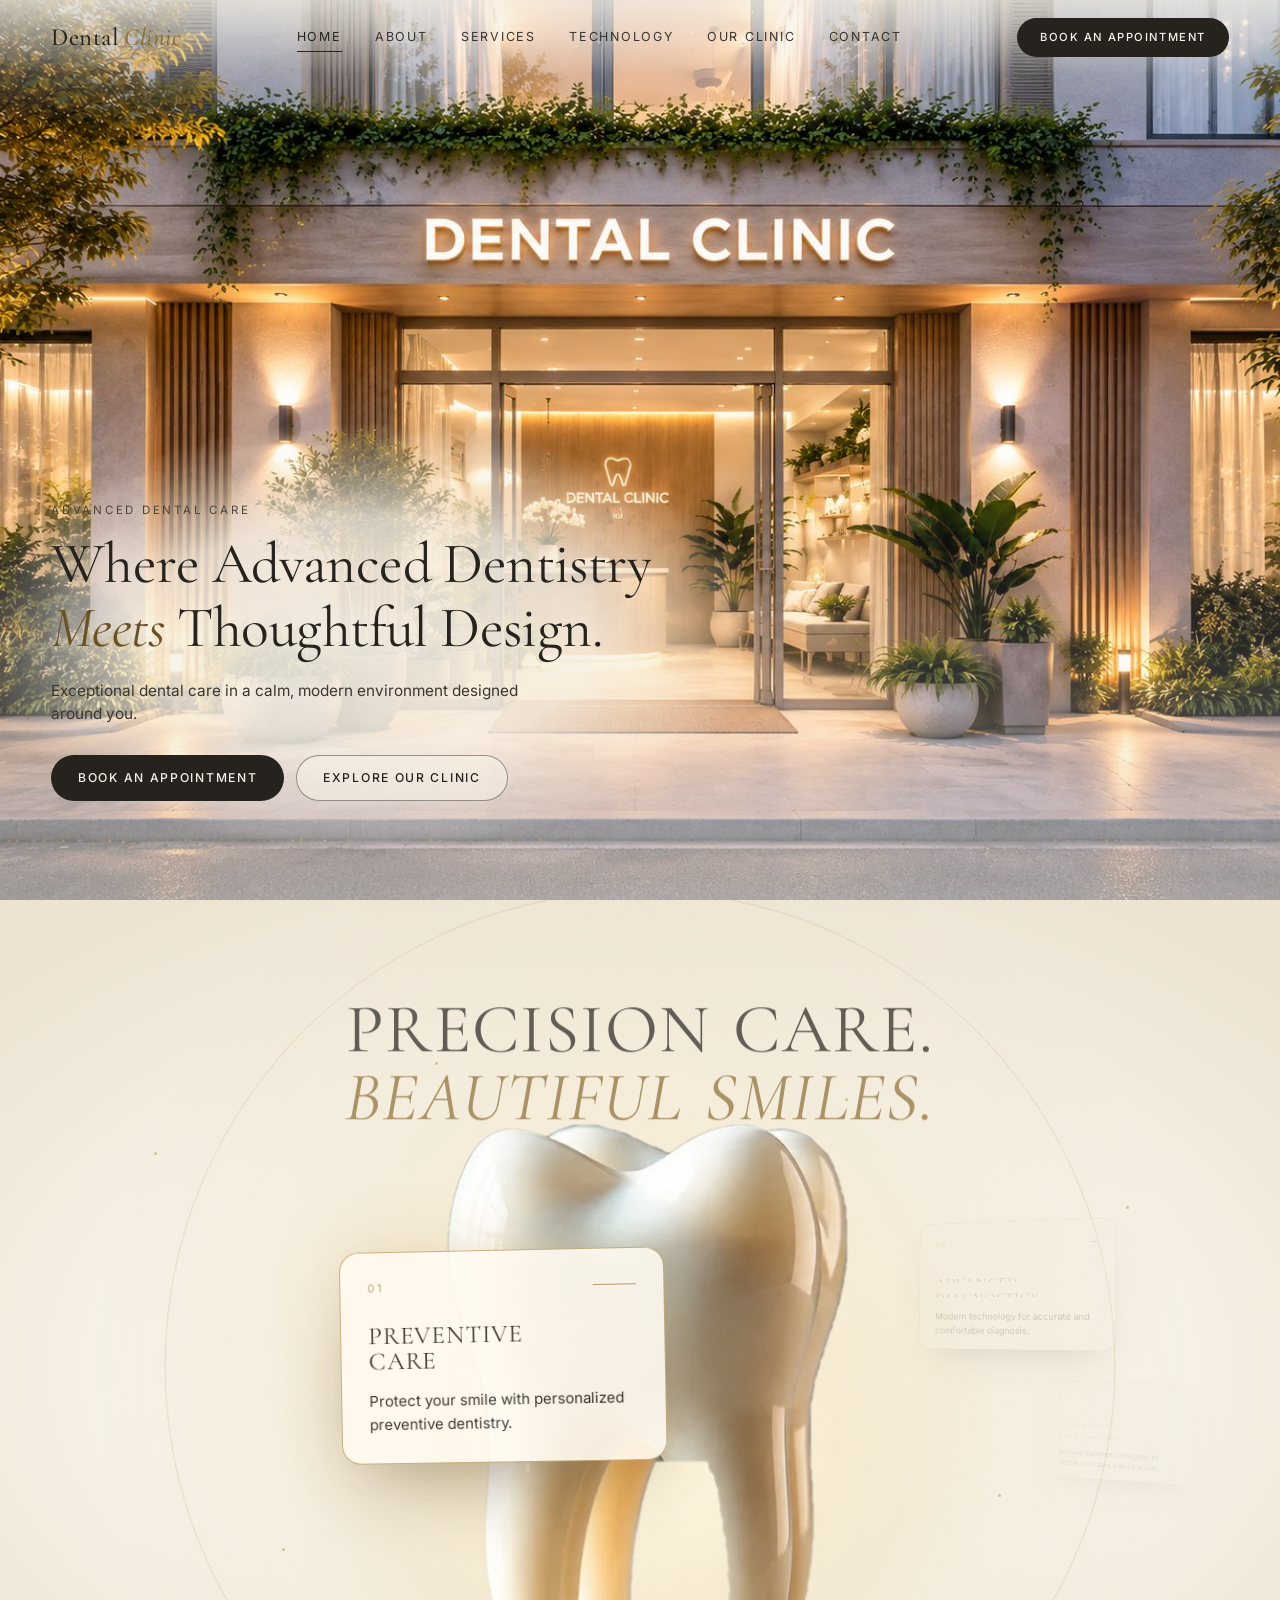
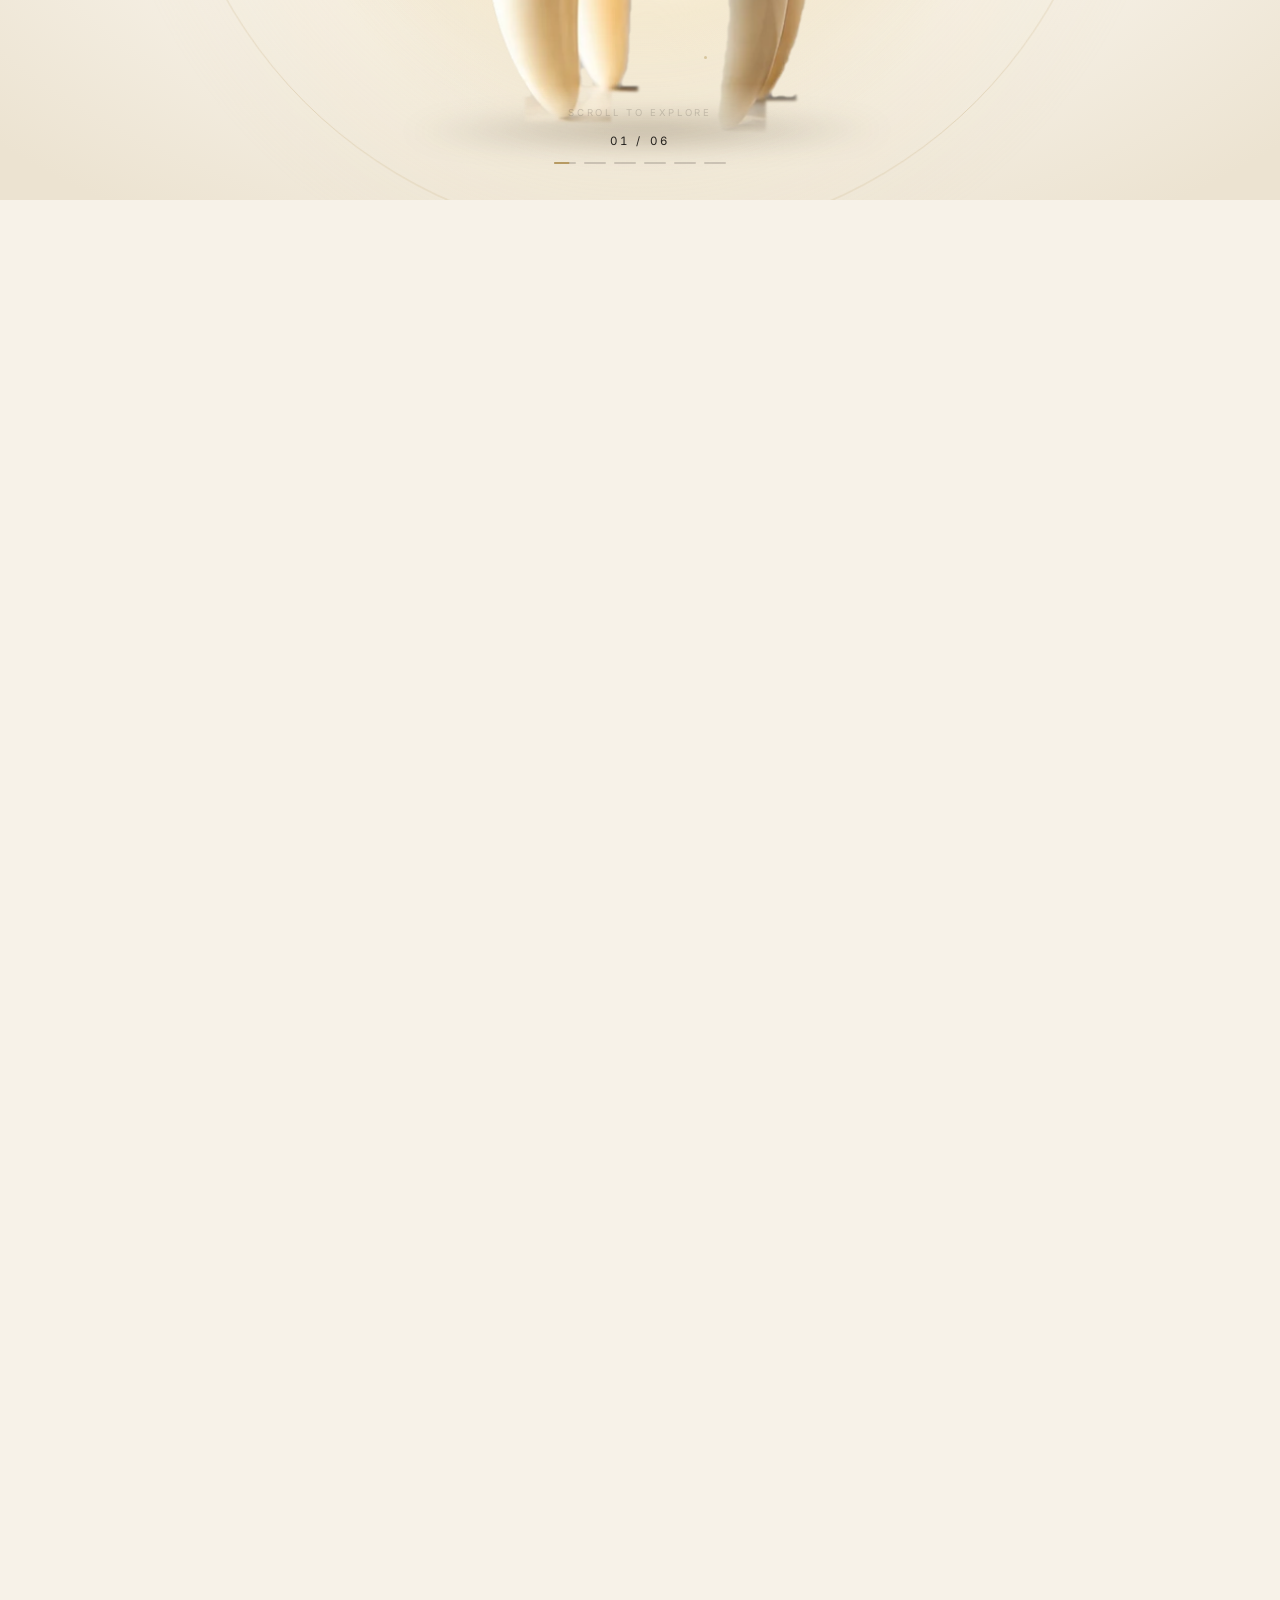
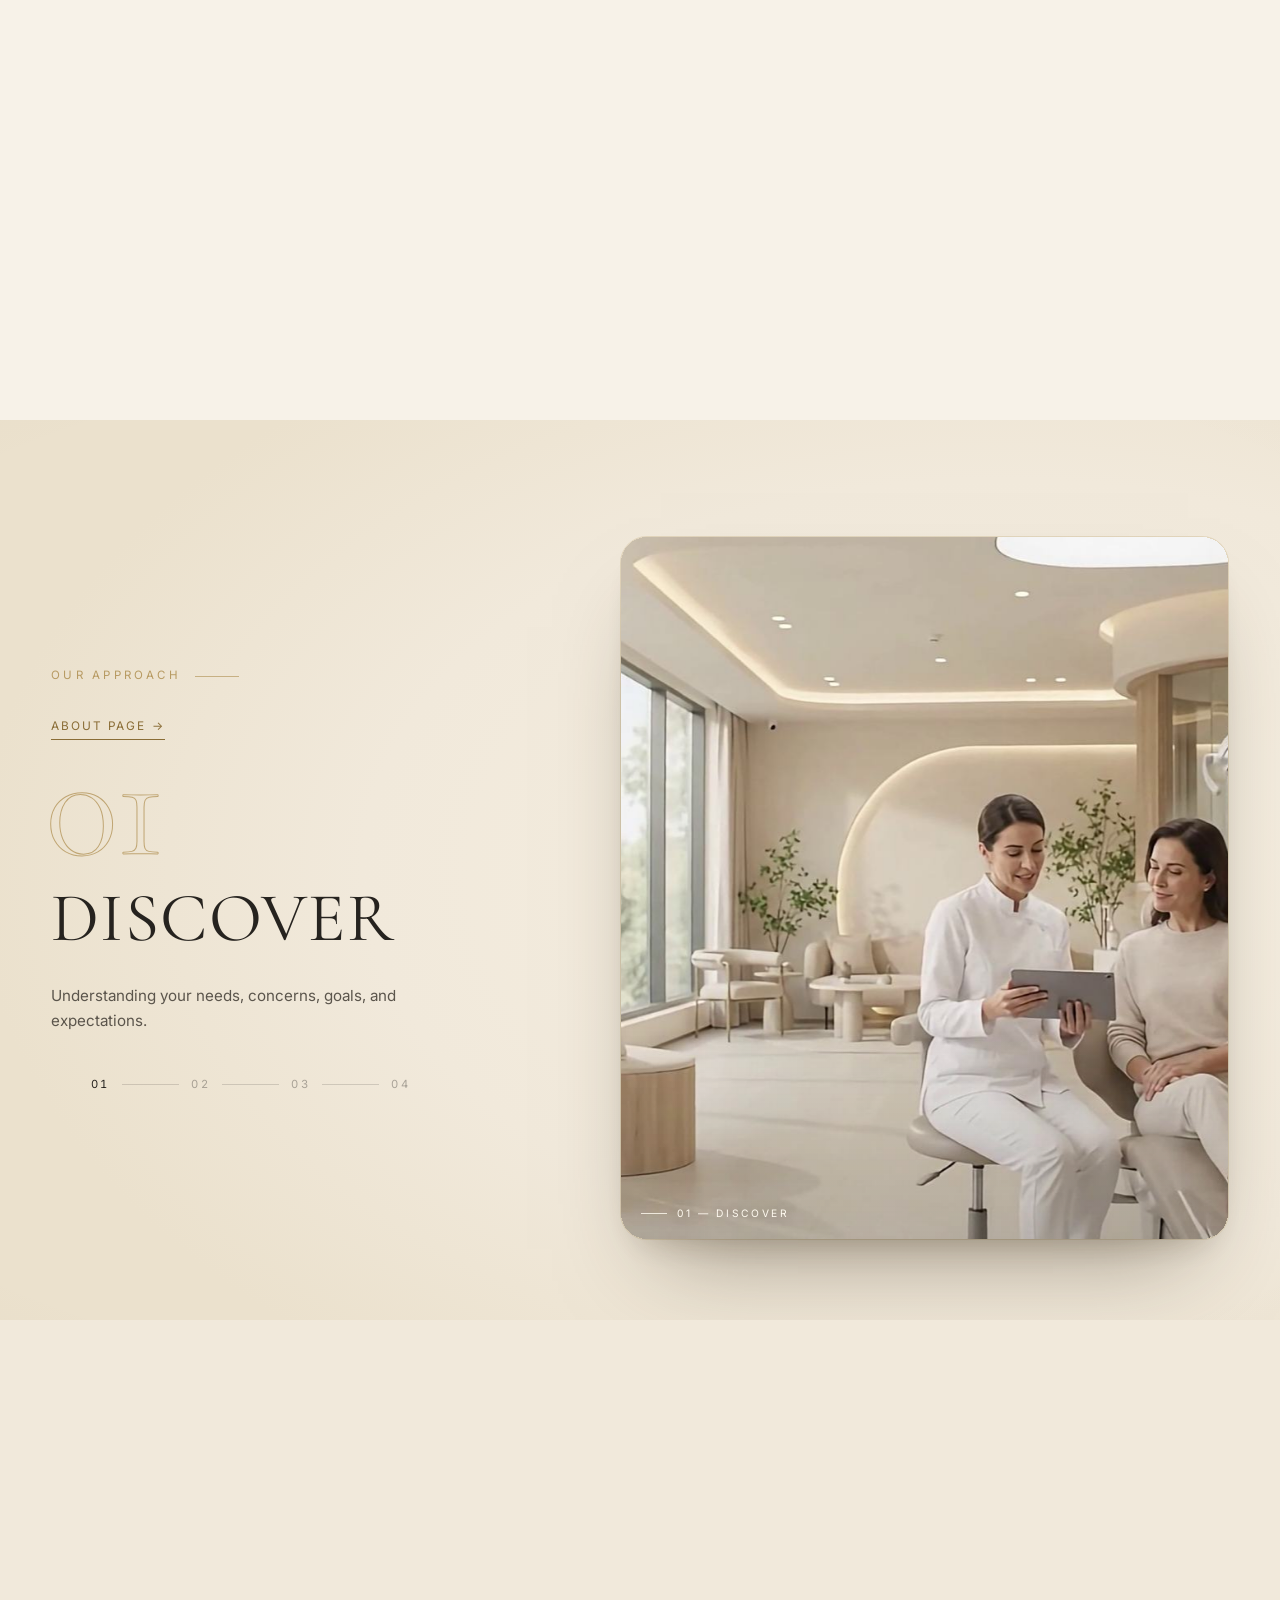
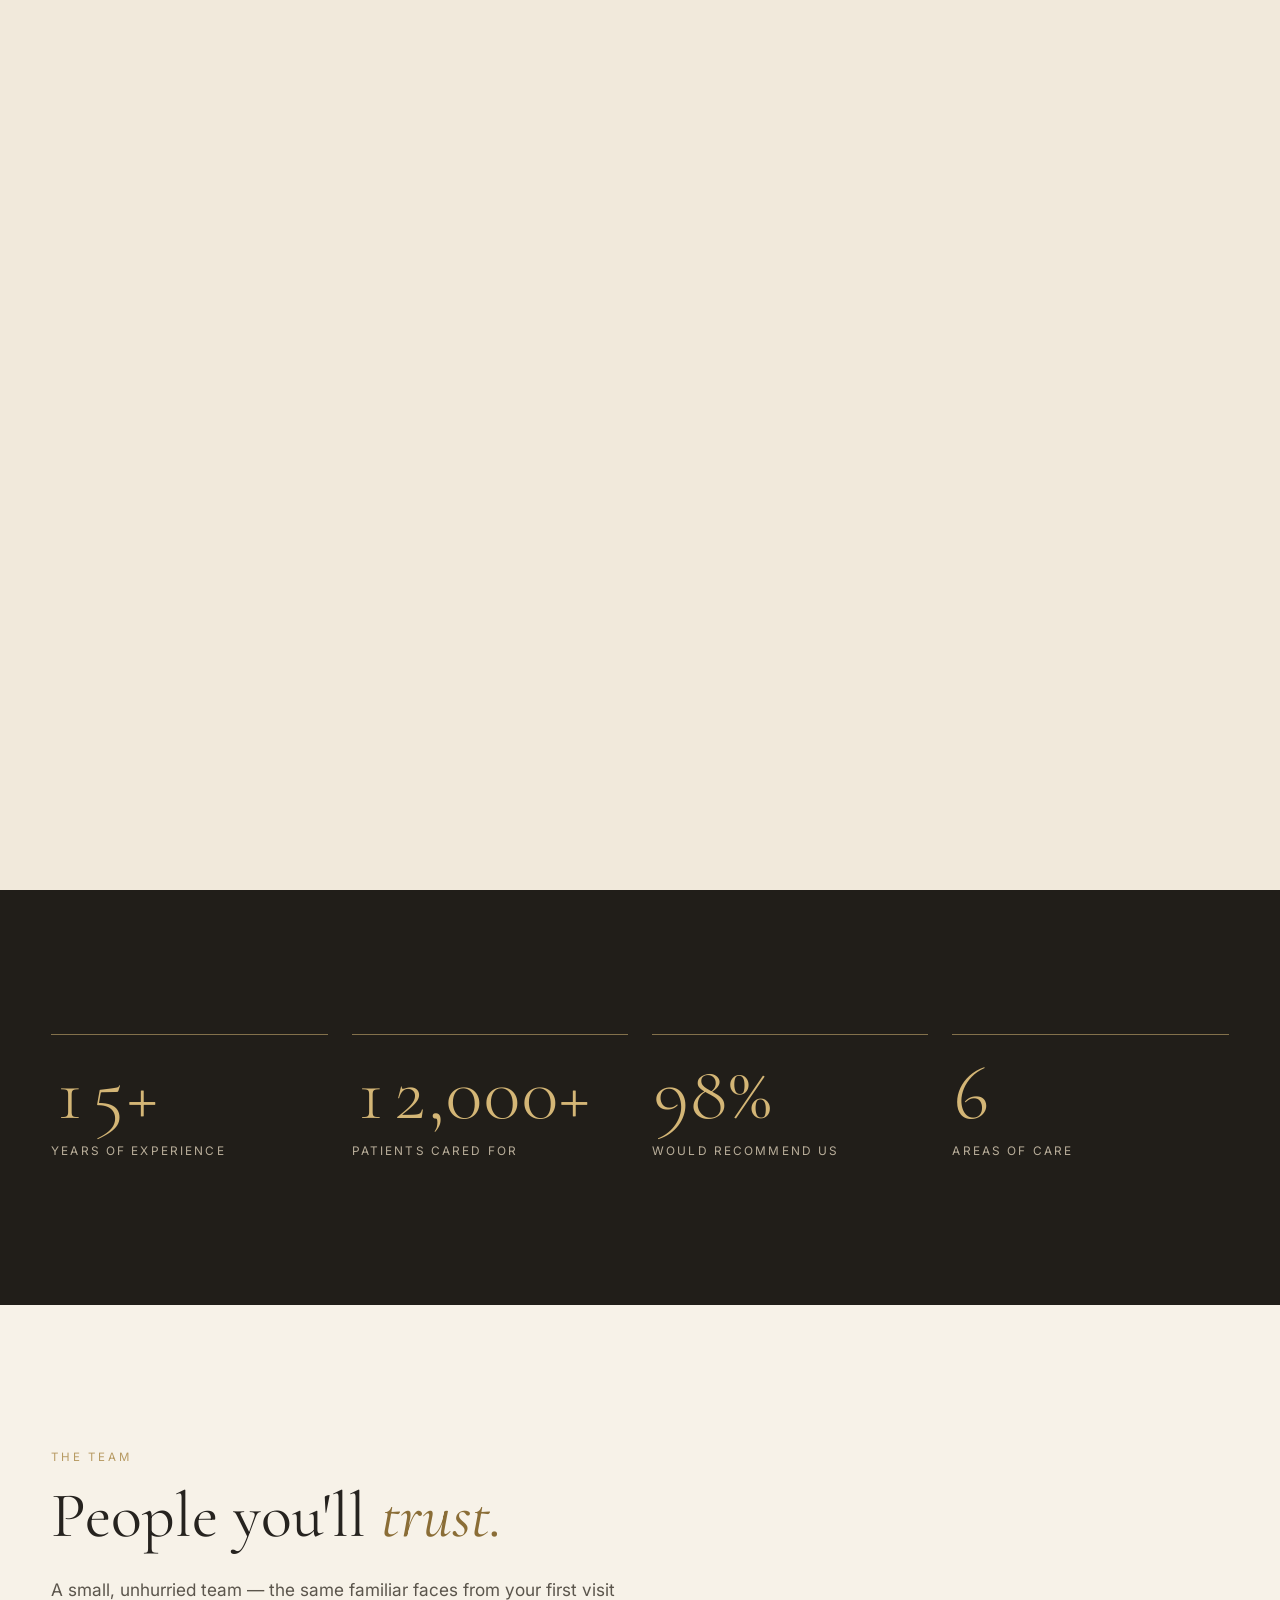
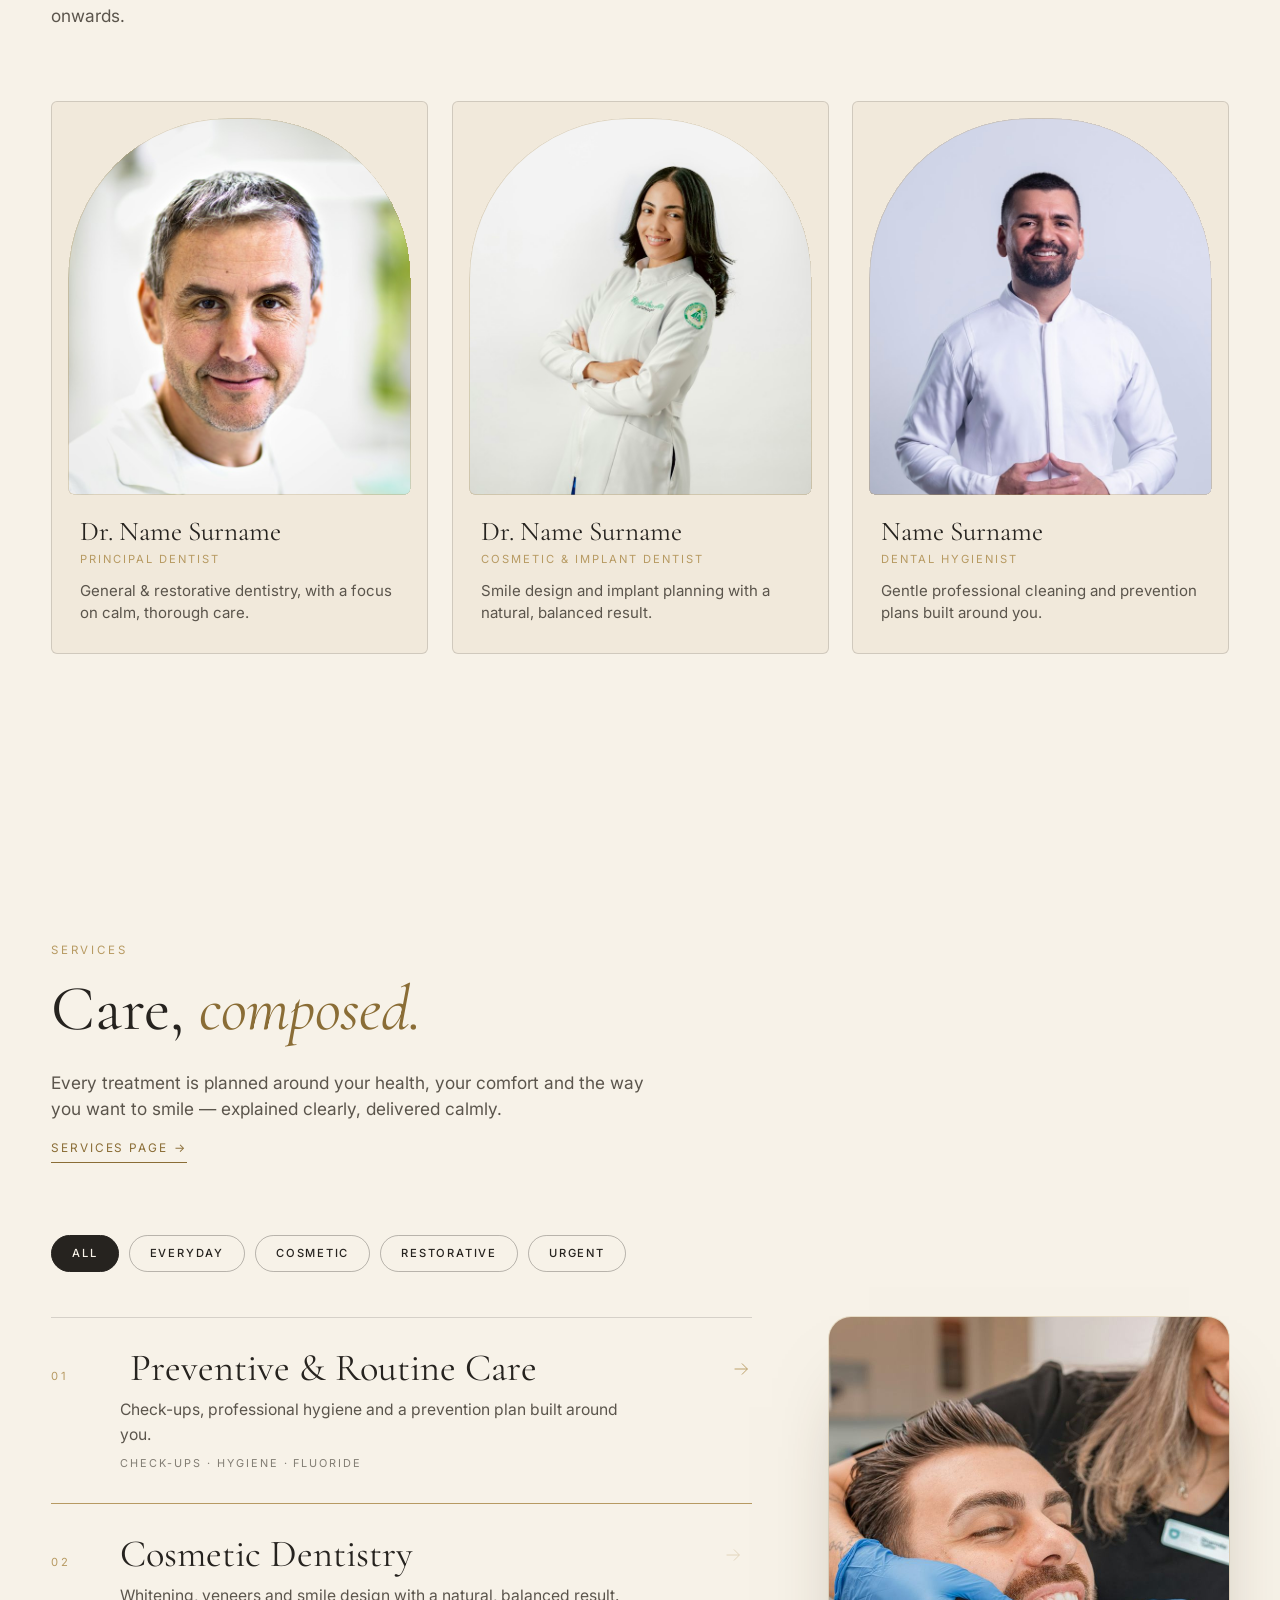
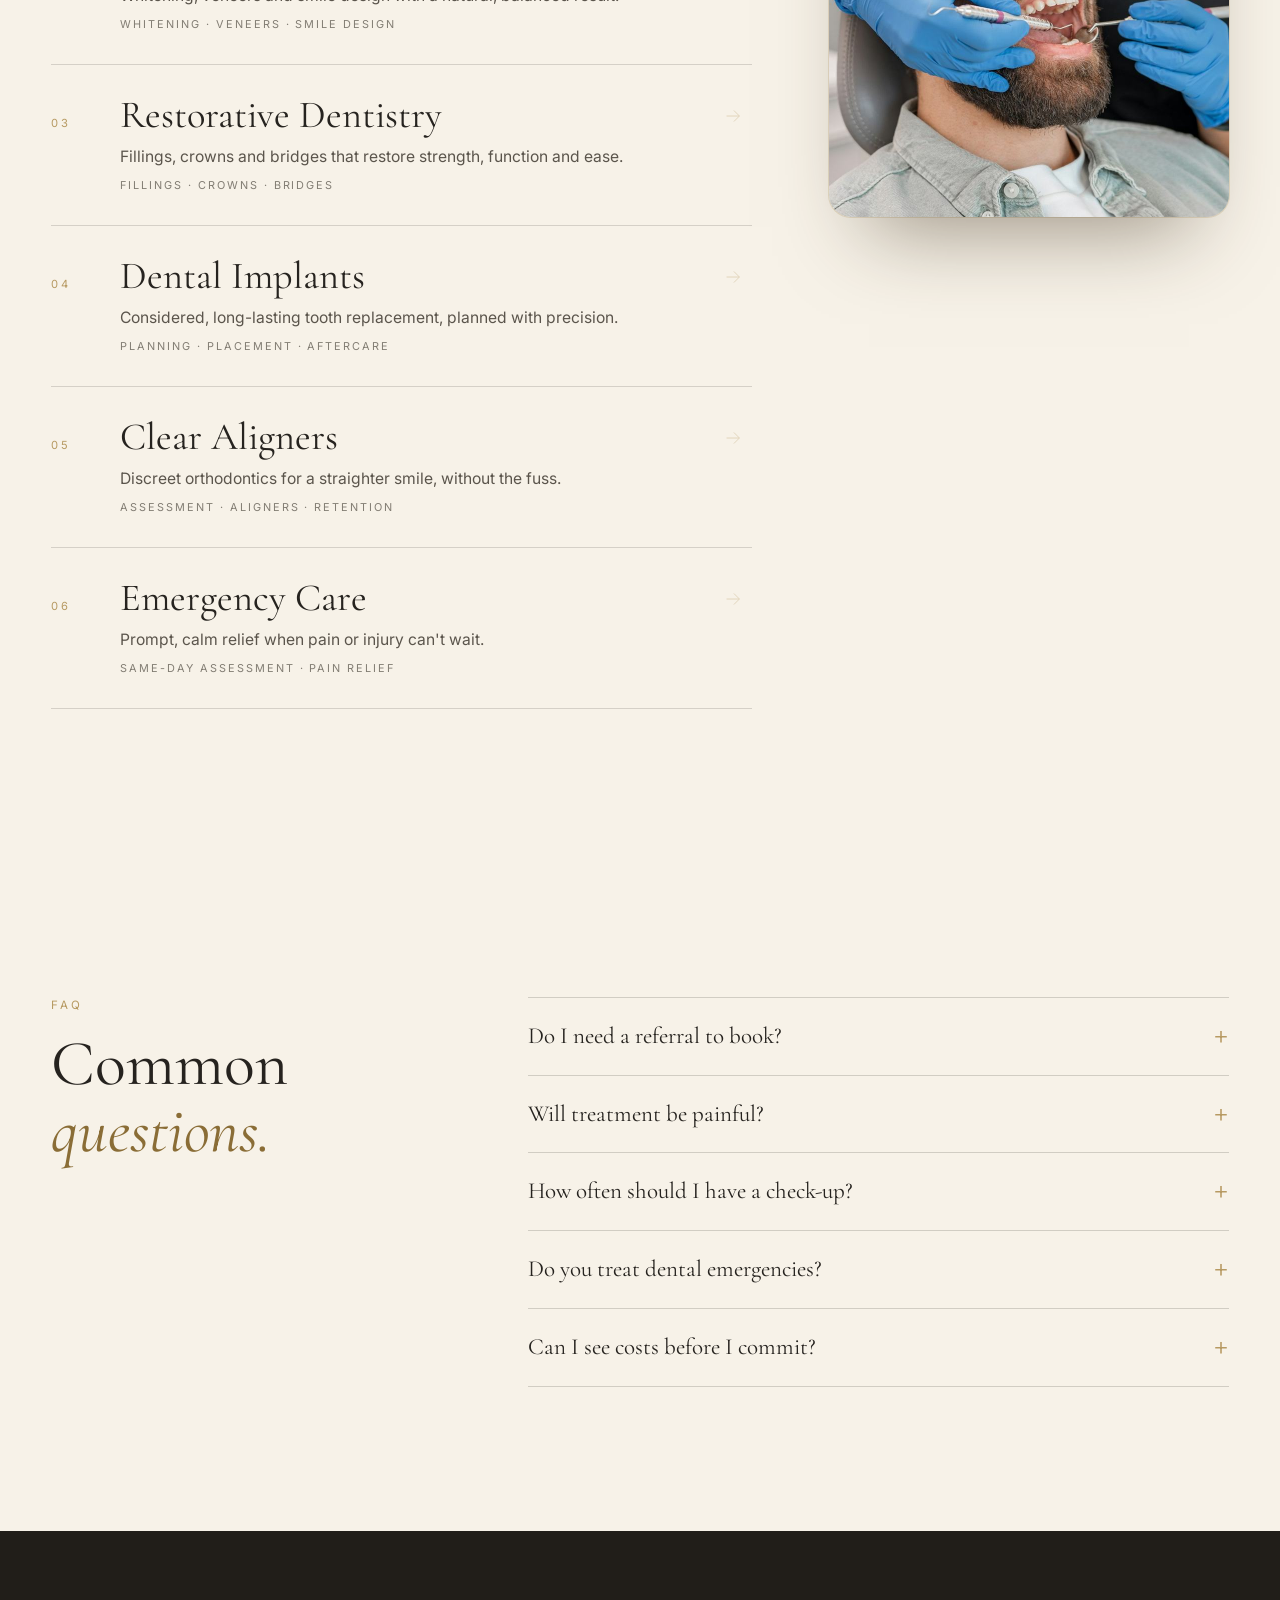
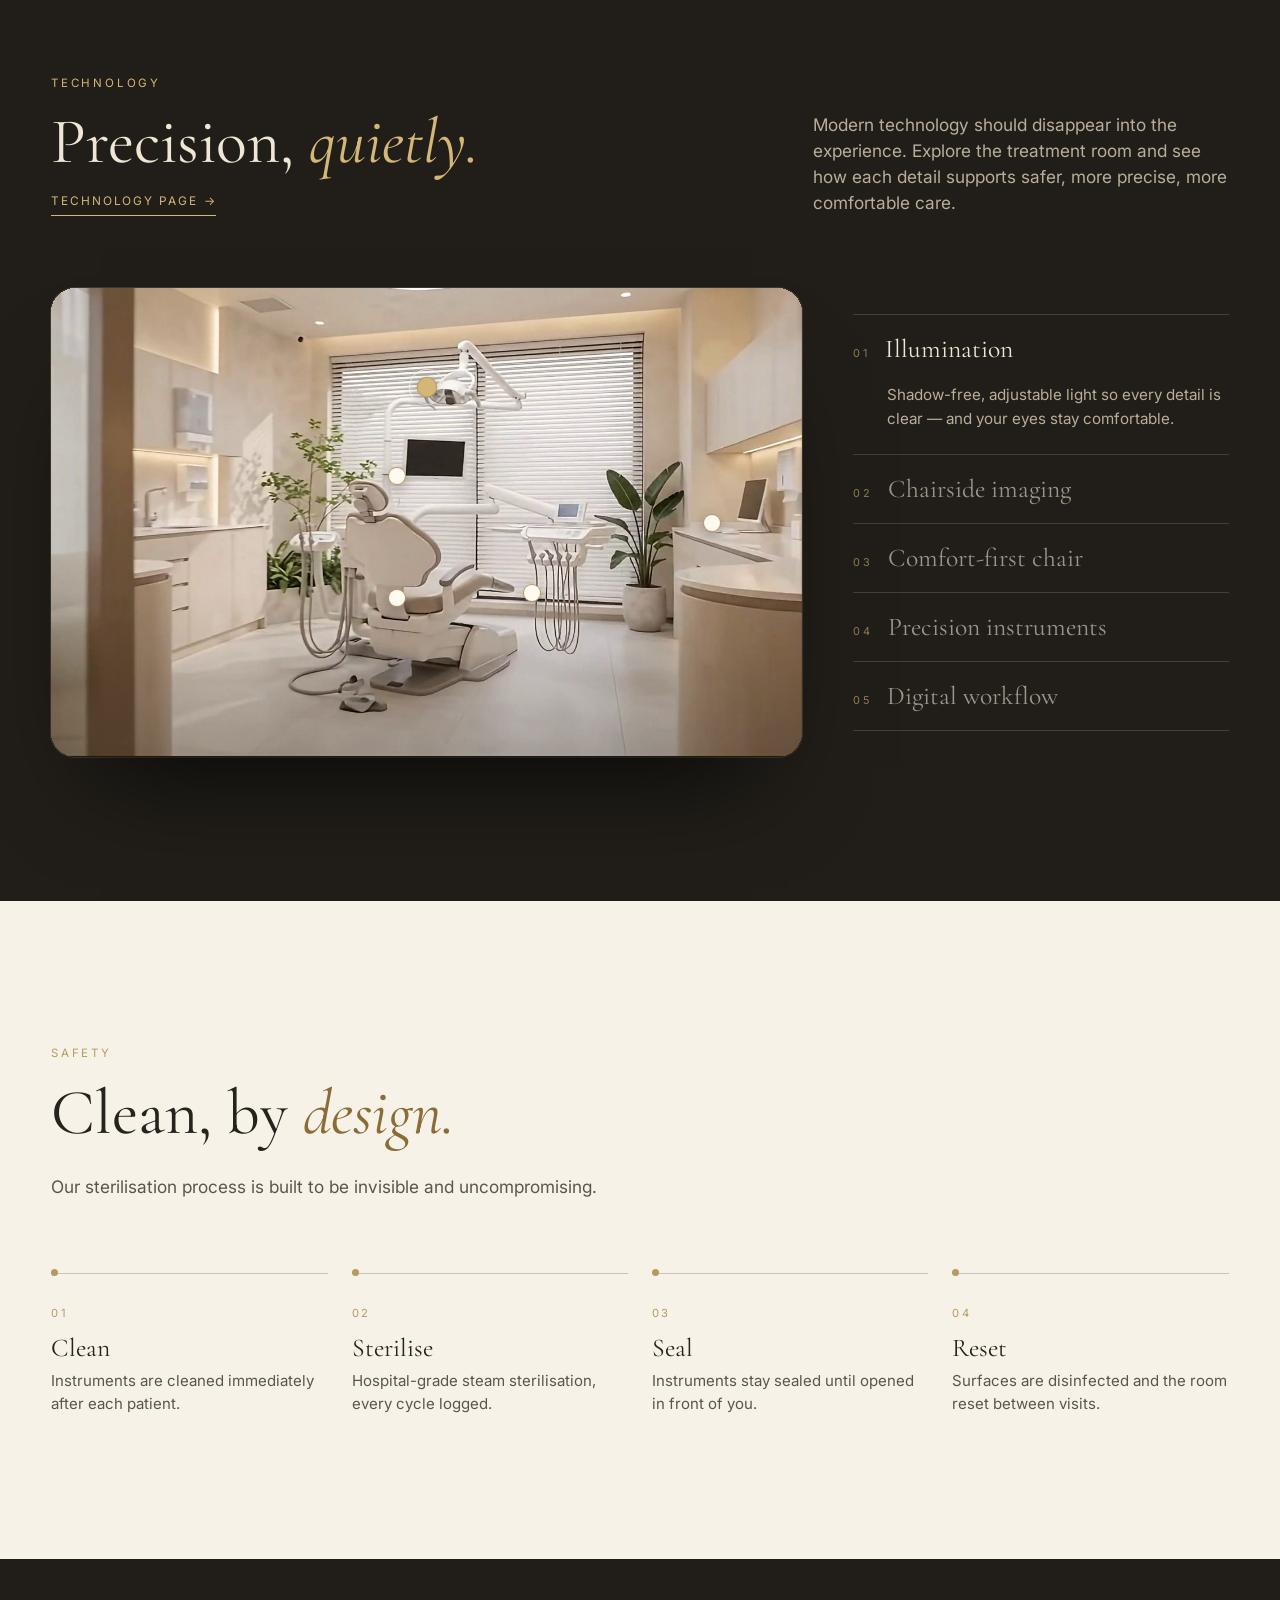
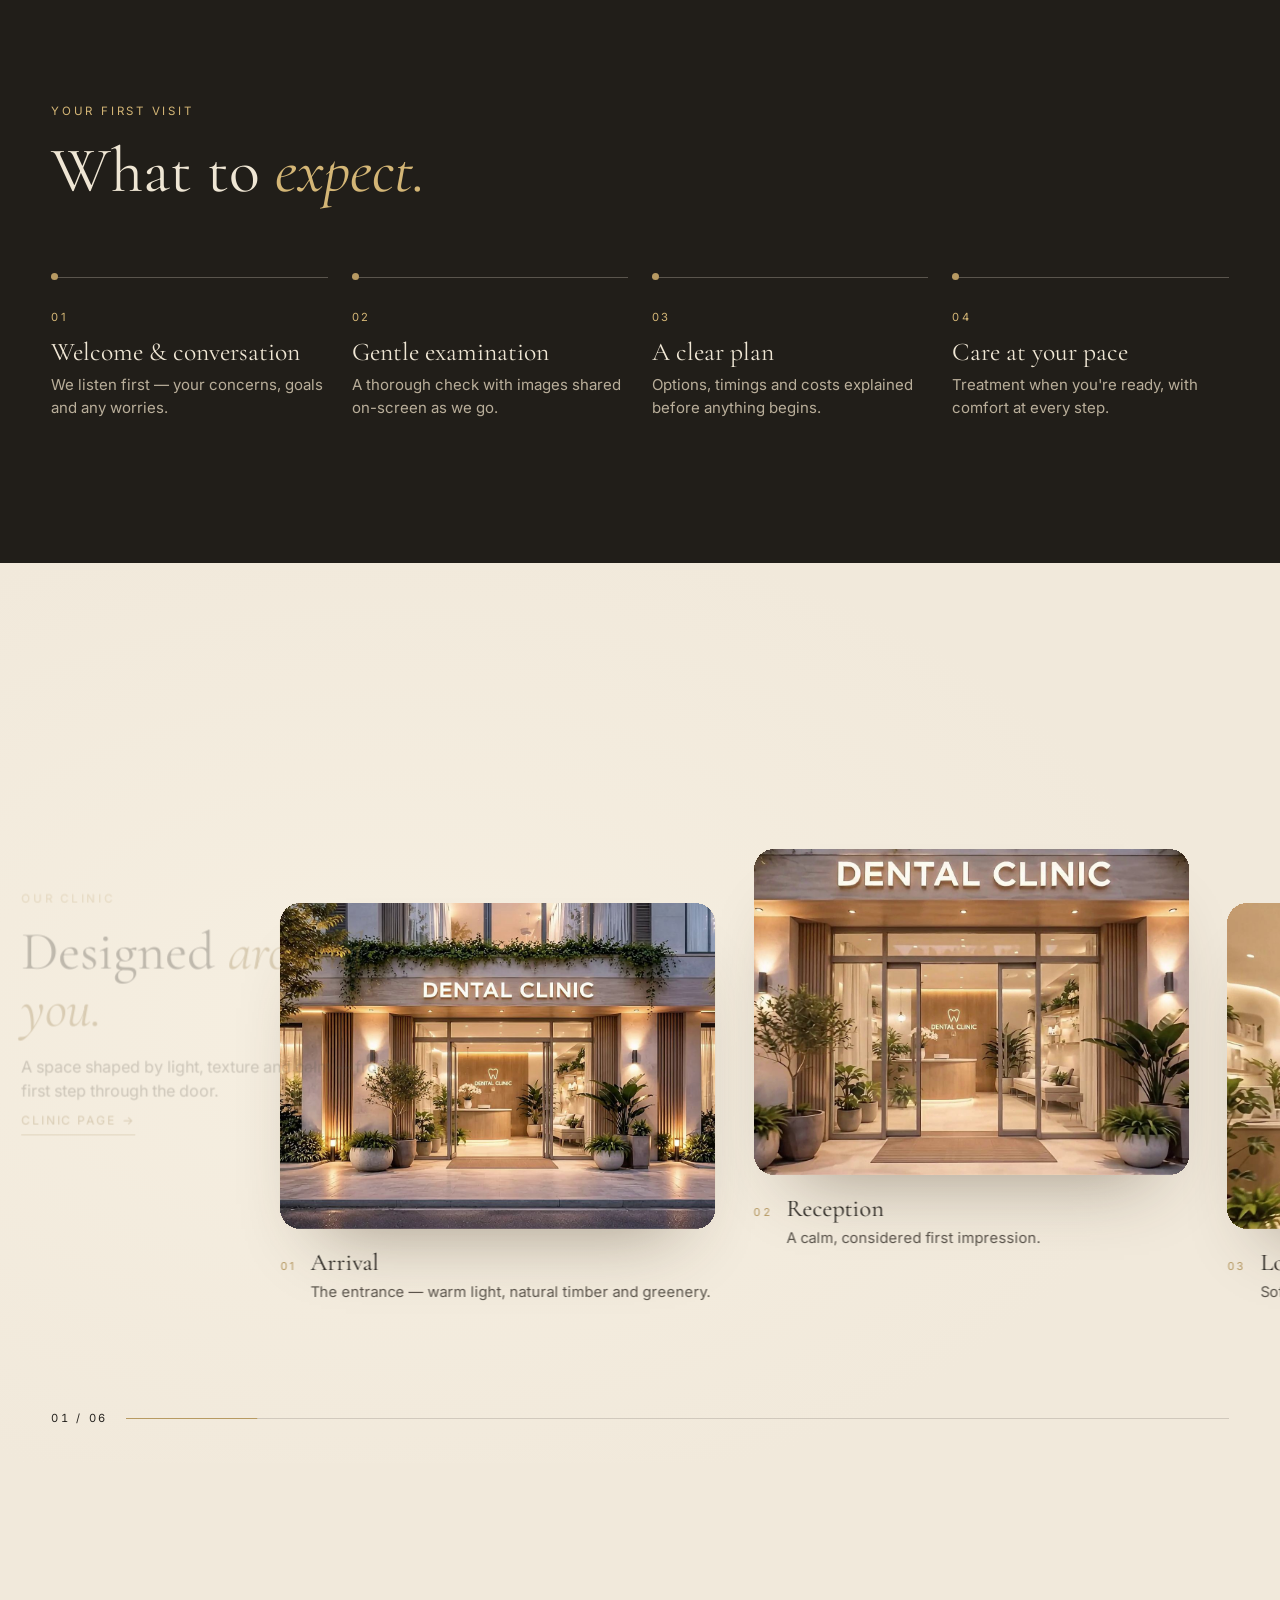
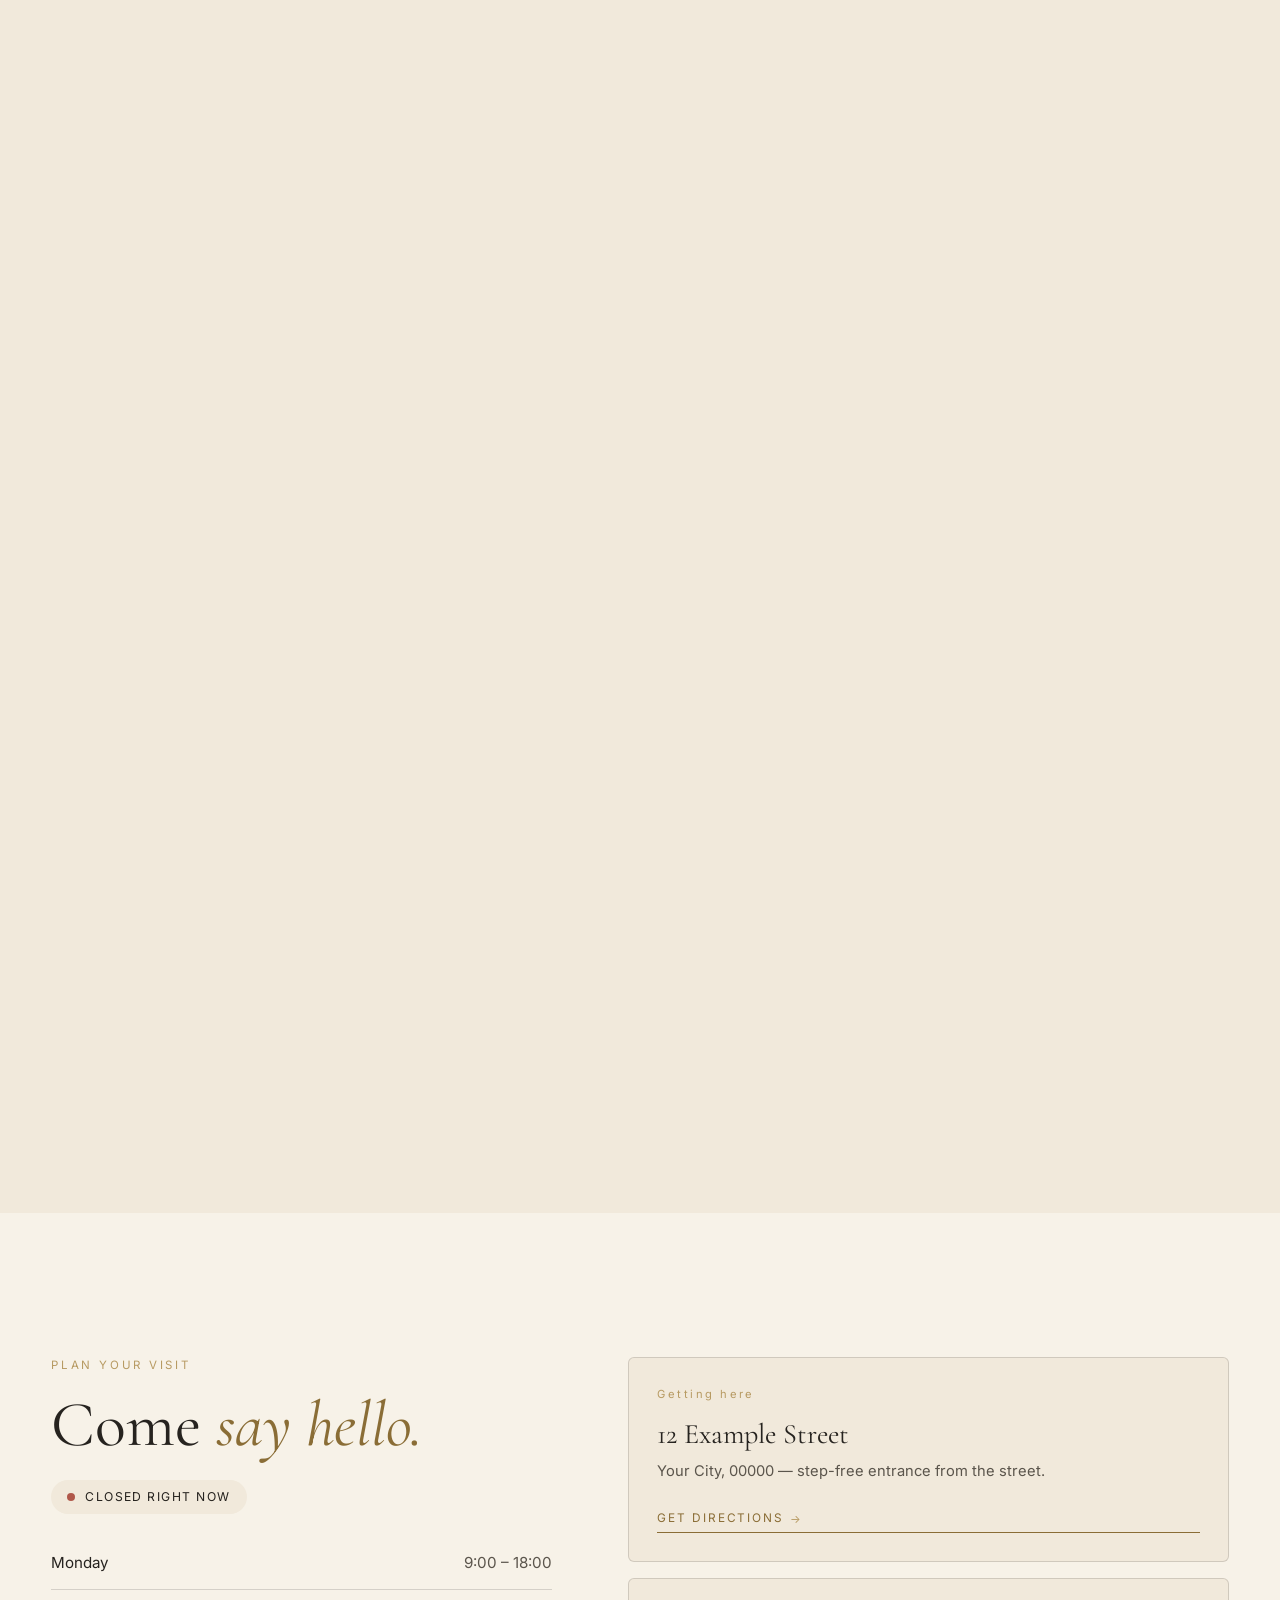
<file: index.html>
<!doctype html>
<html lang="en">
<head>
  <meta charset="utf-8">
  <meta name="viewport" content="width=device-width, initial-scale=1, viewport-fit=cover">
  <title>Dental Clinic — Advanced Dentistry, Thoughtful Design</title>
  <meta name="description" content="Exceptional dental care in a calm, modern environment designed around you.">
  <meta name="theme-color" content="#f4ede1">
  <link rel="icon" type="image/png" href="assets/tooth-icon.png">
  <link rel="preload" as="image" href="assets/hero/hero-bg.jpg" fetchpriority="high">
  <link rel="preconnect" href="https://fonts.googleapis.com">
  <link rel="preconnect" href="https://fonts.gstatic.com" crossorigin>
  <link href="https://fonts.googleapis.com/css2?family=Cormorant+Garamond:ital,wght@0,300;0,400;0,500;1,400&family=Inter:wght@400;500&display=swap" rel="stylesheet">
  <link rel="stylesheet" href="css/styles.css?v=14">
  <link rel="stylesheet" href="css/hero.css?v=14">
  <link rel="stylesheet" href="css/intro.css?v=14">
  <link rel="stylesheet" href="css/approach.css?v=14">
  <link rel="stylesheet" href="css/sections.css?v=14">
  <link rel="stylesheet" href="css/pages.css?v=14">
  <link rel="stylesheet" href="css/extras.css?v=14">
  <link rel="stylesheet" href="css/mobile.css?v=14">
</head>
<body>
  <a class="skip-link" href="#main">Skip to content</a>

  <header class="nav" id="nav">
    <a class="nav__brand" href="#top" aria-label="Dental Clinic — home">Dental<span>Clinic</span></a>
    <nav class="nav__links" id="nav-links" aria-label="Primary">
      <a href="#top" aria-current="page">Home</a>
      <a href="about.html">About</a>
      <a href="services.html">Services</a>
      <a href="technology.html">Technology</a>
      <a href="clinic.html">Our Clinic</a>
      <a href="contact.html">Contact</a>
    </nav>
    <a class="btn btn--nav" href="contact.html" data-magnetic><span class="lg">Book an Appointment</span><span class="sm">Book a visit</span></a>
    <button class="nav__toggle" id="nav-toggle" aria-label="Menu" aria-expanded="false" aria-controls="nav-links"><span></span><span></span></button>
  </header>

  <main id="main">
    <!-- Pinned, scroll-scrubbed hero -->
    <section class="hero" id="top" aria-label="Introduction">
      <div class="hero__stage">
        <img class="hero__film" src="assets/hero/hero-bg.jpg" alt="" fetchpriority="high" aria-hidden="true">
        <div class="hero__shade" aria-hidden="true"></div>

        <div class="hero__content" id="hero-content">
          <p class="eyebrow">Advanced dental care</p>
          <h1 class="headline" aria-label="Where Advanced Dentistry Meets Thoughtful Design.">
            <span class="line" aria-hidden="true"><span class="line__in">Where Advanced Dentistry</span></span>
            <span class="line" aria-hidden="true"><span class="line__in"><em>Meets</em> Thoughtful Design.</span></span>
          </h1>
          <p class="sub">Exceptional dental care in a calm, modern environment designed around you.</p>
          <div class="cta">
            <a class="btn btn--primary" href="#contact" data-magnetic>Book an Appointment</a>
            <a class="btn btn--ghost" href="#clinic" data-magnetic>Explore Our Clinic</a>
          </div>
        </div>
        <div class="scroll-ind" id="scroll-ind" aria-hidden="true"><span>Scroll to explore</span><i></i></div>
      </div>
    </section>

    <!-- Chapter 2: pinned tooth + orbiting service cards -->
    <section class="intro" id="about" aria-label="About the clinic">
      <div class="intro__stage">
        <div class="intro__bg" aria-hidden="true"></div>
        <div class="intro__dust" aria-hidden="true">
          <i style="left:12%;top:28%;animation-delay:-2s"></i><i style="left:22%;top:72%;animation-delay:-7s"></i>
          <i style="left:34%;top:18%;animation-delay:-4s"></i><i style="left:66%;top:22%;animation-delay:-9s"></i>
          <i style="left:78%;top:66%;animation-delay:-1s"></i><i style="left:88%;top:34%;animation-delay:-6s"></i>
          <i style="left:55%;top:84%;animation-delay:-11s"></i><i style="left:44%;top:60%;animation-delay:-5s"></i>
        </div>
        <div class="intro__heading">
          <h2 class="intro__title" aria-label="Precision care. Beautiful smiles.">
            <span class="row">Precision Care.</span>
            <span class="row">Beautiful Smiles.</span>
          </h2>
        </div>
        <div class="scene">
          <div class="tooth">
            <div class="tooth__glow"></div>
            <div class="tooth__shadow"></div>
            <img class="tooth__img" src="assets/tooth.webp" alt="Ivory molar tooth, softly lit" width="426" height="649" decoding="async">
          </div>
          <article class="card">
            <div class="card__top"><span class="card__num">01</span><i class="card__bar"></i></div>
            <h3 class="card__title"><span class="m"><span>Preventive</span></span><span class="m"><span>Care</span></span></h3>
            <p class="card__desc">Protect your smile with personalized preventive dentistry.</p>
          </article>
          <article class="card">
            <div class="card__top"><span class="card__num">02</span><i class="card__bar"></i></div>
            <h3 class="card__title"><span class="m"><span>Advanced</span></span><span class="m"><span>Diagnostics</span></span></h3>
            <p class="card__desc">Modern technology for accurate and comfortable diagnosis.</p>
          </article>
          <article class="card">
            <div class="card__top"><span class="card__num">03</span><i class="card__bar"></i></div>
            <h3 class="card__title"><span class="m"><span>Cosmetic</span></span><span class="m"><span>Dentistry</span></span></h3>
            <p class="card__desc">Refined treatments designed to create confident, natural smiles.</p>
          </article>
          <article class="card">
            <div class="card__top"><span class="card__num">04</span><i class="card__bar"></i></div>
            <h3 class="card__title"><span class="m"><span>Restorative</span></span><span class="m"><span>Care</span></span></h3>
            <p class="card__desc">Restore strength, function, and beauty with precision treatment.</p>
          </article>
          <article class="card">
            <div class="card__top"><span class="card__num">05</span><i class="card__bar"></i></div>
            <h3 class="card__title"><span class="m"><span>Patient</span></span><span class="m"><span>Comfort</span></span></h3>
            <p class="card__desc">A calm, welcoming environment designed around your comfort.</p>
          </article>
          <article class="card">
            <div class="card__top"><span class="card__num">06</span><i class="card__bar"></i></div>
            <h3 class="card__title"><span class="m"><span>Modern</span></span><span class="m"><span>Technology</span></span></h3>
            <p class="card__desc">Advanced dental technology supporting safer and more precise care.</p>
          </article>
        </div>
        <div class="intro__progress" aria-hidden="true">
          <span class="intro__hint">Scroll to explore</span>
          <span class="intro__count" id="intro-count">01 / 06</span>
          <span class="intro__dots"><i><b></b></i><i><b></b></i><i><b></b></i><i><b></b></i><i><b></b></i><i><b></b></i></span>
        </div>
        <div class="intro__veil" aria-hidden="true"></div>
      </div>
    </section>
    <!-- Chapter 3: Our Approach — scroll-linked storytelling -->
    <section class="approach" id="approach" aria-label="Our approach">
      <div class="approach__stage">
        <div class="approach__grain" aria-hidden="true"></div>
        <div class="approach__copy">
          <p class="approach__label">Our Approach</p>
          <a class="more" href="about.html">About page <span aria-hidden="true">→</span></a>
          <div class="approach__steps">
            <article class="step" aria-label="Step 01: Discover">
              <span class="step__num" aria-hidden="true">01</span>
              <h3 class="step__title">Discover</h3>
              <p class="step__desc">Understanding your needs, concerns, goals, and expectations.</p>
            </article>
            <article class="step" aria-label="Step 02: Diagnose">
              <span class="step__num" aria-hidden="true">02</span>
              <h3 class="step__title">Diagnose</h3>
              <p class="step__desc">Using advanced diagnostics and precise examination to understand your oral health.</p>
            </article>
            <article class="step" aria-label="Step 03: Treat">
              <span class="step__num" aria-hidden="true">03</span>
              <h3 class="step__title">Treat</h3>
              <p class="step__desc">Creating a personalized treatment plan using modern dental techniques and technology.</p>
            </article>
            <article class="step" aria-label="Step 04: Restore">
              <span class="step__num" aria-hidden="true">04</span>
              <h3 class="step__title">Restore</h3>
              <p class="step__desc">Focusing on long-term oral health, comfort, function, and confident smiles.</p>
            </article>
          </div>
          <ol class="approach__progress" aria-hidden="true">
            <li><span class="pg__n is-on">01</span><span class="pg__line"><i></i></span></li>
            <li><span class="pg__n">02</span><span class="pg__line"><i></i></span></li>
            <li><span class="pg__n">03</span><span class="pg__line"><i></i></span></li>
            <li><span class="pg__n">04</span></li>
          </ol>
        </div>
        <div class="approach__media">
          <div class="frame">
            <img class="ap" src="assets/stills/approach-1.jpg" alt="A dentist and patient beginning a consultation" width="1800" height="1012" decoding="async" loading="eager"><img class="ap" src="assets/stills/approach-2.jpg" alt="The dentist reviewing a digital model of the patient's teeth on a tablet" width="1800" height="1012" decoding="async" loading="lazy"><img class="ap" src="assets/stills/approach-3.jpg" alt="The dentist explaining a personalised treatment plan" width="1800" height="1012" decoding="async" loading="lazy"><img class="ap" src="assets/stills/approach-4.jpg" alt="The dentist and a smiling, confident patient" width="1800" height="1012" decoding="async" loading="lazy">
            <div class="frame__tag" aria-hidden="true"><i></i><span>01 — Discover</span></div>
          </div>
        </div>
        <div class="approach__veil" aria-hidden="true"></div>
      </div>
    </section>
    <section class="sec sec--dark stats" aria-label="The clinic in numbers">
      <div class="wrap stats__grid">
        <div data-reveal><b data-count="15" data-suffix="+">0</b><span>Years of experience</span></div>
        <div data-reveal style="--d:80ms"><b data-count="12000" data-suffix="+">0</b><span>Patients cared for</span></div>
        <div data-reveal style="--d:160ms"><b data-count="98" data-suffix="%">0</b><span>Would recommend us</span></div>
        <div data-reveal style="--d:240ms"><b data-count="6">0</b><span>Areas of care</span></div>
      </div>
    </section>
    <section class="sec sec--ivory" aria-labelledby="team-h">
      <div class="wrap">
        <header class="sec__head" data-reveal><p class="eyebrow eyebrow--dark">The team</p><h2 class="display" id="team-h">People you'll <em>trust.</em></h2><p class="lede">A small, unhurried team — the same familiar faces from your first visit onwards.</p></header>
        <div class="team">
          <article class="member" data-reveal><figure class="member__ph"><img src="assets/team/dentist-1.jpg" alt="Portrait of the principal dentist" width="720" height="880" loading="lazy" decoding="async"></figure><h3>Dr. Name Surname</h3><p class="member__role">Principal Dentist</p><p>General &amp; restorative dentistry, with a focus on calm, thorough care.</p></article>
          <article class="member" data-reveal style="--d:80ms"><figure class="member__ph"><img src="assets/team/dentist-2.jpg" alt="Portrait of the cosmetic and implant dentist" width="720" height="880" loading="lazy" decoding="async"></figure><h3>Dr. Name Surname</h3><p class="member__role">Cosmetic &amp; Implant Dentist</p><p>Smile design and implant planning with a natural, balanced result.</p></article>
          <article class="member" data-reveal style="--d:160ms"><figure class="member__ph"><img src="assets/team/hygienist.jpg" alt="Portrait of the dental hygienist" width="720" height="880" loading="lazy" decoding="async"></figure><h3>Name Surname</h3><p class="member__role">Dental Hygienist</p><p>Gentle professional cleaning and prevention plans built around you.</p></article>
        </div>
      </div>
    </section>
    <section class="sec sec--ivory" id="services" aria-labelledby="svc-h">
      <div class="wrap">
        <header class="sec__head" data-reveal>
          <p class="eyebrow eyebrow--dark">Services</p>
          <h2 class="display" id="svc-h">Care, <em>composed.</em></h2>
          <p class="lede">Every treatment is planned around your health, your comfort and the way you want to smile — explained clearly, delivered calmly.</p>
          <a class="more" href="services.html">Services page <span aria-hidden="true">→</span></a>
        </header>
        <div class="chips" role="group" aria-label="Filter services" data-reveal>
          <button type="button" class="chip is-on" data-f="all">All</button><button type="button" class="chip" data-f="everyday">Everyday</button><button type="button" class="chip" data-f="cosmetic">Cosmetic</button><button type="button" class="chip" data-f="restorative">Restorative</button><button type="button" class="chip" data-f="urgent">Urgent</button>
        </div>

        <div class="svcs">
          <ol class="svcs__list">
          <li class="svc" data-img="lounge" tabindex="0" data-reveal>
            <span class="svc__n">01</span>
            <h3 class="svc__t">Preventive & Routine Care</h3>
            <p class="svc__d">Check-ups, professional hygiene and a prevention plan built around you.<span class="svc__tags">Check-ups · Hygiene · Fluoride</span></p>
            <span class="svc__a" aria-hidden="true"><svg viewBox="0 0 24 24" width="22" height="22" fill="none" stroke="currentColor" stroke-width="1"><path d="M5 12h14M13 6l6 6-6 6"/></svg></span>
          </li>
          <li class="svc" data-img="smile" tabindex="0" data-reveal>
            <span class="svc__n">02</span>
            <h3 class="svc__t">Cosmetic Dentistry</h3>
            <p class="svc__d">Whitening, veneers and smile design with a natural, balanced result.<span class="svc__tags">Whitening · Veneers · Smile design</span></p>
            <span class="svc__a" aria-hidden="true"><svg viewBox="0 0 24 24" width="22" height="22" fill="none" stroke="currentColor" stroke-width="1"><path d="M5 12h14M13 6l6 6-6 6"/></svg></span>
          </li>
          <li class="svc" data-img="plan" tabindex="0" data-reveal>
            <span class="svc__n">03</span>
            <h3 class="svc__t">Restorative Dentistry</h3>
            <p class="svc__d">Fillings, crowns and bridges that restore strength, function and ease.<span class="svc__tags">Fillings · Crowns · Bridges</span></p>
            <span class="svc__a" aria-hidden="true"><svg viewBox="0 0 24 24" width="22" height="22" fill="none" stroke="currentColor" stroke-width="1"><path d="M5 12h14M13 6l6 6-6 6"/></svg></span>
          </li>
          <li class="svc" data-img="treatment" tabindex="0" data-reveal>
            <span class="svc__n">04</span>
            <h3 class="svc__t">Dental Implants</h3>
            <p class="svc__d">Considered, long-lasting tooth replacement, planned with precision.<span class="svc__tags">Planning · Placement · Aftercare</span></p>
            <span class="svc__a" aria-hidden="true"><svg viewBox="0 0 24 24" width="22" height="22" fill="none" stroke="currentColor" stroke-width="1"><path d="M5 12h14M13 6l6 6-6 6"/></svg></span>
          </li>
          <li class="svc" data-img="consult" tabindex="0" data-reveal>
            <span class="svc__n">05</span>
            <h3 class="svc__t">Clear Aligners</h3>
            <p class="svc__d">Discreet orthodontics for a straighter smile, without the fuss.<span class="svc__tags">Assessment · Aligners · Retention</span></p>
            <span class="svc__a" aria-hidden="true"><svg viewBox="0 0 24 24" width="22" height="22" fill="none" stroke="currentColor" stroke-width="1"><path d="M5 12h14M13 6l6 6-6 6"/></svg></span>
          </li>
          <li class="svc" data-img="reception" tabindex="0" data-reveal>
            <span class="svc__n">06</span>
            <h3 class="svc__t">Emergency Care</h3>
            <p class="svc__d">Prompt, calm relief when pain or injury can't wait.<span class="svc__tags">Same-day assessment · Pain relief</span></p>
            <span class="svc__a" aria-hidden="true"><svg viewBox="0 0 24 24" width="22" height="22" fill="none" stroke="currentColor" stroke-width="1"><path d="M5 12h14M13 6l6 6-6 6"/></svg></span>
          </li>
          </ol>
          <div class="svcs__preview" aria-hidden="true"><div class="svcs__frame"><img src="assets/services/preventive.jpg" alt="" loading="lazy" decoding="async" class="is-on" data-k="lounge"><img src="assets/services/cosmetic.jpg" alt="" loading="lazy" decoding="async" class="" data-k="smile"><img src="assets/services/restorative.jpg" alt="" loading="lazy" decoding="async" class="" data-k="plan"><img src="assets/services/implants.jpg" alt="" loading="lazy" decoding="async" class="" data-k="treatment"><img src="assets/services/aligners.jpg" alt="" loading="lazy" decoding="async" class="" data-k="consult"><img src="assets/services/emergency.jpg" alt="" loading="lazy" decoding="async" class="" data-k="reception"></div></div>
        </div>
      </div>
    </section>
    <section class="sec sec--ivory" aria-labelledby="sfaq-h">
      <div class="wrap faq">
        <header class="sec__head" data-reveal><p class="eyebrow eyebrow--dark">FAQ</p><h2 class="display" id="sfaq-h">Common <em>questions.</em></h2></header>
        <div class="faq__list" data-reveal><details class="faq__i"><summary>Do I need a referral to book?</summary><p>No. You can book directly — new patients are always welcome.</p></details><details class="faq__i"><summary>Will treatment be painful?</summary><p>We aim for comfortable care. Local anaesthetic and gentle technique are used, and you can pause at any time.</p></details><details class="faq__i"><summary>How often should I have a check-up?</summary><p>Most patients benefit from a check-up and hygiene visit every six months; we will tailor this to you.</p></details><details class="faq__i"><summary>Do you treat dental emergencies?</summary><p>Yes. Call us and we will arrange a same-day assessment where possible.</p></details><details class="faq__i"><summary>Can I see costs before I commit?</summary><p>Always. You receive a clear written plan and estimate before any treatment starts.</p></details></div>
      </div>
    </section>
    <section class="sec sec--dark" id="technology" aria-labelledby="tech-h">
      <div class="wrap">
        <header class="sec__head sec__head--row" data-reveal>
          <div>
            <p class="eyebrow">Technology</p>
            <h2 class="display" id="tech-h">Precision, <em>quietly.</em></h2>
          <a class="more" href="technology.html">Technology page <span aria-hidden="true">→</span></a>
          </div>
          <p class="lede">Modern technology should disappear into the experience. Explore the treatment room and see how each detail supports safer, more precise, more comfortable care.</p>
        </header>
        <div class="tech">
          <div class="tech__stage" data-reveal>
            <div class="tech__img"><img src="assets/stills/treatment.jpg" alt="The clinic's treatment room with dental chair, light and chairside monitor" loading="lazy" decoding="async"></div>
            <button type="button" class="spot is-on" style="left:50%;top:21%" data-i="0" aria-label="Illumination"><i></i></button><button type="button" class="spot" style="left:46%;top:40%" data-i="1" aria-label="Chairside imaging"><i></i></button><button type="button" class="spot" style="left:46%;top:66%" data-i="2" aria-label="Comfort-first chair"><i></i></button><button type="button" class="spot" style="left:64%;top:65%" data-i="3" aria-label="Precision instruments"><i></i></button><button type="button" class="spot" style="left:88%;top:50%" data-i="4" aria-label="Digital workflow"><i></i></button>
          </div>
          <ul class="tech__list">
            <li class="tech__item is-on" data-i="0">
              <button type="button" aria-expanded="true"><span class="tech__n">01</span><span class="tech__h">Illumination</span></button>
              <p>Shadow-free, adjustable light so every detail is clear — and your eyes stay comfortable.</p>
            </li>
            <li class="tech__item" data-i="1">
              <button type="button" aria-expanded="false"><span class="tech__n">02</span><span class="tech__h">Chairside imaging</span></button>
              <p>See what we see. Images are shared on-screen so you understand every step.</p>
            </li>
            <li class="tech__item" data-i="2">
              <button type="button" aria-expanded="false"><span class="tech__n">03</span><span class="tech__h">Comfort-first chair</span></button>
              <p>Supportive, posture-neutral seating designed for longer, calmer appointments.</p>
            </li>
            <li class="tech__item" data-i="3">
              <button type="button" aria-expanded="false"><span class="tech__n">04</span><span class="tech__h">Precision instruments</span></button>
              <p>Quiet, finely balanced instruments for gentle, accurate treatment.</p>
            </li>
            <li class="tech__item" data-i="4">
              <button type="button" aria-expanded="false"><span class="tech__n">05</span><span class="tech__h">Digital workflow</span></button>
              <p>Records, scans and plans live in one place, keeping your care joined-up.</p>
            </li>
          </ul>
        </div>
      </div>
    </section>
    <section class="sec sec--ivory" aria-labelledby="safe-h">
      <div class="wrap">
        <header class="sec__head" data-reveal><p class="eyebrow eyebrow--dark">Safety</p><h2 class="display" id="safe-h">Clean, by <em>design.</em></h2><p class="lede">Our sterilisation process is built to be invisible and uncompromising.</p></header>
        <ol class="flow flow--light">
          <li data-reveal><span>01</span><h3>Clean</h3><p>Instruments are cleaned immediately after each patient.</p></li>
          <li data-reveal style="--d:80ms"><span>02</span><h3>Sterilise</h3><p>Hospital-grade steam sterilisation, every cycle logged.</p></li>
          <li data-reveal style="--d:160ms"><span>03</span><h3>Seal</h3><p>Instruments stay sealed until opened in front of you.</p></li>
          <li data-reveal style="--d:240ms"><span>04</span><h3>Reset</h3><p>Surfaces are disinfected and the room reset between visits.</p></li>
        </ol>
      </div>
    </section>
    <section class="sec sec--dark" aria-labelledby="visit-h">
      <div class="wrap">
        <header class="sec__head" data-reveal><p class="eyebrow">Your first visit</p><h2 class="display" id="visit-h">What to <em>expect.</em></h2></header>
        <ol class="flow">
          <li data-reveal><span>01</span><h3>Welcome &amp; conversation</h3><p>We listen first — your concerns, goals and any worries.</p></li>
          <li data-reveal style="--d:80ms"><span>02</span><h3>Gentle examination</h3><p>A thorough check with images shared on-screen as we go.</p></li>
          <li data-reveal style="--d:160ms"><span>03</span><h3>A clear plan</h3><p>Options, timings and costs explained before anything begins.</p></li>
          <li data-reveal style="--d:240ms"><span>04</span><h3>Care at your pace</h3><p>Treatment when you're ready, with comfort at every step.</p></li>
        </ol>
      </div>
    </section>
    <section class="gallery" id="clinic" aria-labelledby="clinic-h">
      <div class="gallery__stage">
        <header class="gallery__head">
          <p class="eyebrow eyebrow--dark">Our clinic</p>
          <h2 class="display" id="clinic-h">Designed <em>around you.</em></h2>
          <p class="lede">A space shaped by light, texture and calm — from the first step through the door.</p>
          <a class="more" href="clinic.html">Clinic page <span aria-hidden="true">→</span></a>
        </header>
        <div class="gallery__track" id="gallery-track">
          <figure class="panel">
            <div class="panel__img"><img src="assets/stills/entrance.jpg" alt="The entrance — warm light, natural timber and greenery." loading="lazy" decoding="async"></div>
            <figcaption><span>01</span><b>Arrival</b><em>The entrance — warm light, natural timber and greenery.</em></figcaption>
          </figure>
          <figure class="panel">
            <div class="panel__img"><img src="assets/stills/reception.jpg" alt="A calm, considered first impression." loading="lazy" decoding="async"></div>
            <figcaption><span>02</span><b>Reception</b><em>A calm, considered first impression.</em></figcaption>
          </figure>
          <figure class="panel">
            <div class="panel__img"><img src="assets/stills/lounge.jpg" alt="Soft seating and daylight while you wait." loading="lazy" decoding="async"></div>
            <figcaption><span>03</span><b>Lounge</b><em>Soft seating and daylight while you wait.</em></figcaption>
          </figure>
          <figure class="panel">
            <div class="panel__img"><img src="assets/stills/consult.jpg" alt="Unhurried conversations, in comfort." loading="lazy" decoding="async"></div>
            <figcaption><span>04</span><b>Consultation</b><em>Unhurried conversations, in comfort.</em></figcaption>
          </figure>
          <figure class="panel">
            <div class="panel__img"><img src="assets/stills/plan.jpg" alt="Your plan, explained clearly and calmly." loading="lazy" decoding="async"></div>
            <figcaption><span>05</span><b>Planning</b><em>Your plan, explained clearly and calmly.</em></figcaption>
          </figure>
          <figure class="panel">
            <div class="panel__img"><img src="assets/stills/smile.jpg" alt="Care you can feel — and a smile you'll want to share." loading="lazy" decoding="async"></div>
            <figcaption><span>06</span><b>The result</b><em>Care you can feel — and a smile you'll want to share.</em></figcaption>
          </figure>
        </div>
        <div class="gallery__bar" aria-hidden="true"><span id="gallery-count">01 / 06</span><i><b id="gallery-fill"></b></i></div>
      </div>
    </section>
    <section class="sec sec--ivory" aria-labelledby="hrs-h">
      <div class="wrap visit">
        <div data-reveal>
          <p class="eyebrow eyebrow--dark">Plan your visit</p>
          <h2 class="display" id="hrs-h">Come <em>say hello.</em></h2>
          <p class="open" data-open-now><i></i><span>Checking hours…</span></p>
          <table class="hours"><tbody>
            <tr data-day="1"><th>Monday</th><td>9:00 – 18:00</td></tr><tr data-day="2"><th>Tuesday</th><td>9:00 – 18:00</td></tr><tr data-day="3"><th>Wednesday</th><td>9:00 – 18:00</td></tr><tr data-day="4"><th>Thursday</th><td>9:00 – 18:00</td></tr><tr data-day="5"><th>Friday</th><td>9:00 – 18:00</td></tr><tr data-day="6"><th>Saturday</th><td>10:00 – 14:00</td></tr><tr data-day="0"><th>Sunday</th><td>Closed</td></tr>
          </tbody></table>
        </div>
        <div class="visit__cards">
          <div class="tile" data-reveal><span>Getting here</span><h3>12 Example Street</h3><p>Your City, 00000 — step-free entrance from the street.</p><a class="more" href="https://www.google.com/maps/search/?api=1&amp;query=12+Example+Street+Your+City" target="_blank" rel="noopener">Get directions <span aria-hidden="true">→</span></a></div>
          <div class="tile" data-reveal style="--d:80ms"><span>Accessibility</span><h3>Open to everyone</h3><p>Step-free access, quiet waiting space and extra time on request.</p></div>
          <div class="tile" data-reveal style="--d:160ms"><span>Bring with you</span><h3>Just yourself</h3><p>A list of medications and any recent images, if you have them.</p></div>
        </div>
      </div>
    </section>
    <section class="sec sec--ivory contact" id="contact" aria-labelledby="contact-h">
      <div class="wrap contact__grid">
        <div class="contact__info" data-reveal>
          <p class="eyebrow eyebrow--dark">Contact</p>
          <h2 class="display" id="contact-h">Your smile <em>starts here.</em></h2>
          <p class="lede">Tell us a little about what you need and we'll arrange a time that suits you. New patients are always welcome.</p>
          <a class="more" href="contact.html">Contact page <span aria-hidden="true">→</span></a>
          <dl class="details details--cards"><div class="dcard" data-reveal><span class="dcard__ic"><svg viewBox="0 0 24 24" fill="none" stroke="currentColor" stroke-width="1.4" stroke-linecap="round" stroke-linejoin="round" aria-hidden="true"><path d="M12 21s-7-6.2-7-11.5A7 7 0 0 1 19 9.5C19 14.8 12 21 12 21z"/><circle cx="12" cy="9.5" r="2.5"/></svg></span><dt>Visit</dt><dd>12 Example Street<br>Your City, 00000</dd><dd class="dcard__act"><a href="https://www.google.com/maps/search/?api=1&amp;query=12+Example+Street+Your+City" target="_blank" rel="noopener">Get directions <span aria-hidden="true">→</span></a></dd></div><div class="dcard" data-reveal><span class="dcard__ic"><svg viewBox="0 0 24 24" fill="none" stroke="currentColor" stroke-width="1.4" stroke-linecap="round" stroke-linejoin="round" aria-hidden="true"><circle cx="12" cy="12" r="8.5"/><path d="M12 7.5V12l3 2"/></svg></span><dt>Hours <span class="open open--sm" data-open-now><i></i><span></span></span></dt><dd><span class="hrow"><b>Mon – Fri</b><span>9:00 – 18:00</span></span><span class="hrow"><b>Sat</b><span>10:00 – 14:00</span></span><span class="hrow hrow--off"><b>Sun</b><span>Closed</span></span></dd></div><div class="dcard" data-reveal><span class="dcard__ic"><svg viewBox="0 0 24 24" fill="none" stroke="currentColor" stroke-width="1.4" stroke-linecap="round" stroke-linejoin="round" aria-hidden="true"><path d="M5 4h4l2 5-2.5 1.5a11 11 0 0 0 5 5L15 13l5 2v4a2 2 0 0 1-2 2A16 16 0 0 1 3 6a2 2 0 0 1 2-2"/></svg></span><dt>Call</dt><dd><a href="tel:+10000000000">+1 (000) 000-0000</a></dd><dd class="dcard__act"><a href="tel:+10000000000">Call now <span aria-hidden="true">→</span></a></dd></div><div class="dcard" data-reveal><span class="dcard__ic"><svg viewBox="0 0 24 24" fill="none" stroke="currentColor" stroke-width="1.4" stroke-linecap="round" stroke-linejoin="round" aria-hidden="true"><rect x="3.5" y="5.5" width="17" height="13" rx="2"/><path d="m4 7 8 6 8-6"/></svg></span><dt>Write</dt><dd><a href="mailto:hello@dentalclinic.example">hello@dentalclinic.example</a></dd><dd class="dcard__act"><a href="mailto:hello@dentalclinic.example">Send an email <span aria-hidden="true">→</span></a></dd></div></dl>
        </div>
        <form class="form" id="booking" novalidate data-reveal>
          <div class="form__fields">
            <label class="fld"><span>Full name</span><input name="name" type="text" autocomplete="name" required></label>
            <label class="fld"><span>Phone</span><input name="phone" type="tel" autocomplete="tel" required></label>
            <label class="fld fld--wide"><span>Email</span><input name="email" type="email" autocomplete="email" required></label>
            <label class="fld"><span>Treatment</span><select name="service"><option>Preventive & routine care</option><option>Cosmetic dentistry</option><option>Restorative dentistry</option><option>Dental implants</option><option>Clear aligners</option><option>Emergency care</option><option>Not sure yet</option></select></label>
            <label class="fld"><span>Preferred time</span><select name="time"><option>Morning</option><option>Afternoon</option><option>Evening</option></select></label>
            <label class="fld fld--wide"><span>Anything we should know? <small>(optional)</small></span><textarea name="note" rows="3"></textarea></label>
          </div>
          <button class="btn btn--primary form__submit" type="submit" data-magnetic>Request an appointment</button>
          <p class="form__note">We'll reply within one working day. Your details are used only to arrange your visit.</p>
          <div class="form__ok" role="status" aria-live="polite" hidden>
            <span class="form__tick" aria-hidden="true"></span>
            <h3>Thank you.</h3>
            <p>Your request has arrived. We'll be in touch shortly to confirm a time.</p>
          </div>
        </form>
      </div>
    </section>
  </main>

  <footer class="foot">
    <div class="wrap">
      <p class="foot__mark" aria-hidden="true">Dental <em>Clinic</em></p>
      <div class="foot__cols">
        <div><h4>Explore</h4><a href="about.html">About</a><a href="services.html">Services</a><a href="technology.html">Technology</a><a href="clinic.html">Our Clinic</a></div>
        <div><h4>Visit</h4><span>12 Example Street<br>Your City, 00000</span><a href="contact.html">Book an appointment</a></div>
        <div><h4>Hours</h4><span>Mon – Fri 9:00 – 18:00<br>Sat 10:00 – 14:00</span></div>
      </div>
      <p class="foot__legal"><span>© 2026 Dental Clinic. All rights reserved.</span><a href="#top">Back to top ↑</a></p>
    </div>
  </footer>


  <script src="js/scroll.js?v=14"></script>
  <script src="js/hero.js?v=14"></script>
  <script src="js/intro.js?v=14"></script>
  <script src="js/approach.js?v=14"></script>
  <script src="js/sections.js?v=14"></script>
  <script src="js/extras.js?v=14"></script>
</body>
</html>
</file>
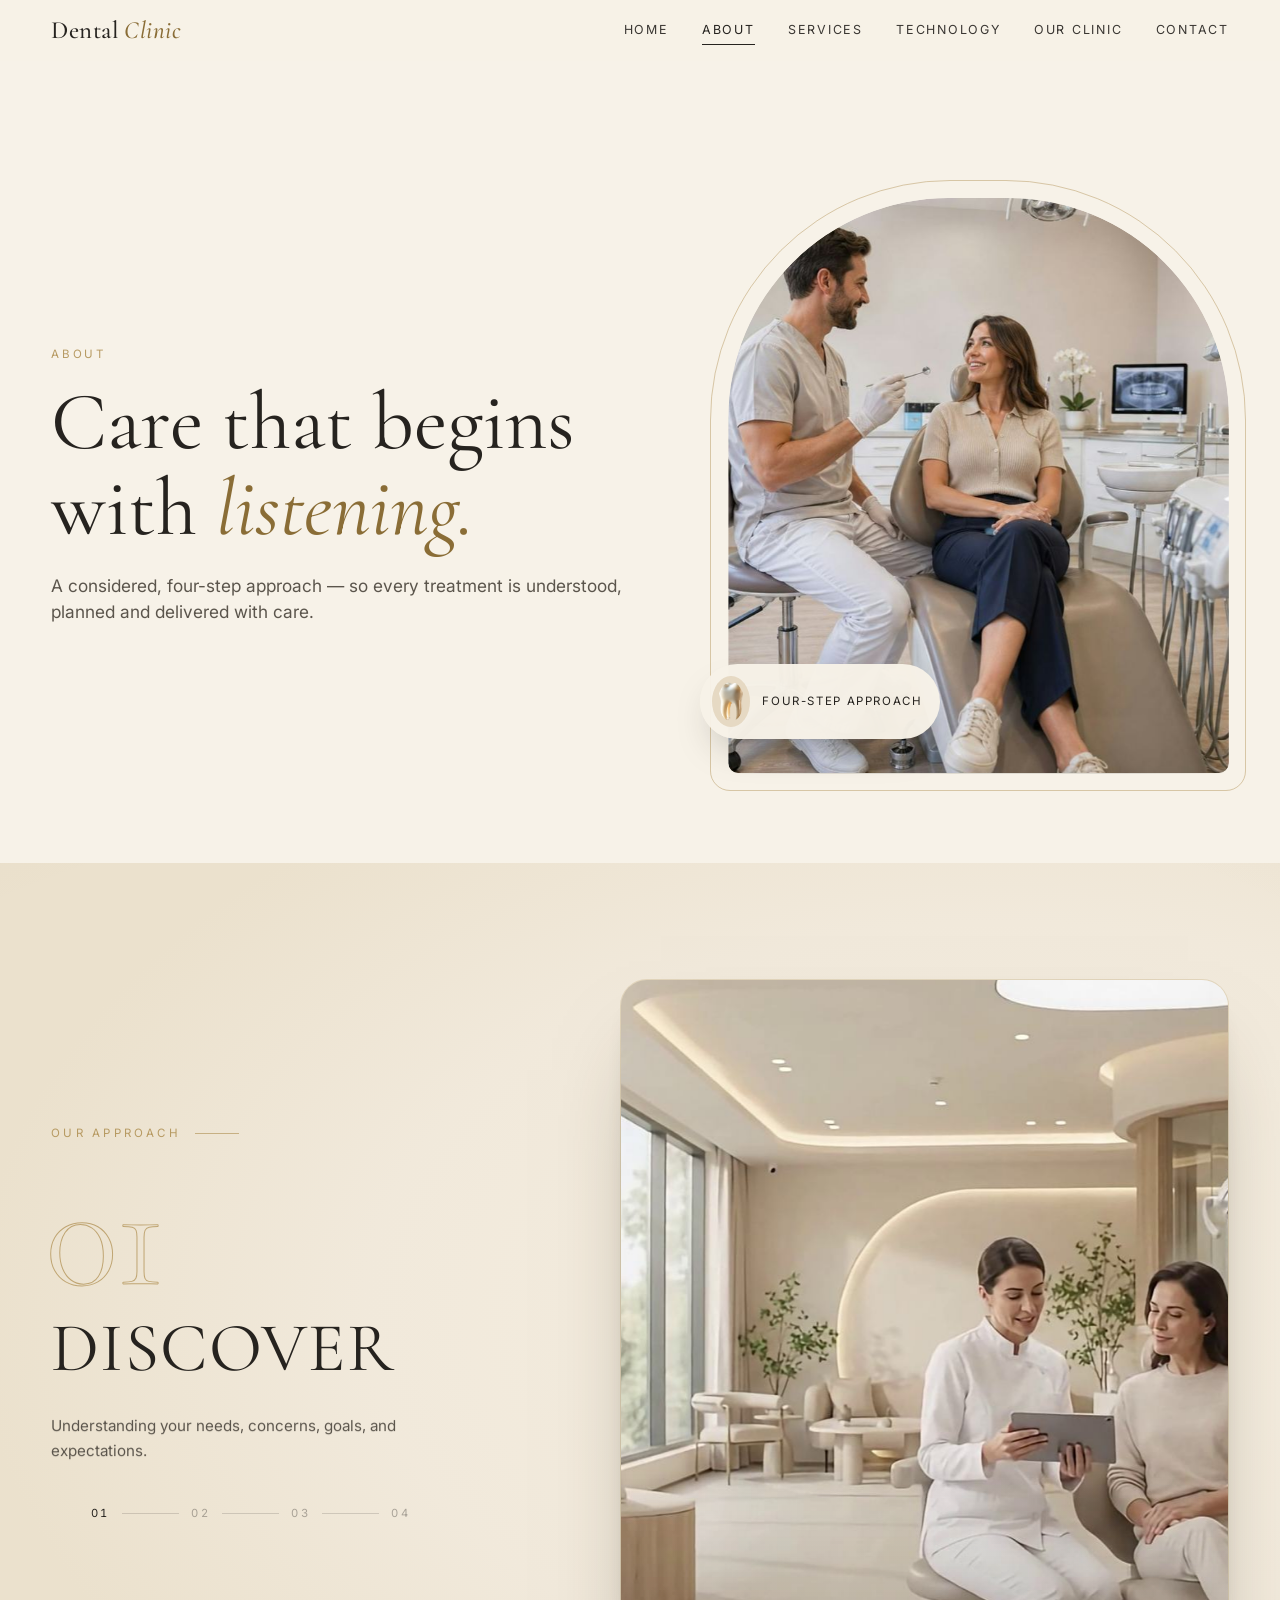
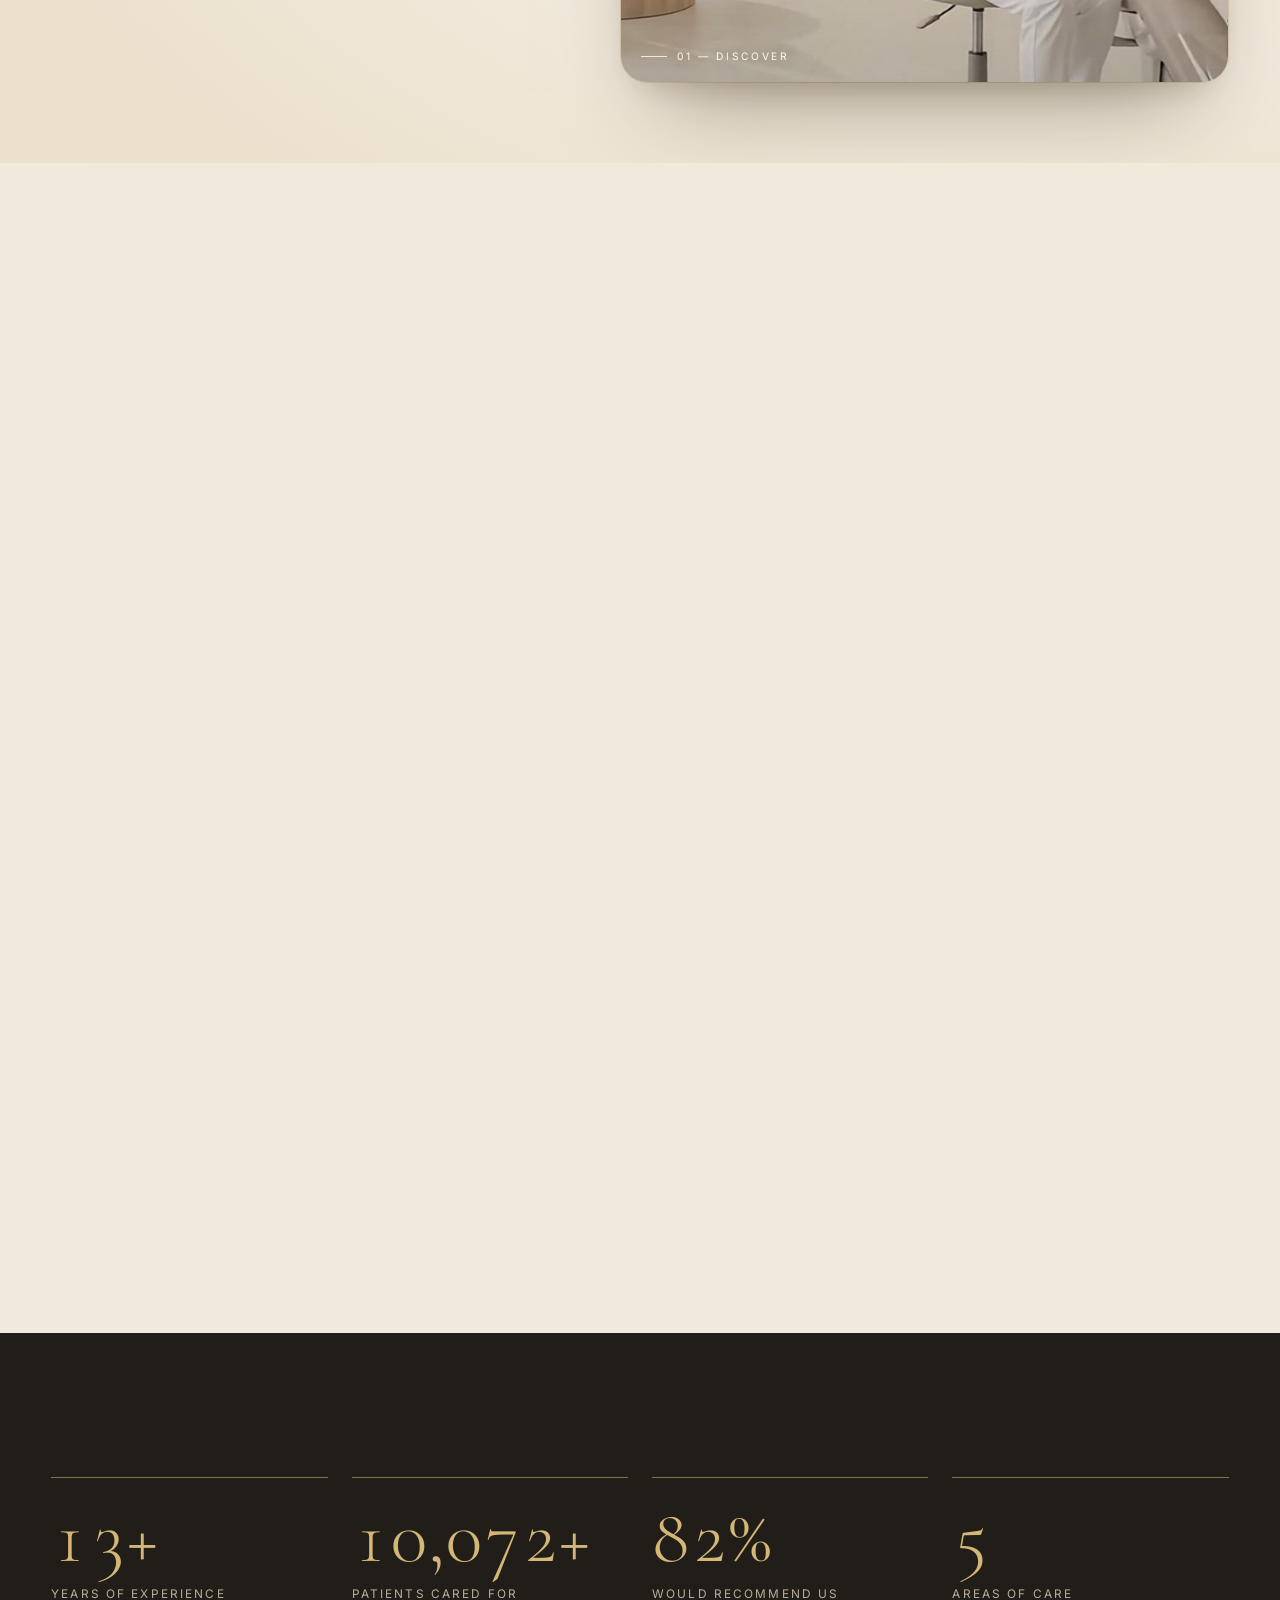
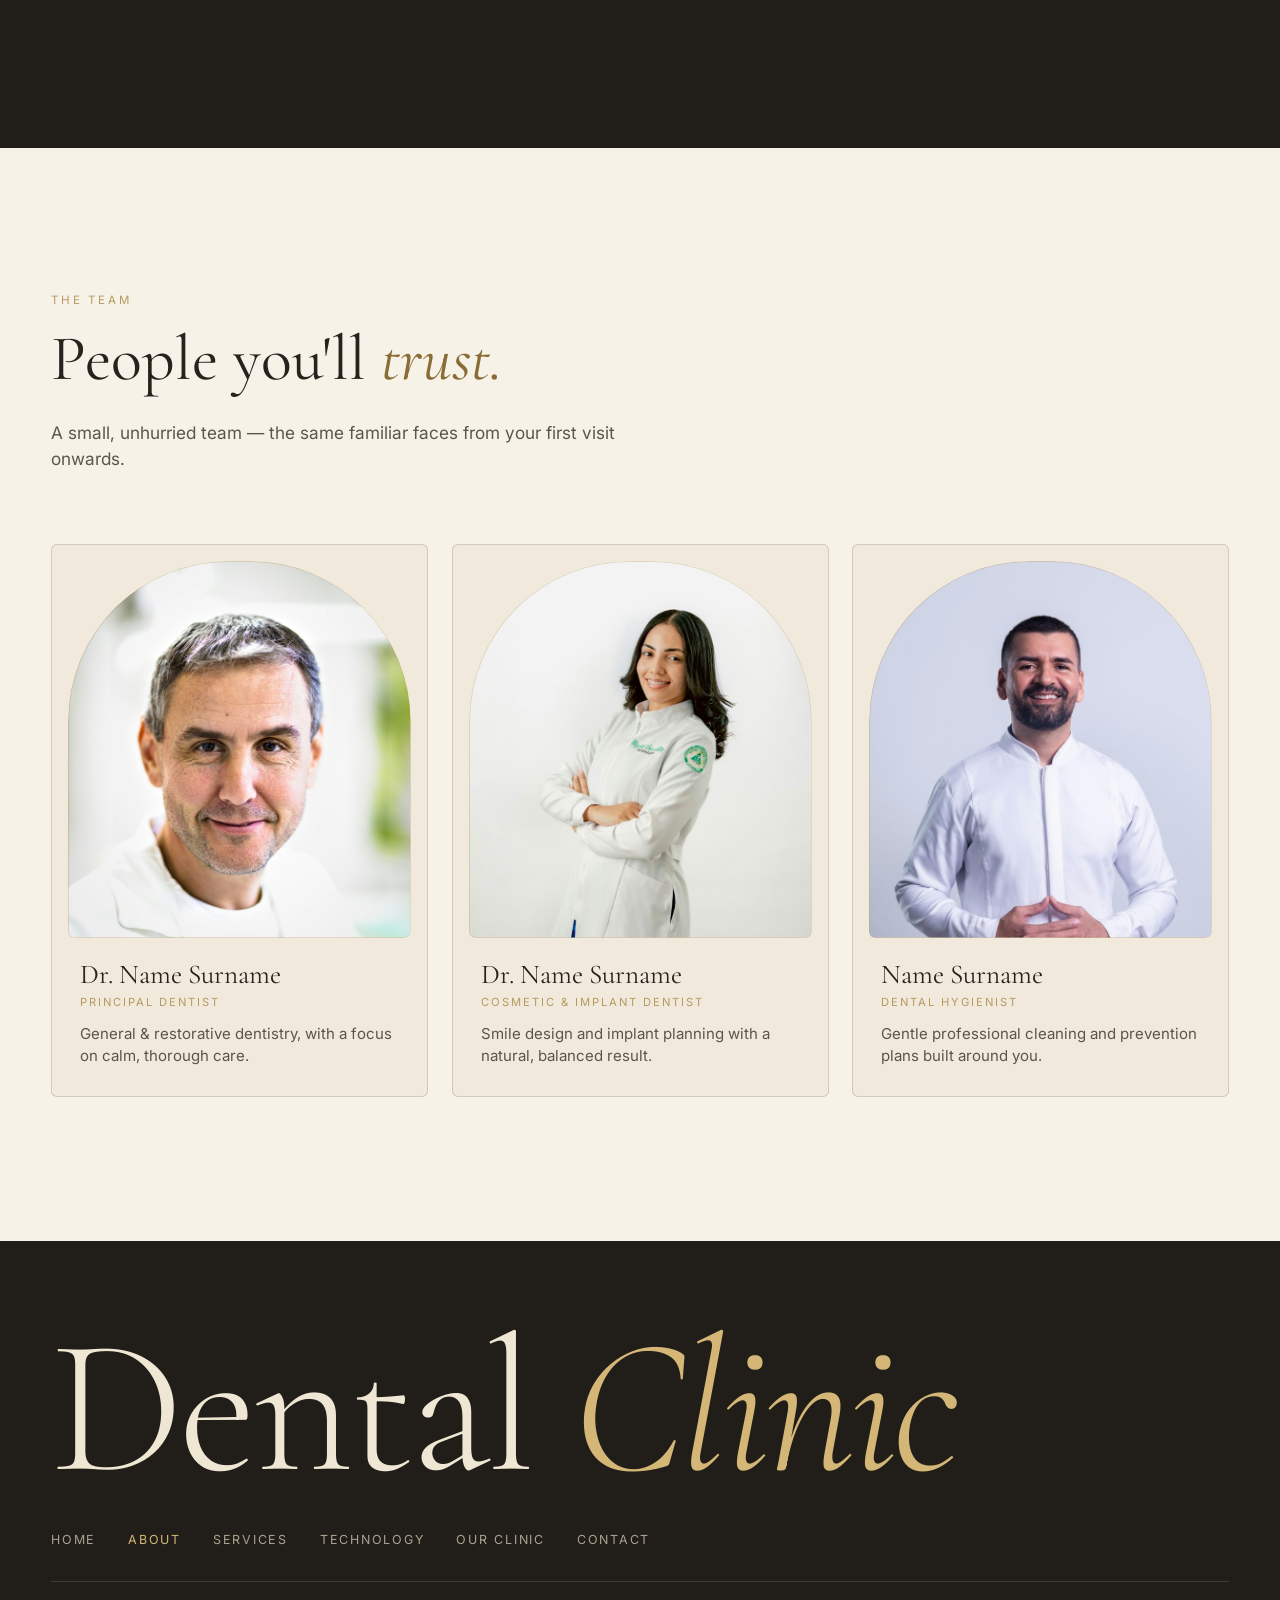
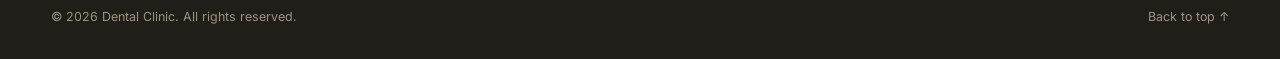
<file: about.html>
<!doctype html>
<html lang="en">
<head>
  <meta charset="utf-8">
  <meta name="viewport" content="width=device-width, initial-scale=1, viewport-fit=cover">
  <title>About — Dental Clinic</title>
  <meta name="description" content="Our approach, our team and what we stand for.">
  <meta name="theme-color" content="#f4ede1">
  <link rel="icon" type="image/png" href="assets/tooth-icon.png">
  <link rel="preconnect" href="https://fonts.googleapis.com">
  <link rel="preconnect" href="https://fonts.gstatic.com" crossorigin>
  <link href="https://fonts.googleapis.com/css2?family=Cormorant+Garamond:ital,wght@0,300;0,400;0,500;1,400&family=Inter:wght@400;500&display=swap" rel="stylesheet">
  <link rel="stylesheet" href="css/styles.css?v=14">
  <link rel="stylesheet" href="css/hero.css?v=14">
  <link rel="stylesheet" href="css/intro.css?v=14">
  <link rel="stylesheet" href="css/approach.css?v=14">
  <link rel="stylesheet" href="css/sections.css?v=14">
  <link rel="stylesheet" href="css/pages.css?v=14">
  <link rel="stylesheet" href="css/extras.css?v=14">
  <link rel="stylesheet" href="css/mobile.css?v=14">
</head>
<body id="top">
  <a class="skip-link" href="#main">Skip to content</a>

  <header class="nav nav--page is-solid" id="nav" data-solid>
    <a class="nav__brand" href="index.html" aria-label="Dental Clinic — home">Dental<span>Clinic</span></a>
    <nav class="nav__links" id="nav-links" aria-label="Primary">
      <a href="index.html">Home</a>
      <a href="about.html" aria-current="page">About</a>
      <a href="services.html">Services</a>
      <a href="technology.html">Technology</a>
      <a href="clinic.html">Our Clinic</a>
      <a href="contact.html">Contact</a>
    </nav>
    <button class="nav__toggle" id="nav-toggle" aria-label="Menu" aria-expanded="false" aria-controls="nav-links"><span></span><span></span></button>
  </header>

  <main id="main">
    <section class="sec sec--ivory page-hero page-hero--media">
      <div class="wrap ph">
        <div class="ph__copy" data-reveal>
          <p class="eyebrow eyebrow--dark">About</p>
          <h1 class="display">Care that begins with <em>listening.</em></h1>
          <p class="lede">A considered, four-step approach — so every treatment is understood, planned and delivered with care.</p>
        </div>
        <figure class="ph__media" aria-hidden="true">
          <div class="ph__img"><img src="assets/pages/about.jpg" alt="" decoding="async" fetchpriority="high"></div>
          <span class="ph__ring"></span>
          <figcaption class="ph__badge"><img src="assets/tooth-icon.png" alt="" width="26" height="40"><span>Four-step approach</span></figcaption>
        </figure>
      </div>
    </section>
    <!-- Chapter 3: Our Approach — scroll-linked storytelling -->
    <section class="approach" id="approach" aria-label="Our approach">
      <div class="approach__stage">
        <div class="approach__grain" aria-hidden="true"></div>
        <div class="approach__copy">
          <p class="approach__label">Our Approach</p>
          <div class="approach__steps">
            <article class="step" aria-label="Step 01: Discover">
              <span class="step__num" aria-hidden="true">01</span>
              <h3 class="step__title">Discover</h3>
              <p class="step__desc">Understanding your needs, concerns, goals, and expectations.</p>
            </article>
            <article class="step" aria-label="Step 02: Diagnose">
              <span class="step__num" aria-hidden="true">02</span>
              <h3 class="step__title">Diagnose</h3>
              <p class="step__desc">Using advanced diagnostics and precise examination to understand your oral health.</p>
            </article>
            <article class="step" aria-label="Step 03: Treat">
              <span class="step__num" aria-hidden="true">03</span>
              <h3 class="step__title">Treat</h3>
              <p class="step__desc">Creating a personalized treatment plan using modern dental techniques and technology.</p>
            </article>
            <article class="step" aria-label="Step 04: Restore">
              <span class="step__num" aria-hidden="true">04</span>
              <h3 class="step__title">Restore</h3>
              <p class="step__desc">Focusing on long-term oral health, comfort, function, and confident smiles.</p>
            </article>
          </div>
          <ol class="approach__progress" aria-hidden="true">
            <li><span class="pg__n is-on">01</span><span class="pg__line"><i></i></span></li>
            <li><span class="pg__n">02</span><span class="pg__line"><i></i></span></li>
            <li><span class="pg__n">03</span><span class="pg__line"><i></i></span></li>
            <li><span class="pg__n">04</span></li>
          </ol>
        </div>
        <div class="approach__media">
          <div class="frame">
            <img class="ap" src="assets/stills/approach-1.jpg" alt="A dentist and patient beginning a consultation" width="1800" height="1012" decoding="async" loading="eager"><img class="ap" src="assets/stills/approach-2.jpg" alt="The dentist reviewing a digital model of the patient's teeth on a tablet" width="1800" height="1012" decoding="async" loading="lazy"><img class="ap" src="assets/stills/approach-3.jpg" alt="The dentist explaining a personalised treatment plan" width="1800" height="1012" decoding="async" loading="lazy"><img class="ap" src="assets/stills/approach-4.jpg" alt="The dentist and a smiling, confident patient" width="1800" height="1012" decoding="async" loading="lazy">
            <div class="frame__tag" aria-hidden="true"><i></i><span>01 — Discover</span></div>
          </div>
        </div>
        <div class="approach__veil" aria-hidden="true"></div>
      </div>
    </section>
    <section class="sec sec--dark stats" aria-label="The clinic in numbers">
      <div class="wrap stats__grid">
        <div data-reveal><b data-count="15" data-suffix="+">0</b><span>Years of experience</span></div>
        <div data-reveal style="--d:80ms"><b data-count="12000" data-suffix="+">0</b><span>Patients cared for</span></div>
        <div data-reveal style="--d:160ms"><b data-count="98" data-suffix="%">0</b><span>Would recommend us</span></div>
        <div data-reveal style="--d:240ms"><b data-count="6">0</b><span>Areas of care</span></div>
      </div>
    </section>
    <section class="sec sec--ivory" aria-labelledby="team-h">
      <div class="wrap">
        <header class="sec__head" data-reveal><p class="eyebrow eyebrow--dark">The team</p><h2 class="display" id="team-h">People you'll <em>trust.</em></h2><p class="lede">A small, unhurried team — the same familiar faces from your first visit onwards.</p></header>
        <div class="team">
          <article class="member" data-reveal><figure class="member__ph"><img src="assets/team/dentist-1.jpg" alt="Portrait of the principal dentist" width="720" height="880" loading="lazy" decoding="async"></figure><h3>Dr. Name Surname</h3><p class="member__role">Principal Dentist</p><p>General &amp; restorative dentistry, with a focus on calm, thorough care.</p></article>
          <article class="member" data-reveal style="--d:80ms"><figure class="member__ph"><img src="assets/team/dentist-2.jpg" alt="Portrait of the cosmetic and implant dentist" width="720" height="880" loading="lazy" decoding="async"></figure><h3>Dr. Name Surname</h3><p class="member__role">Cosmetic &amp; Implant Dentist</p><p>Smile design and implant planning with a natural, balanced result.</p></article>
          <article class="member" data-reveal style="--d:160ms"><figure class="member__ph"><img src="assets/team/hygienist.jpg" alt="Portrait of the dental hygienist" width="720" height="880" loading="lazy" decoding="async"></figure><h3>Name Surname</h3><p class="member__role">Dental Hygienist</p><p>Gentle professional cleaning and prevention plans built around you.</p></article>
        </div>
      </div>
    </section>
  </main>

  <footer class="foot foot--min">
    <div class="wrap">
      <p class="foot__mark" aria-hidden="true">Dental <em>Clinic</em></p>
      <nav class="foot__row" aria-label="Footer"><a href="index.html">Home</a><a href="about.html" aria-current="page">About</a><a href="services.html">Services</a><a href="technology.html">Technology</a><a href="clinic.html">Our Clinic</a><a href="contact.html">Contact</a></nav>
      <p class="foot__legal"><span>© 2026 Dental Clinic. All rights reserved.</span><a href="#top">Back to top ↑</a></p>
    </div>
  </footer>

  <script src="js/scroll.js?v=14"></script>
  <script src="js/hero.js?v=14"></script>
  <script src="js/intro.js?v=14"></script>
  <script src="js/approach.js?v=14"></script>
  <script src="js/sections.js?v=14"></script>
  <script src="js/extras.js?v=14"></script>
</body>
</html>
</file>
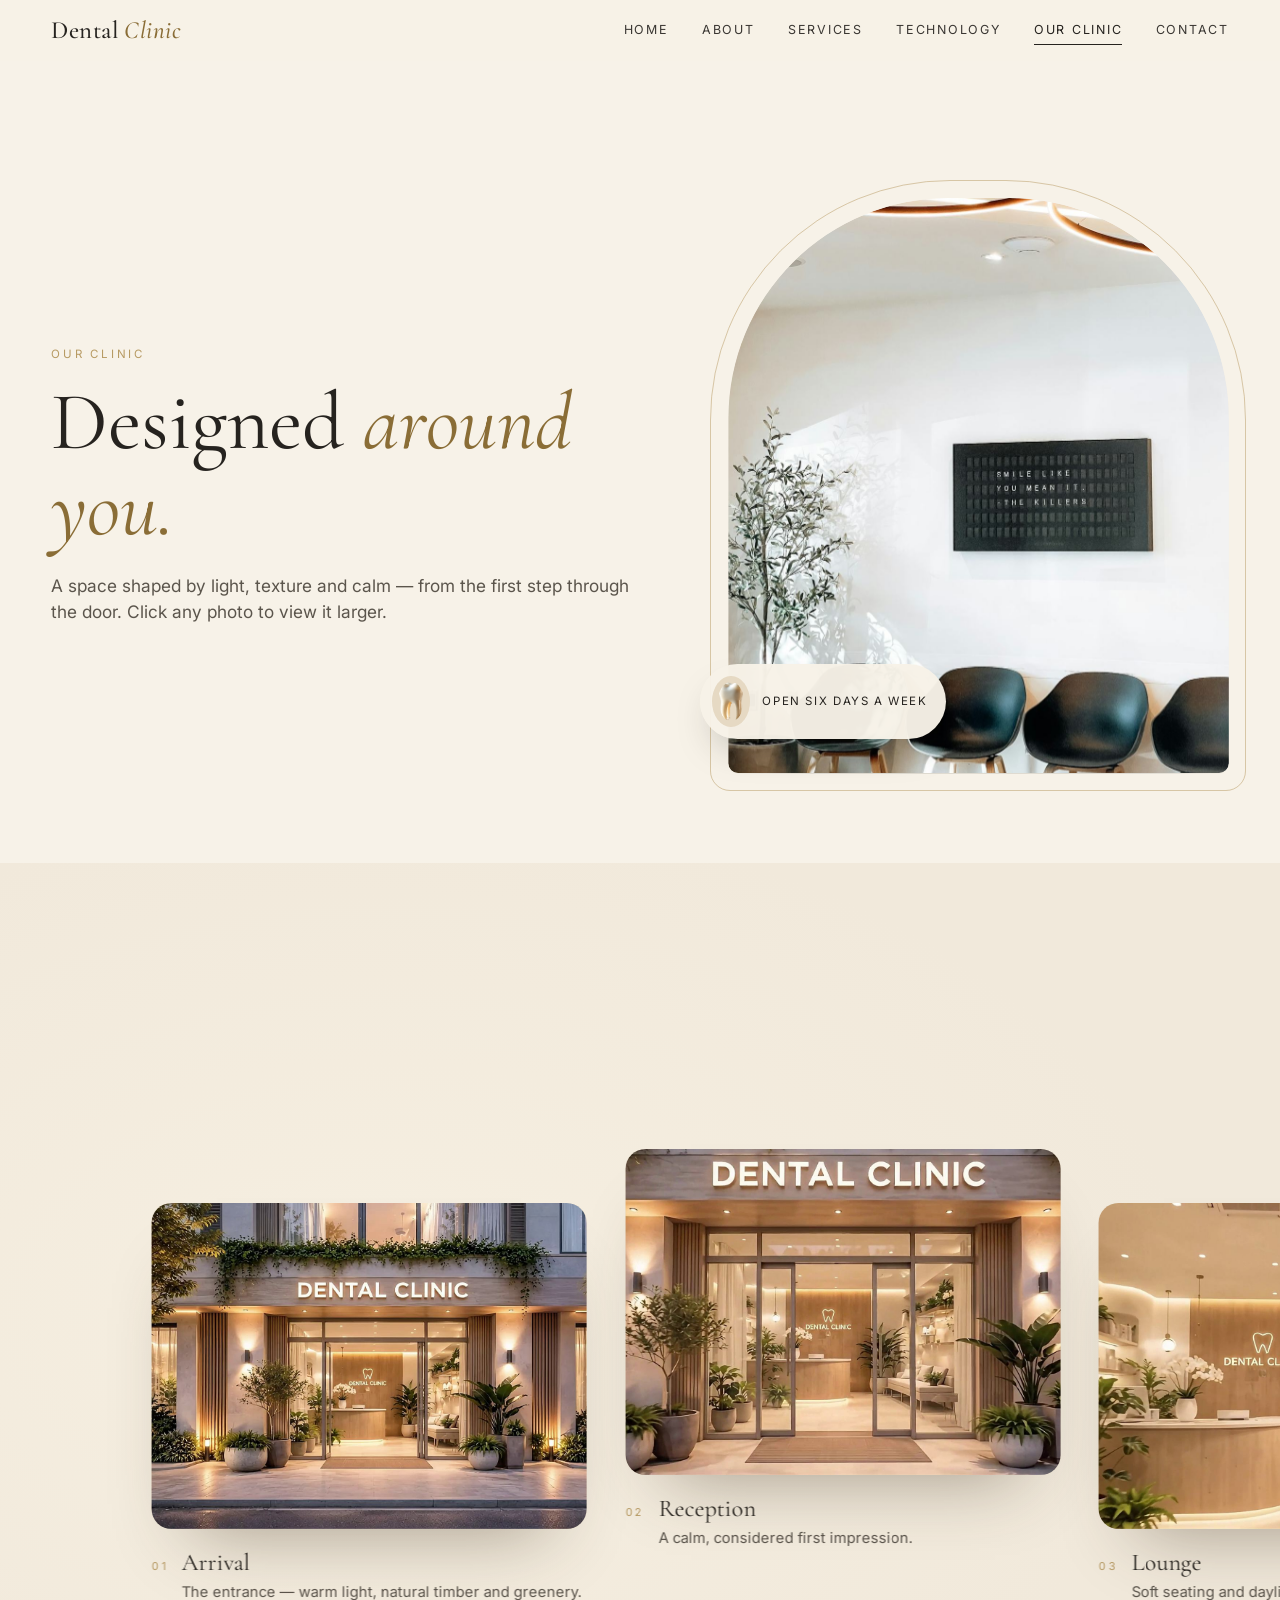
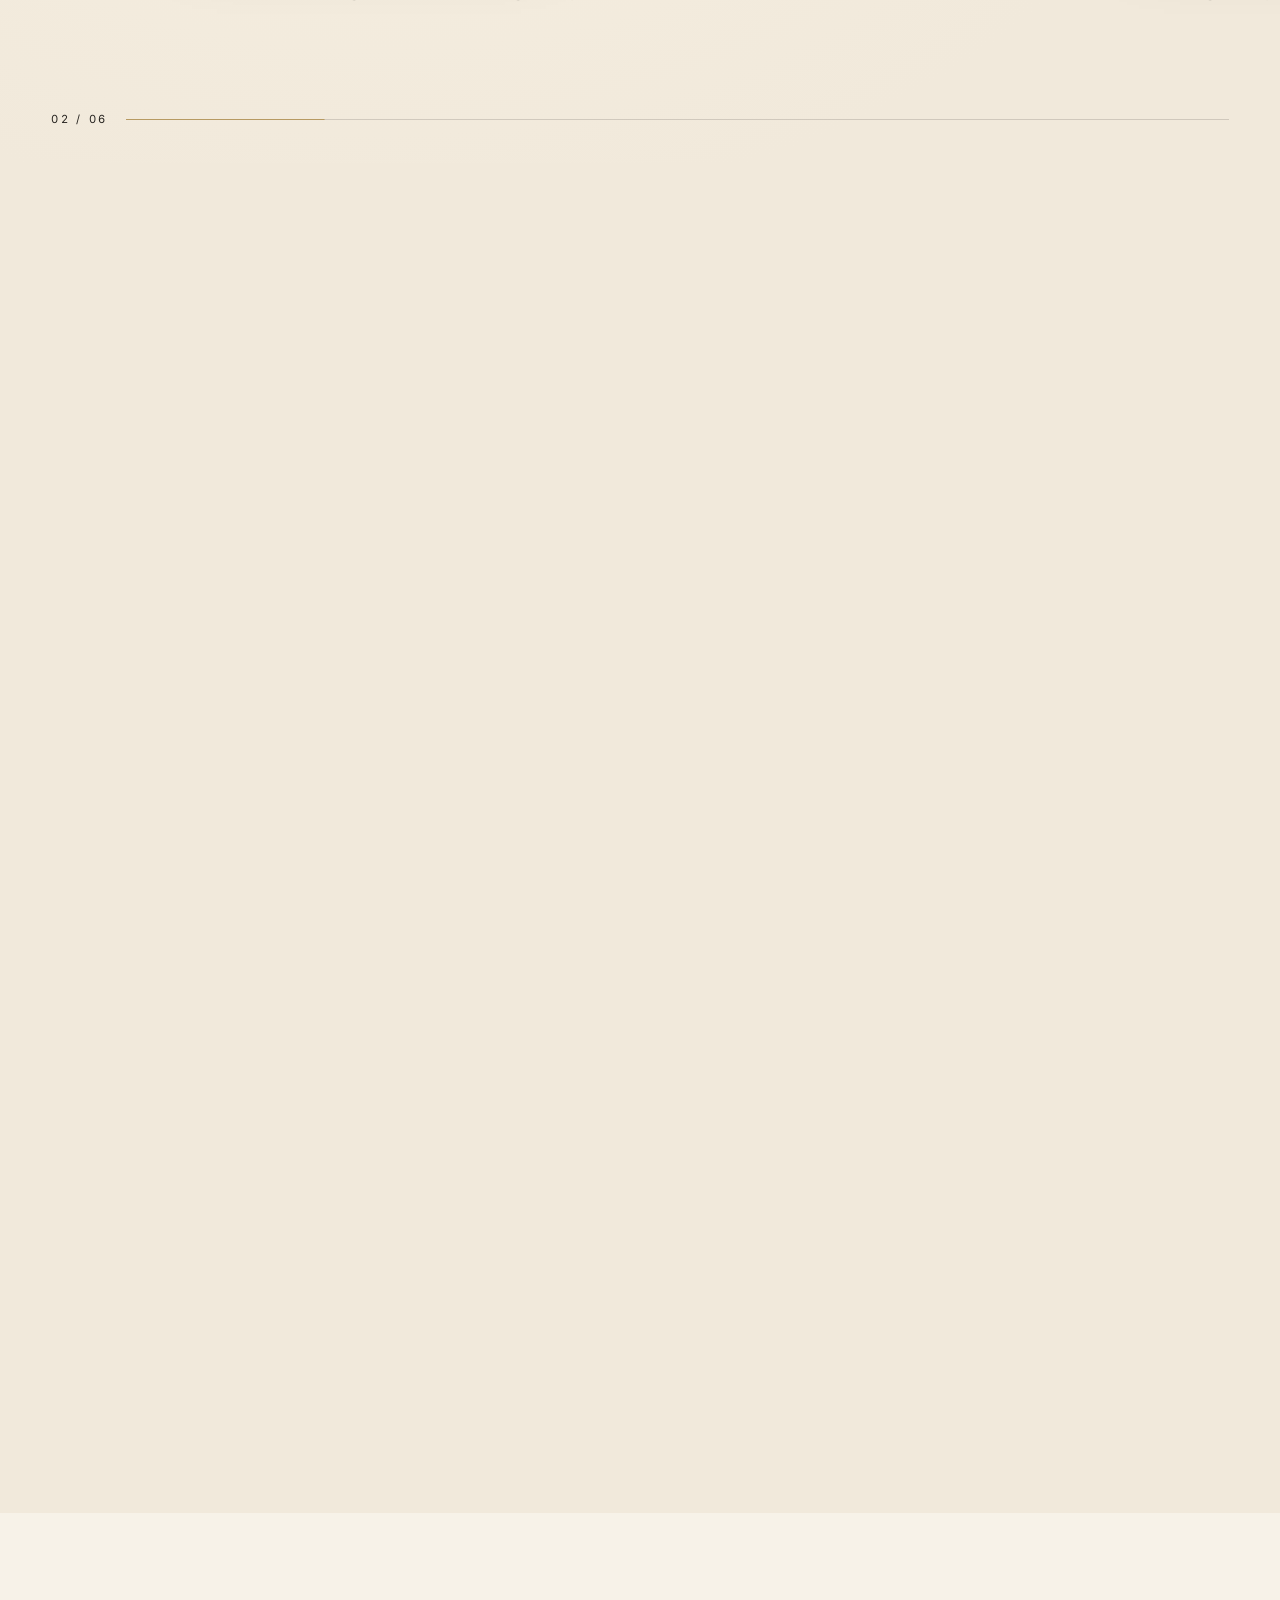
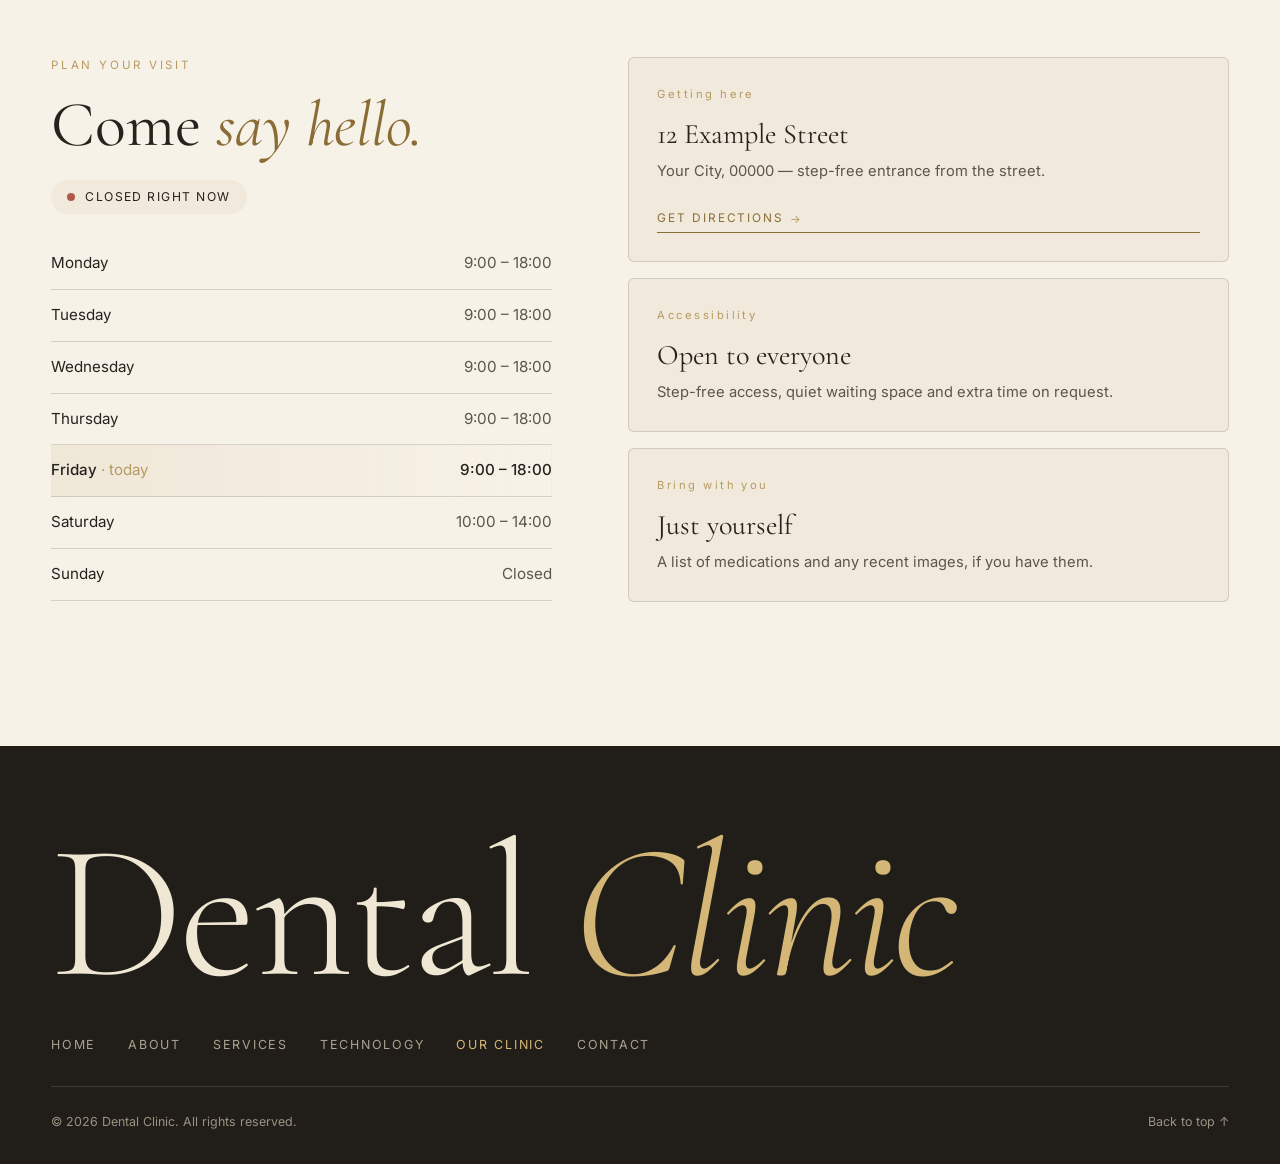
<file: clinic.html>
<!doctype html>
<html lang="en">
<head>
  <meta charset="utf-8">
  <meta name="viewport" content="width=device-width, initial-scale=1, viewport-fit=cover">
  <title>Our Clinic — Dental Clinic</title>
  <meta name="description" content="Take a look inside, and plan your visit.">
  <meta name="theme-color" content="#f4ede1">
  <link rel="icon" type="image/png" href="assets/tooth-icon.png">
  <link rel="preconnect" href="https://fonts.googleapis.com">
  <link rel="preconnect" href="https://fonts.gstatic.com" crossorigin>
  <link href="https://fonts.googleapis.com/css2?family=Cormorant+Garamond:ital,wght@0,300;0,400;0,500;1,400&family=Inter:wght@400;500&display=swap" rel="stylesheet">
  <link rel="stylesheet" href="css/styles.css?v=14">
  <link rel="stylesheet" href="css/hero.css?v=14">
  <link rel="stylesheet" href="css/intro.css?v=14">
  <link rel="stylesheet" href="css/approach.css?v=14">
  <link rel="stylesheet" href="css/sections.css?v=14">
  <link rel="stylesheet" href="css/pages.css?v=14">
  <link rel="stylesheet" href="css/extras.css?v=14">
  <link rel="stylesheet" href="css/mobile.css?v=14">
</head>
<body id="top">
  <a class="skip-link" href="#main">Skip to content</a>

  <header class="nav nav--page is-solid" id="nav" data-solid>
    <a class="nav__brand" href="index.html" aria-label="Dental Clinic — home">Dental<span>Clinic</span></a>
    <nav class="nav__links" id="nav-links" aria-label="Primary">
      <a href="index.html">Home</a>
      <a href="about.html">About</a>
      <a href="services.html">Services</a>
      <a href="technology.html">Technology</a>
      <a href="clinic.html" aria-current="page">Our Clinic</a>
      <a href="contact.html">Contact</a>
    </nav>
    <button class="nav__toggle" id="nav-toggle" aria-label="Menu" aria-expanded="false" aria-controls="nav-links"><span></span><span></span></button>
  </header>

  <main id="main">
    <section class="sec sec--ivory page-hero page-hero--media">
      <div class="wrap ph">
        <div class="ph__copy" data-reveal>
          <p class="eyebrow eyebrow--dark">Our clinic</p>
          <h1 class="display">Designed <em>around you.</em></h1>
          <p class="lede">A space shaped by light, texture and calm — from the first step through the door. Click any photo to view it larger.</p>
        </div>
        <figure class="ph__media" aria-hidden="true">
          <div class="ph__img"><img src="assets/pages/clinic.jpg" alt="" decoding="async" fetchpriority="high"></div>
          <span class="ph__ring"></span>
          <figcaption class="ph__badge"><img src="assets/tooth-icon.png" alt="" width="26" height="40"><span>Open six days a week</span></figcaption>
        </figure>
      </div>
    </section>
    <section class="gallery" id="clinic" aria-labelledby="clinic-h">
      <div class="gallery__stage">
        <div class="gallery__track" id="gallery-track">
          <figure class="panel">
            <div class="panel__img"><img src="assets/stills/entrance.jpg" alt="The entrance — warm light, natural timber and greenery." loading="lazy" decoding="async"></div>
            <figcaption><span>01</span><b>Arrival</b><em>The entrance — warm light, natural timber and greenery.</em></figcaption>
          </figure>
          <figure class="panel">
            <div class="panel__img"><img src="assets/stills/reception.jpg" alt="A calm, considered first impression." loading="lazy" decoding="async"></div>
            <figcaption><span>02</span><b>Reception</b><em>A calm, considered first impression.</em></figcaption>
          </figure>
          <figure class="panel">
            <div class="panel__img"><img src="assets/stills/lounge.jpg" alt="Soft seating and daylight while you wait." loading="lazy" decoding="async"></div>
            <figcaption><span>03</span><b>Lounge</b><em>Soft seating and daylight while you wait.</em></figcaption>
          </figure>
          <figure class="panel">
            <div class="panel__img"><img src="assets/stills/consult.jpg" alt="Unhurried conversations, in comfort." loading="lazy" decoding="async"></div>
            <figcaption><span>04</span><b>Consultation</b><em>Unhurried conversations, in comfort.</em></figcaption>
          </figure>
          <figure class="panel">
            <div class="panel__img"><img src="assets/stills/plan.jpg" alt="Your plan, explained clearly and calmly." loading="lazy" decoding="async"></div>
            <figcaption><span>05</span><b>Planning</b><em>Your plan, explained clearly and calmly.</em></figcaption>
          </figure>
          <figure class="panel">
            <div class="panel__img"><img src="assets/stills/smile.jpg" alt="Care you can feel — and a smile you'll want to share." loading="lazy" decoding="async"></div>
            <figcaption><span>06</span><b>The result</b><em>Care you can feel — and a smile you'll want to share.</em></figcaption>
          </figure>
        </div>
        <div class="gallery__bar" aria-hidden="true"><span id="gallery-count">01 / 06</span><i><b id="gallery-fill"></b></i></div>
      </div>
    </section>
    <section class="sec sec--ivory" aria-labelledby="hrs-h">
      <div class="wrap visit">
        <div data-reveal>
          <p class="eyebrow eyebrow--dark">Plan your visit</p>
          <h2 class="display" id="hrs-h">Come <em>say hello.</em></h2>
          <p class="open" data-open-now><i></i><span>Checking hours…</span></p>
          <table class="hours"><tbody>
            <tr data-day="1"><th>Monday</th><td>9:00 – 18:00</td></tr><tr data-day="2"><th>Tuesday</th><td>9:00 – 18:00</td></tr><tr data-day="3"><th>Wednesday</th><td>9:00 – 18:00</td></tr><tr data-day="4"><th>Thursday</th><td>9:00 – 18:00</td></tr><tr data-day="5"><th>Friday</th><td>9:00 – 18:00</td></tr><tr data-day="6"><th>Saturday</th><td>10:00 – 14:00</td></tr><tr data-day="0"><th>Sunday</th><td>Closed</td></tr>
          </tbody></table>
        </div>
        <div class="visit__cards">
          <div class="tile" data-reveal><span>Getting here</span><h3>12 Example Street</h3><p>Your City, 00000 — step-free entrance from the street.</p><a class="more" href="https://www.google.com/maps/search/?api=1&amp;query=12+Example+Street+Your+City" target="_blank" rel="noopener">Get directions <span aria-hidden="true">→</span></a></div>
          <div class="tile" data-reveal style="--d:80ms"><span>Accessibility</span><h3>Open to everyone</h3><p>Step-free access, quiet waiting space and extra time on request.</p></div>
          <div class="tile" data-reveal style="--d:160ms"><span>Bring with you</span><h3>Just yourself</h3><p>A list of medications and any recent images, if you have them.</p></div>
        </div>
      </div>
    </section>
  </main>

  <footer class="foot foot--min">
    <div class="wrap">
      <p class="foot__mark" aria-hidden="true">Dental <em>Clinic</em></p>
      <nav class="foot__row" aria-label="Footer"><a href="index.html">Home</a><a href="about.html">About</a><a href="services.html">Services</a><a href="technology.html">Technology</a><a href="clinic.html" aria-current="page">Our Clinic</a><a href="contact.html">Contact</a></nav>
      <p class="foot__legal"><span>© 2026 Dental Clinic. All rights reserved.</span><a href="#top">Back to top ↑</a></p>
    </div>
  </footer>

  <script src="js/scroll.js?v=14"></script>
  <script src="js/hero.js?v=14"></script>
  <script src="js/intro.js?v=14"></script>
  <script src="js/approach.js?v=14"></script>
  <script src="js/sections.js?v=14"></script>
  <script src="js/extras.js?v=14"></script>
</body>
</html>
</file>
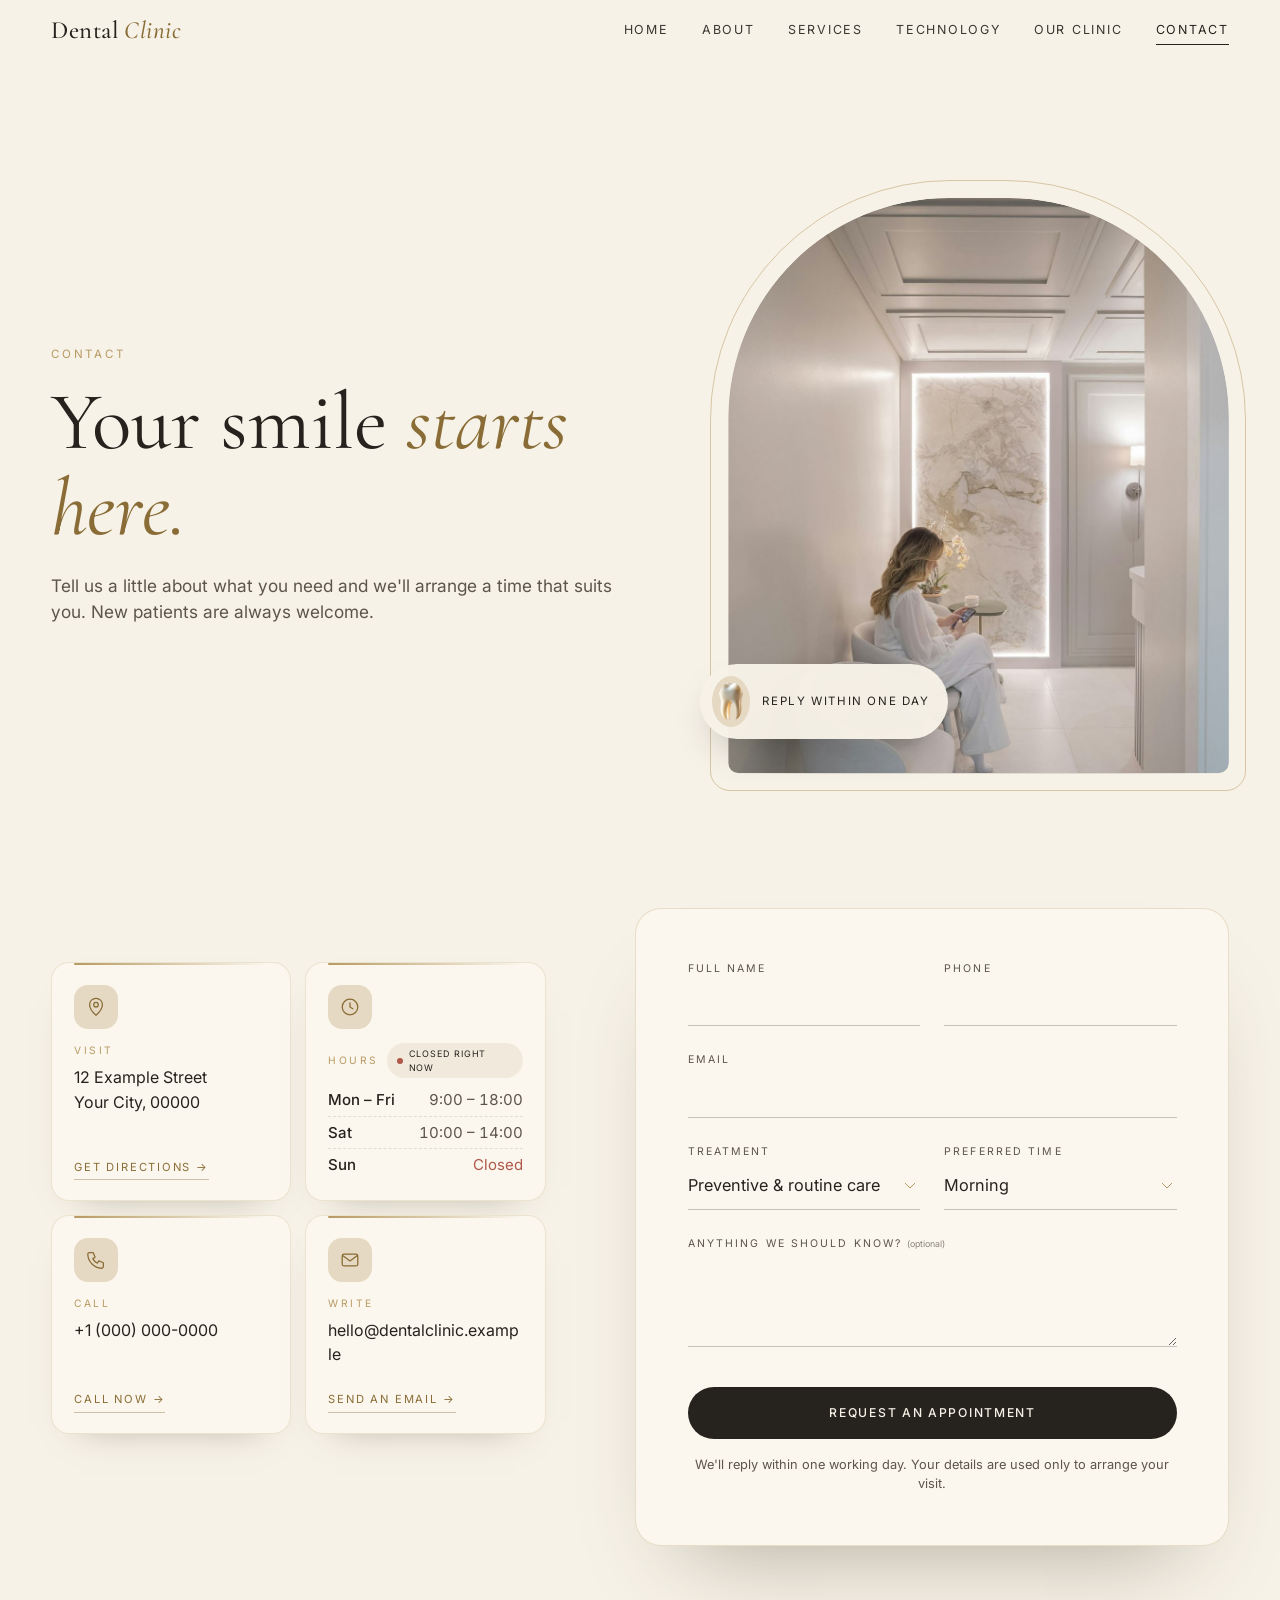
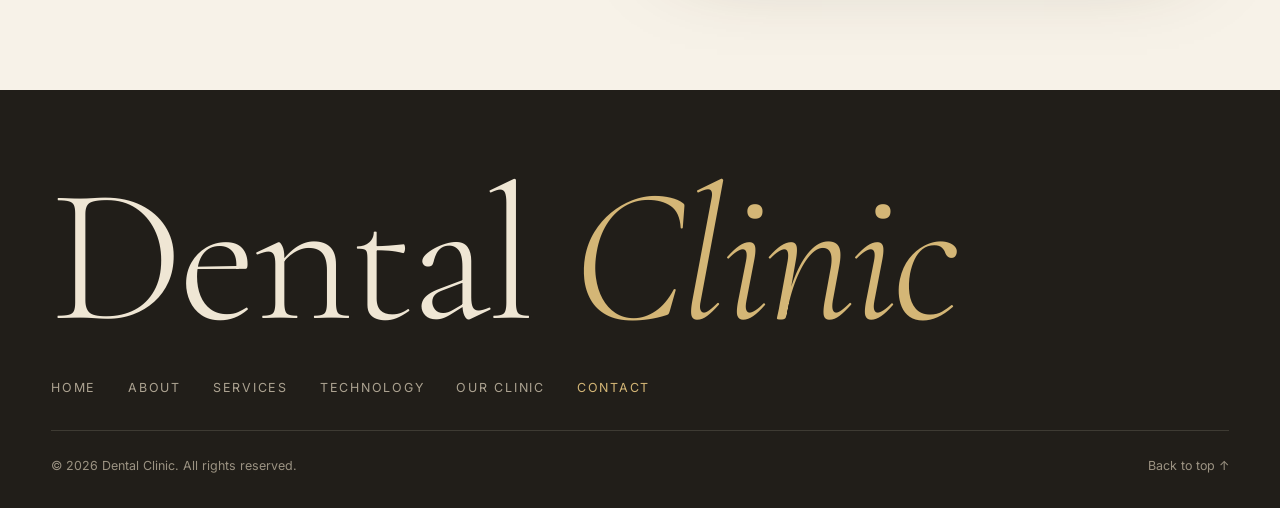
<file: contact.html>
<!doctype html>
<html lang="en">
<head>
  <meta charset="utf-8">
  <meta name="viewport" content="width=device-width, initial-scale=1, viewport-fit=cover">
  <title>Contact — Dental Clinic</title>
  <meta name="description" content="Book an appointment or get in touch.">
  <meta name="theme-color" content="#f4ede1">
  <link rel="icon" type="image/png" href="assets/tooth-icon.png">
  <link rel="preconnect" href="https://fonts.googleapis.com">
  <link rel="preconnect" href="https://fonts.gstatic.com" crossorigin>
  <link href="https://fonts.googleapis.com/css2?family=Cormorant+Garamond:ital,wght@0,300;0,400;0,500;1,400&family=Inter:wght@400;500&display=swap" rel="stylesheet">
  <link rel="stylesheet" href="css/styles.css?v=14">
  <link rel="stylesheet" href="css/hero.css?v=14">
  <link rel="stylesheet" href="css/intro.css?v=14">
  <link rel="stylesheet" href="css/approach.css?v=14">
  <link rel="stylesheet" href="css/sections.css?v=14">
  <link rel="stylesheet" href="css/pages.css?v=14">
  <link rel="stylesheet" href="css/extras.css?v=14">
  <link rel="stylesheet" href="css/mobile.css?v=14">
</head>
<body id="top">
  <a class="skip-link" href="#main">Skip to content</a>

  <header class="nav nav--page is-solid" id="nav" data-solid>
    <a class="nav__brand" href="index.html" aria-label="Dental Clinic — home">Dental<span>Clinic</span></a>
    <nav class="nav__links" id="nav-links" aria-label="Primary">
      <a href="index.html">Home</a>
      <a href="about.html">About</a>
      <a href="services.html">Services</a>
      <a href="technology.html">Technology</a>
      <a href="clinic.html">Our Clinic</a>
      <a href="contact.html" aria-current="page">Contact</a>
    </nav>
    <button class="nav__toggle" id="nav-toggle" aria-label="Menu" aria-expanded="false" aria-controls="nav-links"><span></span><span></span></button>
  </header>

  <main id="main">
    <section class="sec sec--ivory page-hero page-hero--media">
      <div class="wrap ph">
        <div class="ph__copy" data-reveal>
          <p class="eyebrow eyebrow--dark">Contact</p>
          <h1 class="display">Your smile <em>starts here.</em></h1>
          <p class="lede">Tell us a little about what you need and we'll arrange a time that suits you. New patients are always welcome.</p>
        </div>
        <figure class="ph__media" aria-hidden="true">
          <div class="ph__img"><img src="assets/pages/contact.jpg" alt="" decoding="async" fetchpriority="high"></div>
          <span class="ph__ring"></span>
          <figcaption class="ph__badge"><img src="assets/tooth-icon.png" alt="" width="26" height="40"><span>Reply within one day</span></figcaption>
        </figure>
      </div>
    </section>
    <section class="sec sec--ivory contact" id="contact" aria-labelledby="contact-h">
      <div class="wrap contact__grid">
        <div class="contact__info" data-reveal>
          <dl class="details details--cards"><div class="dcard" data-reveal><span class="dcard__ic"><svg viewBox="0 0 24 24" fill="none" stroke="currentColor" stroke-width="1.4" stroke-linecap="round" stroke-linejoin="round" aria-hidden="true"><path d="M12 21s-7-6.2-7-11.5A7 7 0 0 1 19 9.5C19 14.8 12 21 12 21z"/><circle cx="12" cy="9.5" r="2.5"/></svg></span><dt>Visit</dt><dd>12 Example Street<br>Your City, 00000</dd><dd class="dcard__act"><a href="https://www.google.com/maps/search/?api=1&amp;query=12+Example+Street+Your+City" target="_blank" rel="noopener">Get directions <span aria-hidden="true">→</span></a></dd></div><div class="dcard" data-reveal><span class="dcard__ic"><svg viewBox="0 0 24 24" fill="none" stroke="currentColor" stroke-width="1.4" stroke-linecap="round" stroke-linejoin="round" aria-hidden="true"><circle cx="12" cy="12" r="8.5"/><path d="M12 7.5V12l3 2"/></svg></span><dt>Hours <span class="open open--sm" data-open-now><i></i><span></span></span></dt><dd><span class="hrow"><b>Mon – Fri</b><span>9:00 – 18:00</span></span><span class="hrow"><b>Sat</b><span>10:00 – 14:00</span></span><span class="hrow hrow--off"><b>Sun</b><span>Closed</span></span></dd></div><div class="dcard" data-reveal><span class="dcard__ic"><svg viewBox="0 0 24 24" fill="none" stroke="currentColor" stroke-width="1.4" stroke-linecap="round" stroke-linejoin="round" aria-hidden="true"><path d="M5 4h4l2 5-2.5 1.5a11 11 0 0 0 5 5L15 13l5 2v4a2 2 0 0 1-2 2A16 16 0 0 1 3 6a2 2 0 0 1 2-2"/></svg></span><dt>Call</dt><dd><a href="tel:+10000000000">+1 (000) 000-0000</a></dd><dd class="dcard__act"><a href="tel:+10000000000">Call now <span aria-hidden="true">→</span></a></dd></div><div class="dcard" data-reveal><span class="dcard__ic"><svg viewBox="0 0 24 24" fill="none" stroke="currentColor" stroke-width="1.4" stroke-linecap="round" stroke-linejoin="round" aria-hidden="true"><rect x="3.5" y="5.5" width="17" height="13" rx="2"/><path d="m4 7 8 6 8-6"/></svg></span><dt>Write</dt><dd><a href="mailto:hello@dentalclinic.example">hello@dentalclinic.example</a></dd><dd class="dcard__act"><a href="mailto:hello@dentalclinic.example">Send an email <span aria-hidden="true">→</span></a></dd></div></dl>
        </div>
        <form class="form" id="booking" novalidate data-reveal>
          <div class="form__fields">
            <label class="fld"><span>Full name</span><input name="name" type="text" autocomplete="name" required></label>
            <label class="fld"><span>Phone</span><input name="phone" type="tel" autocomplete="tel" required></label>
            <label class="fld fld--wide"><span>Email</span><input name="email" type="email" autocomplete="email" required></label>
            <label class="fld"><span>Treatment</span><select name="service"><option>Preventive & routine care</option><option>Cosmetic dentistry</option><option>Restorative dentistry</option><option>Dental implants</option><option>Clear aligners</option><option>Emergency care</option><option>Not sure yet</option></select></label>
            <label class="fld"><span>Preferred time</span><select name="time"><option>Morning</option><option>Afternoon</option><option>Evening</option></select></label>
            <label class="fld fld--wide"><span>Anything we should know? <small>(optional)</small></span><textarea name="note" rows="3"></textarea></label>
          </div>
          <button class="btn btn--primary form__submit" type="submit" data-magnetic>Request an appointment</button>
          <p class="form__note">We'll reply within one working day. Your details are used only to arrange your visit.</p>
          <div class="form__ok" role="status" aria-live="polite" hidden>
            <span class="form__tick" aria-hidden="true"></span>
            <h3>Thank you.</h3>
            <p>Your request has arrived. We'll be in touch shortly to confirm a time.</p>
          </div>
        </form>
      </div>
    </section>
  </main>

  <footer class="foot foot--min">
    <div class="wrap">
      <p class="foot__mark" aria-hidden="true">Dental <em>Clinic</em></p>
      <nav class="foot__row" aria-label="Footer"><a href="index.html">Home</a><a href="about.html">About</a><a href="services.html">Services</a><a href="technology.html">Technology</a><a href="clinic.html">Our Clinic</a><a href="contact.html" aria-current="page">Contact</a></nav>
      <p class="foot__legal"><span>© 2026 Dental Clinic. All rights reserved.</span><a href="#top">Back to top ↑</a></p>
    </div>
  </footer>

  <script src="js/scroll.js?v=14"></script>
  <script src="js/hero.js?v=14"></script>
  <script src="js/intro.js?v=14"></script>
  <script src="js/approach.js?v=14"></script>
  <script src="js/sections.js?v=14"></script>
  <script src="js/extras.js?v=14"></script>
</body>
</html>
</file>
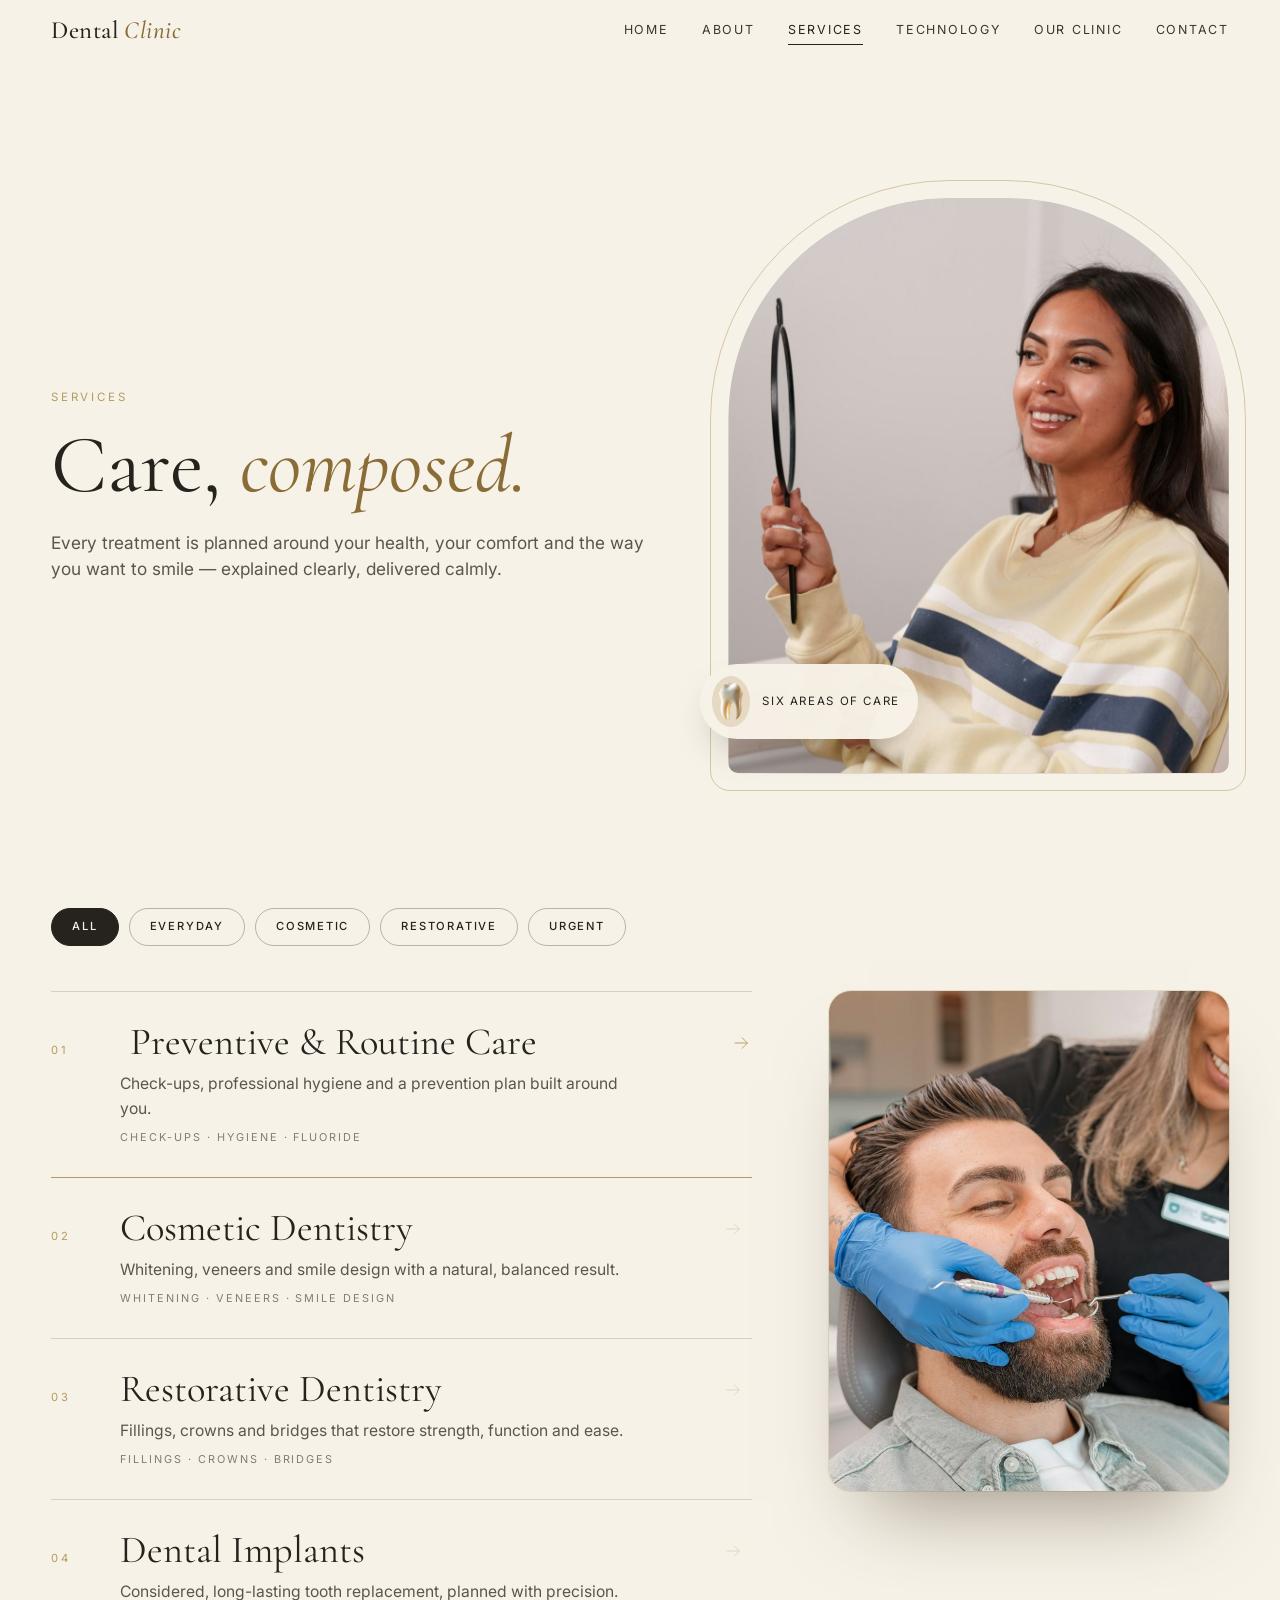
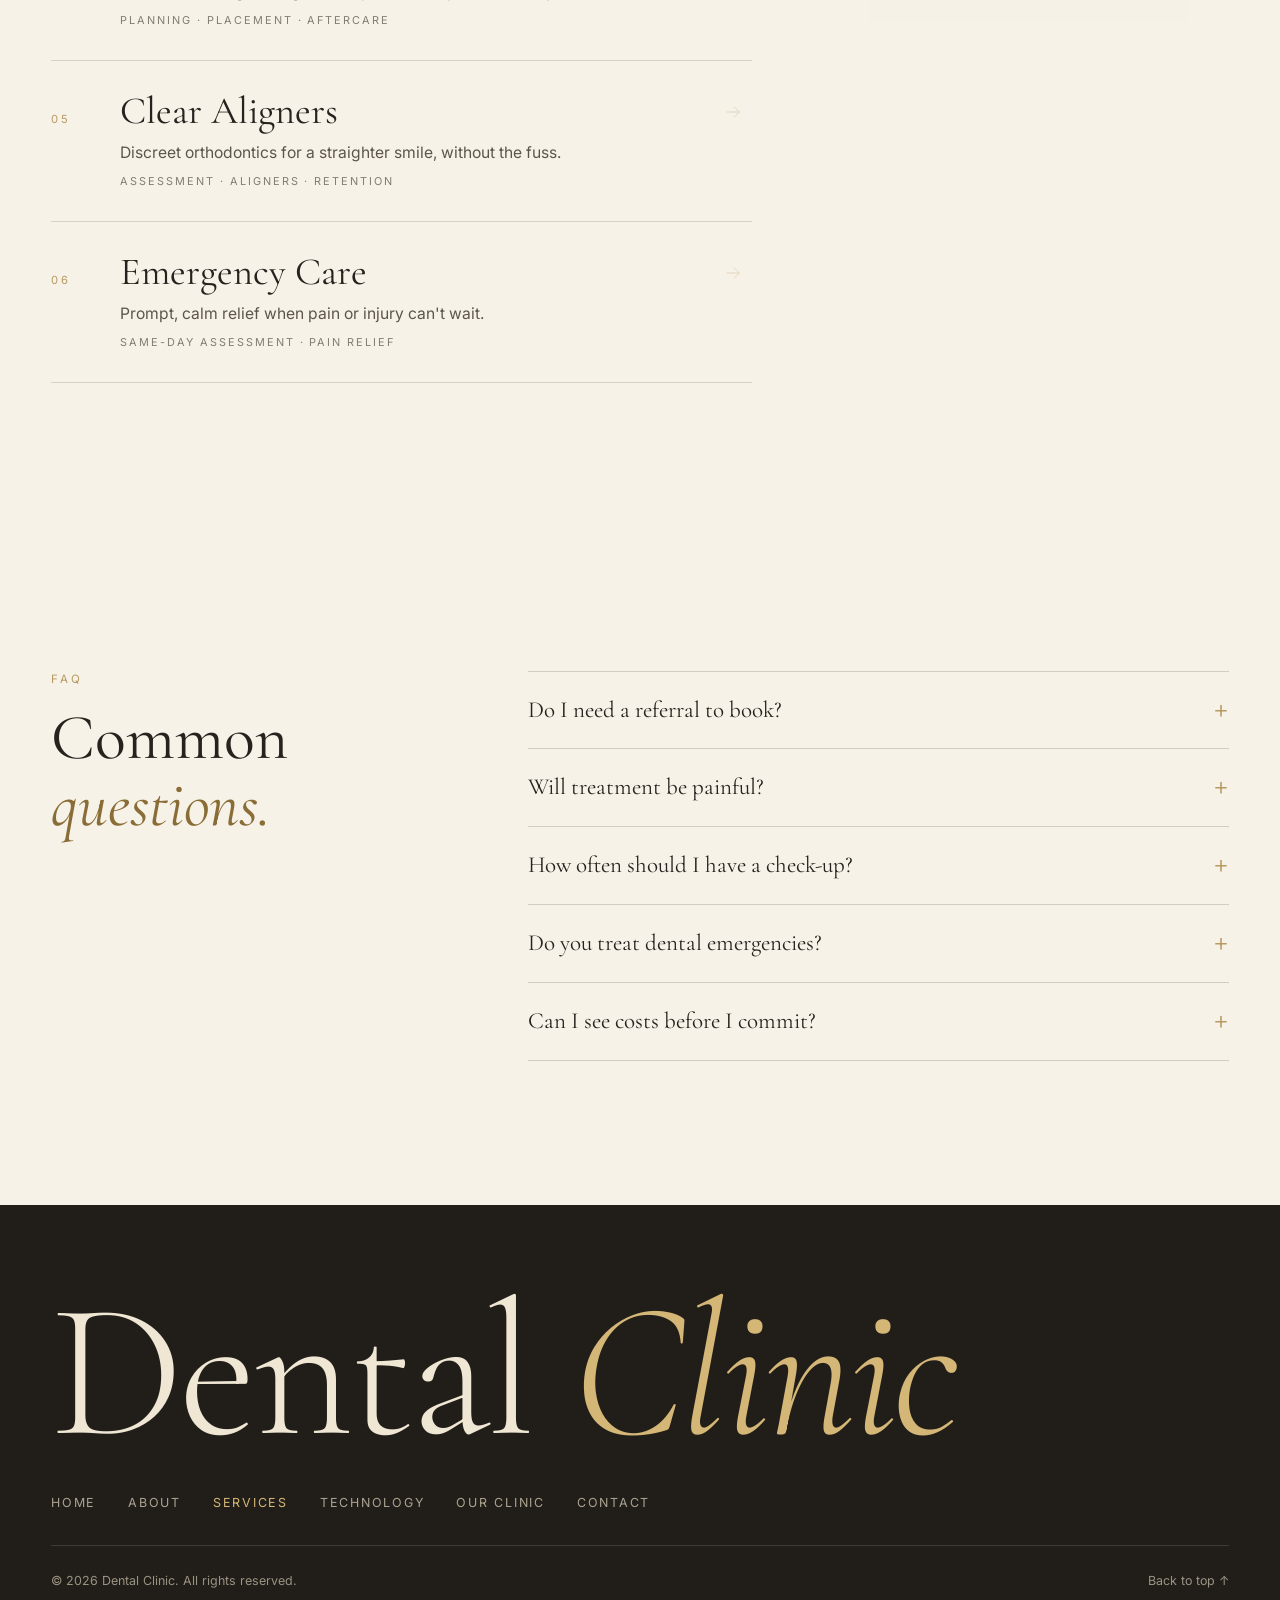
<file: services.html>
<!doctype html>
<html lang="en">
<head>
  <meta charset="utf-8">
  <meta name="viewport" content="width=device-width, initial-scale=1, viewport-fit=cover">
  <title>Services — Dental Clinic</title>
  <meta name="description" content="Preventive, cosmetic, restorative, implants, aligners and emergency care.">
  <meta name="theme-color" content="#f4ede1">
  <link rel="icon" type="image/png" href="assets/tooth-icon.png">
  <link rel="preconnect" href="https://fonts.googleapis.com">
  <link rel="preconnect" href="https://fonts.gstatic.com" crossorigin>
  <link href="https://fonts.googleapis.com/css2?family=Cormorant+Garamond:ital,wght@0,300;0,400;0,500;1,400&family=Inter:wght@400;500&display=swap" rel="stylesheet">
  <link rel="stylesheet" href="css/styles.css?v=14">
  <link rel="stylesheet" href="css/hero.css?v=14">
  <link rel="stylesheet" href="css/intro.css?v=14">
  <link rel="stylesheet" href="css/approach.css?v=14">
  <link rel="stylesheet" href="css/sections.css?v=14">
  <link rel="stylesheet" href="css/pages.css?v=14">
  <link rel="stylesheet" href="css/extras.css?v=14">
  <link rel="stylesheet" href="css/mobile.css?v=14">
</head>
<body id="top">
  <a class="skip-link" href="#main">Skip to content</a>

  <header class="nav nav--page is-solid" id="nav" data-solid>
    <a class="nav__brand" href="index.html" aria-label="Dental Clinic — home">Dental<span>Clinic</span></a>
    <nav class="nav__links" id="nav-links" aria-label="Primary">
      <a href="index.html">Home</a>
      <a href="about.html">About</a>
      <a href="services.html" aria-current="page">Services</a>
      <a href="technology.html">Technology</a>
      <a href="clinic.html">Our Clinic</a>
      <a href="contact.html">Contact</a>
    </nav>
    <button class="nav__toggle" id="nav-toggle" aria-label="Menu" aria-expanded="false" aria-controls="nav-links"><span></span><span></span></button>
  </header>

  <main id="main">
    <section class="sec sec--ivory page-hero page-hero--media">
      <div class="wrap ph">
        <div class="ph__copy" data-reveal>
          <p class="eyebrow eyebrow--dark">Services</p>
          <h1 class="display">Care, <em>composed.</em></h1>
          <p class="lede">Every treatment is planned around your health, your comfort and the way you want to smile — explained clearly, delivered calmly.</p>
        </div>
        <figure class="ph__media" aria-hidden="true">
          <div class="ph__img"><img src="assets/pages/services.jpg" alt="" decoding="async" fetchpriority="high"></div>
          <span class="ph__ring"></span>
          <figcaption class="ph__badge"><img src="assets/tooth-icon.png" alt="" width="26" height="40"><span>Six areas of care</span></figcaption>
        </figure>
      </div>
    </section>
    <section class="sec sec--ivory" id="services" aria-labelledby="svc-h">
      <div class="wrap">
        <div class="chips" role="group" aria-label="Filter services" data-reveal>
          <button type="button" class="chip is-on" data-f="all">All</button><button type="button" class="chip" data-f="everyday">Everyday</button><button type="button" class="chip" data-f="cosmetic">Cosmetic</button><button type="button" class="chip" data-f="restorative">Restorative</button><button type="button" class="chip" data-f="urgent">Urgent</button>
        </div>

        <div class="svcs">
          <ol class="svcs__list">
          <li class="svc" data-cat="everyday" data-img="lounge" tabindex="0" data-reveal>
            <span class="svc__n">01</span>
            <h3 class="svc__t">Preventive & Routine Care</h3>
            <p class="svc__d">Check-ups, professional hygiene and a prevention plan built around you.<span class="svc__tags">Check-ups · Hygiene · Fluoride</span></p>
            <span class="svc__a" aria-hidden="true"><svg viewBox="0 0 24 24" width="22" height="22" fill="none" stroke="currentColor" stroke-width="1"><path d="M5 12h14M13 6l6 6-6 6"/></svg></span>
          </li>
          <li class="svc" data-cat="cosmetic" data-img="smile" tabindex="0" data-reveal>
            <span class="svc__n">02</span>
            <h3 class="svc__t">Cosmetic Dentistry</h3>
            <p class="svc__d">Whitening, veneers and smile design with a natural, balanced result.<span class="svc__tags">Whitening · Veneers · Smile design</span></p>
            <span class="svc__a" aria-hidden="true"><svg viewBox="0 0 24 24" width="22" height="22" fill="none" stroke="currentColor" stroke-width="1"><path d="M5 12h14M13 6l6 6-6 6"/></svg></span>
          </li>
          <li class="svc" data-cat="restorative" data-img="plan" tabindex="0" data-reveal>
            <span class="svc__n">03</span>
            <h3 class="svc__t">Restorative Dentistry</h3>
            <p class="svc__d">Fillings, crowns and bridges that restore strength, function and ease.<span class="svc__tags">Fillings · Crowns · Bridges</span></p>
            <span class="svc__a" aria-hidden="true"><svg viewBox="0 0 24 24" width="22" height="22" fill="none" stroke="currentColor" stroke-width="1"><path d="M5 12h14M13 6l6 6-6 6"/></svg></span>
          </li>
          <li class="svc" data-cat="restorative" data-img="treatment" tabindex="0" data-reveal>
            <span class="svc__n">04</span>
            <h3 class="svc__t">Dental Implants</h3>
            <p class="svc__d">Considered, long-lasting tooth replacement, planned with precision.<span class="svc__tags">Planning · Placement · Aftercare</span></p>
            <span class="svc__a" aria-hidden="true"><svg viewBox="0 0 24 24" width="22" height="22" fill="none" stroke="currentColor" stroke-width="1"><path d="M5 12h14M13 6l6 6-6 6"/></svg></span>
          </li>
          <li class="svc" data-cat="cosmetic" data-img="consult" tabindex="0" data-reveal>
            <span class="svc__n">05</span>
            <h3 class="svc__t">Clear Aligners</h3>
            <p class="svc__d">Discreet orthodontics for a straighter smile, without the fuss.<span class="svc__tags">Assessment · Aligners · Retention</span></p>
            <span class="svc__a" aria-hidden="true"><svg viewBox="0 0 24 24" width="22" height="22" fill="none" stroke="currentColor" stroke-width="1"><path d="M5 12h14M13 6l6 6-6 6"/></svg></span>
          </li>
          <li class="svc" data-cat="urgent" data-img="reception" tabindex="0" data-reveal>
            <span class="svc__n">06</span>
            <h3 class="svc__t">Emergency Care</h3>
            <p class="svc__d">Prompt, calm relief when pain or injury can't wait.<span class="svc__tags">Same-day assessment · Pain relief</span></p>
            <span class="svc__a" aria-hidden="true"><svg viewBox="0 0 24 24" width="22" height="22" fill="none" stroke="currentColor" stroke-width="1"><path d="M5 12h14M13 6l6 6-6 6"/></svg></span>
          </li>
          </ol>
          <div class="svcs__preview" aria-hidden="true"><div class="svcs__frame"><img src="assets/services/preventive.jpg" alt="" loading="lazy" decoding="async" class="is-on" data-k="lounge"><img src="assets/services/cosmetic.jpg" alt="" loading="lazy" decoding="async" class="" data-k="smile"><img src="assets/services/restorative.jpg" alt="" loading="lazy" decoding="async" class="" data-k="plan"><img src="assets/services/implants.jpg" alt="" loading="lazy" decoding="async" class="" data-k="treatment"><img src="assets/services/aligners.jpg" alt="" loading="lazy" decoding="async" class="" data-k="consult"><img src="assets/services/emergency.jpg" alt="" loading="lazy" decoding="async" class="" data-k="reception"></div></div>
        </div>
      </div>
    </section>
    <section class="sec sec--ivory" aria-labelledby="sfaq-h">
      <div class="wrap faq">
        <header class="sec__head" data-reveal><p class="eyebrow eyebrow--dark">FAQ</p><h2 class="display" id="sfaq-h">Common <em>questions.</em></h2></header>
        <div class="faq__list" data-reveal><details class="faq__i"><summary>Do I need a referral to book?</summary><p>No. You can book directly — new patients are always welcome.</p></details><details class="faq__i"><summary>Will treatment be painful?</summary><p>We aim for comfortable care. Local anaesthetic and gentle technique are used, and you can pause at any time.</p></details><details class="faq__i"><summary>How often should I have a check-up?</summary><p>Most patients benefit from a check-up and hygiene visit every six months; we will tailor this to you.</p></details><details class="faq__i"><summary>Do you treat dental emergencies?</summary><p>Yes. Call us and we will arrange a same-day assessment where possible.</p></details><details class="faq__i"><summary>Can I see costs before I commit?</summary><p>Always. You receive a clear written plan and estimate before any treatment starts.</p></details></div>
      </div>
    </section>
  </main>

  <footer class="foot foot--min">
    <div class="wrap">
      <p class="foot__mark" aria-hidden="true">Dental <em>Clinic</em></p>
      <nav class="foot__row" aria-label="Footer"><a href="index.html">Home</a><a href="about.html">About</a><a href="services.html" aria-current="page">Services</a><a href="technology.html">Technology</a><a href="clinic.html">Our Clinic</a><a href="contact.html">Contact</a></nav>
      <p class="foot__legal"><span>© 2026 Dental Clinic. All rights reserved.</span><a href="#top">Back to top ↑</a></p>
    </div>
  </footer>

  <script src="js/scroll.js?v=14"></script>
  <script src="js/hero.js?v=14"></script>
  <script src="js/intro.js?v=14"></script>
  <script src="js/approach.js?v=14"></script>
  <script src="js/sections.js?v=14"></script>
  <script src="js/extras.js?v=14"></script>
</body>
</html>
</file>
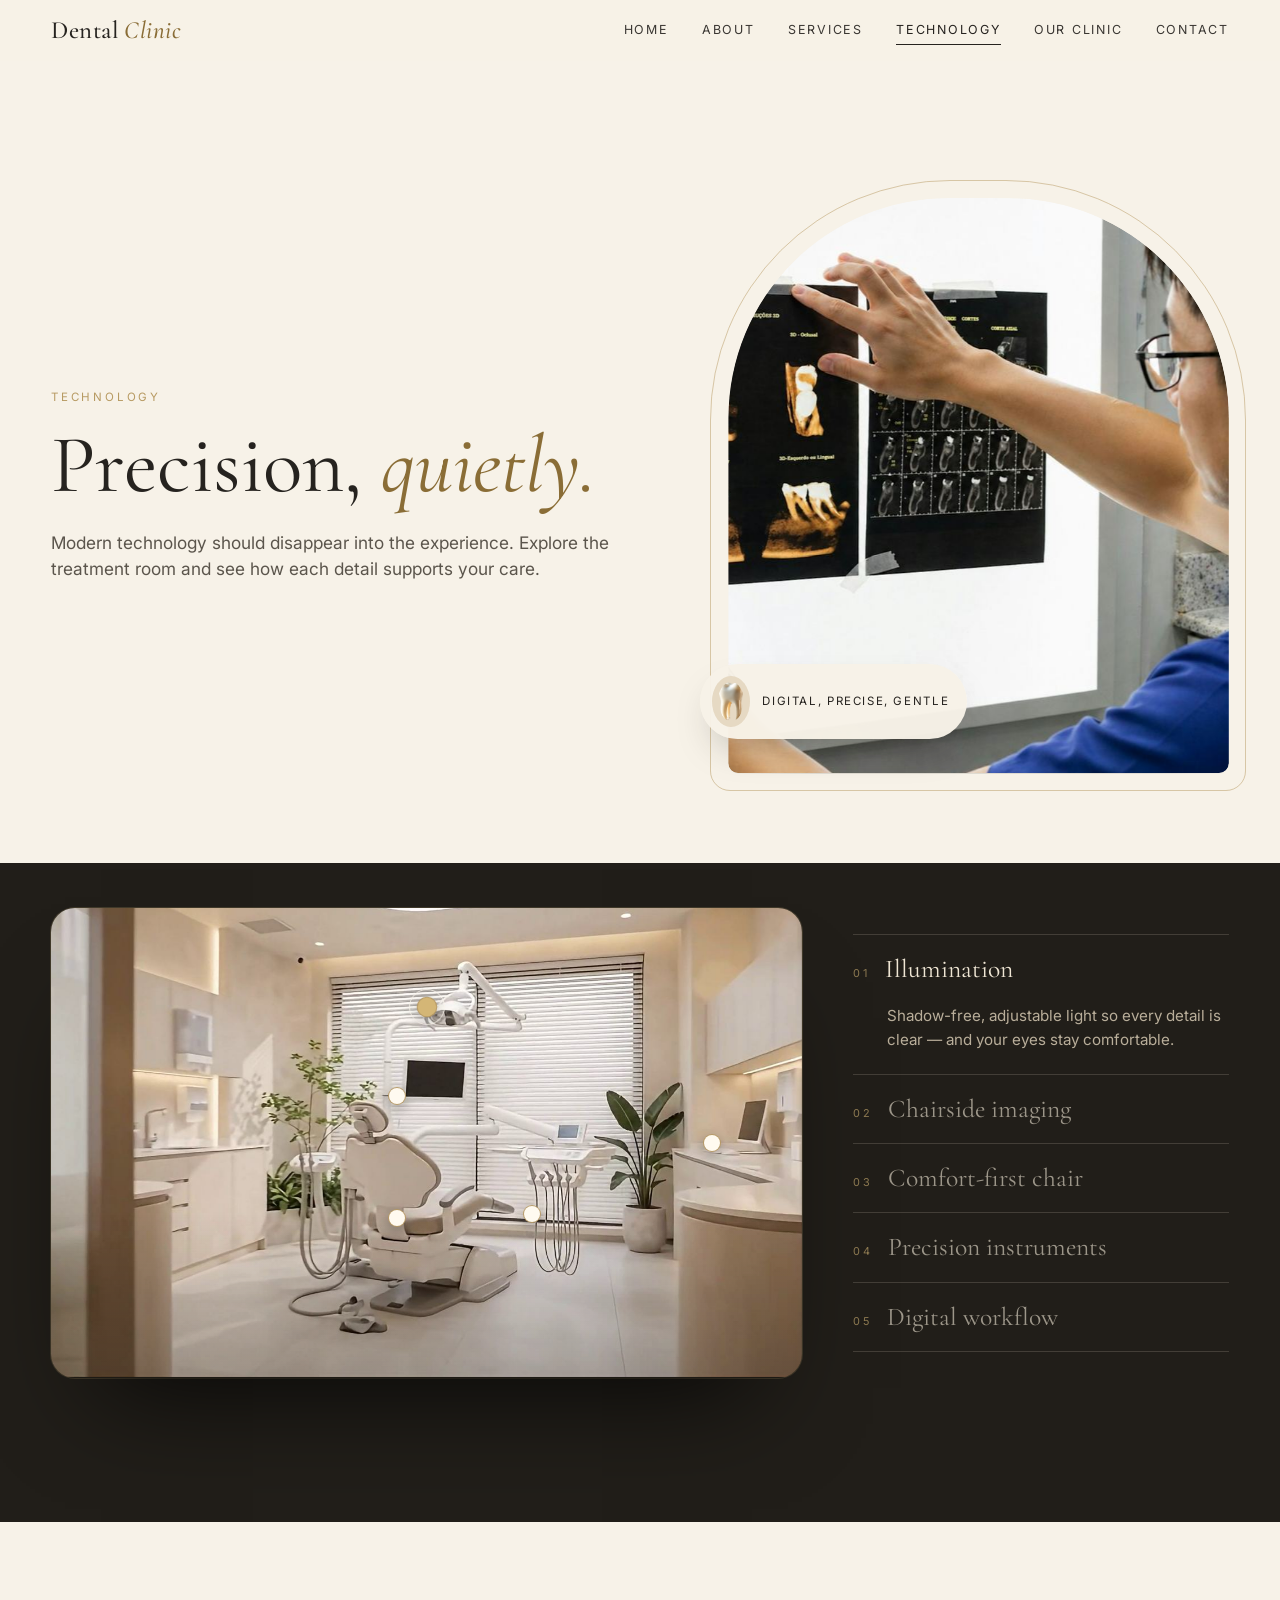
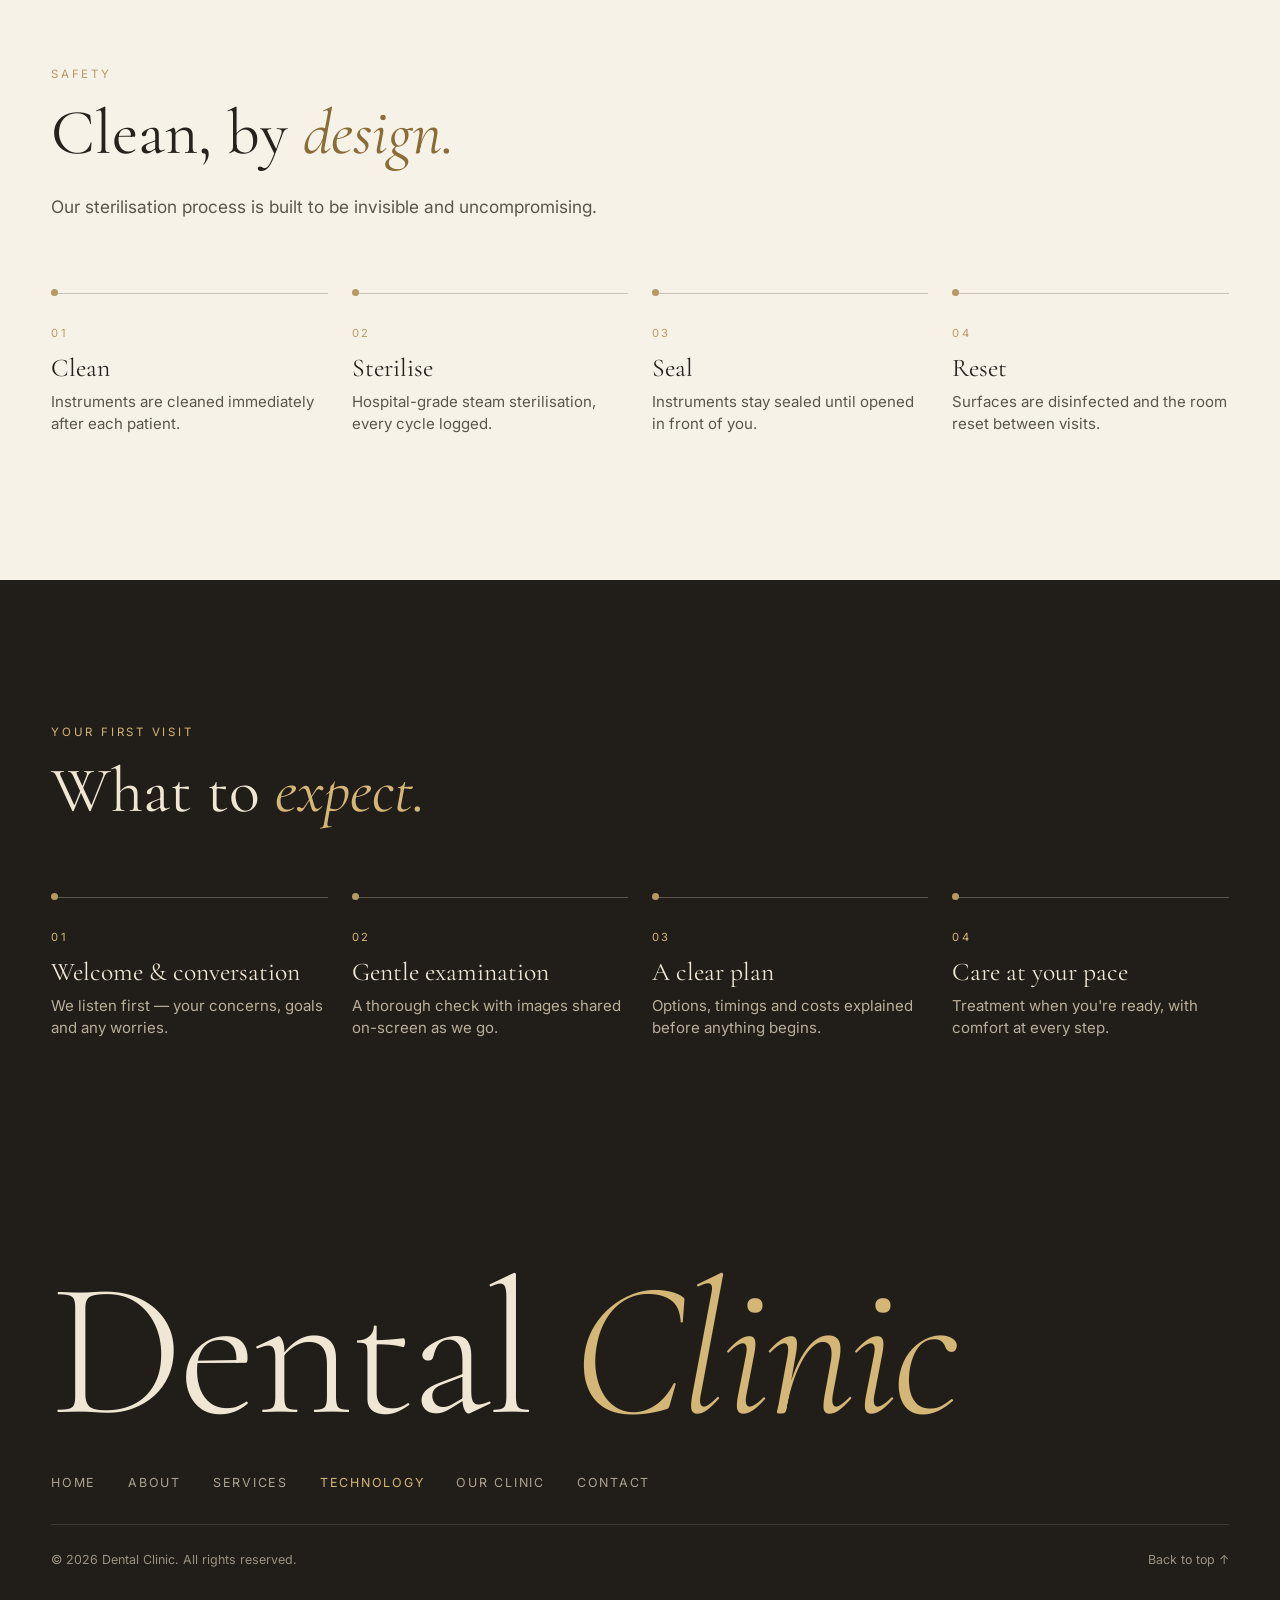
<file: technology.html>
<!doctype html>
<html lang="en">
<head>
  <meta charset="utf-8">
  <meta name="viewport" content="width=device-width, initial-scale=1, viewport-fit=cover">
  <title>Technology — Dental Clinic</title>
  <meta name="description" content="Modern dental technology that supports safer, more precise, more comfortable care.">
  <meta name="theme-color" content="#f4ede1">
  <link rel="icon" type="image/png" href="assets/tooth-icon.png">
  <link rel="preconnect" href="https://fonts.googleapis.com">
  <link rel="preconnect" href="https://fonts.gstatic.com" crossorigin>
  <link href="https://fonts.googleapis.com/css2?family=Cormorant+Garamond:ital,wght@0,300;0,400;0,500;1,400&family=Inter:wght@400;500&display=swap" rel="stylesheet">
  <link rel="stylesheet" href="css/styles.css?v=14">
  <link rel="stylesheet" href="css/hero.css?v=14">
  <link rel="stylesheet" href="css/intro.css?v=14">
  <link rel="stylesheet" href="css/approach.css?v=14">
  <link rel="stylesheet" href="css/sections.css?v=14">
  <link rel="stylesheet" href="css/pages.css?v=14">
  <link rel="stylesheet" href="css/extras.css?v=14">
  <link rel="stylesheet" href="css/mobile.css?v=14">
</head>
<body id="top">
  <a class="skip-link" href="#main">Skip to content</a>

  <header class="nav nav--page is-solid" id="nav" data-solid>
    <a class="nav__brand" href="index.html" aria-label="Dental Clinic — home">Dental<span>Clinic</span></a>
    <nav class="nav__links" id="nav-links" aria-label="Primary">
      <a href="index.html">Home</a>
      <a href="about.html">About</a>
      <a href="services.html">Services</a>
      <a href="technology.html" aria-current="page">Technology</a>
      <a href="clinic.html">Our Clinic</a>
      <a href="contact.html">Contact</a>
    </nav>
    <button class="nav__toggle" id="nav-toggle" aria-label="Menu" aria-expanded="false" aria-controls="nav-links"><span></span><span></span></button>
  </header>

  <main id="main">
    <section class="sec sec--ivory page-hero page-hero--media">
      <div class="wrap ph">
        <div class="ph__copy" data-reveal>
          <p class="eyebrow eyebrow--dark">Technology</p>
          <h1 class="display">Precision, <em>quietly.</em></h1>
          <p class="lede">Modern technology should disappear into the experience. Explore the treatment room and see how each detail supports your care.</p>
        </div>
        <figure class="ph__media" aria-hidden="true">
          <div class="ph__img"><img src="assets/pages/technology.jpg" alt="" decoding="async" fetchpriority="high"></div>
          <span class="ph__ring"></span>
          <figcaption class="ph__badge"><img src="assets/tooth-icon.png" alt="" width="26" height="40"><span>Digital, precise, gentle</span></figcaption>
        </figure>
      </div>
    </section>
    <section class="sec sec--dark" id="technology" aria-labelledby="tech-h">
      <div class="wrap">
        <div class="tech">
          <div class="tech__stage" data-reveal>
            <div class="tech__img"><img src="assets/stills/treatment.jpg" alt="The clinic's treatment room with dental chair, light and chairside monitor" loading="lazy" decoding="async"></div>
            <button type="button" class="spot is-on" style="left:50%;top:21%" data-i="0" aria-label="Illumination"><i></i></button><button type="button" class="spot" style="left:46%;top:40%" data-i="1" aria-label="Chairside imaging"><i></i></button><button type="button" class="spot" style="left:46%;top:66%" data-i="2" aria-label="Comfort-first chair"><i></i></button><button type="button" class="spot" style="left:64%;top:65%" data-i="3" aria-label="Precision instruments"><i></i></button><button type="button" class="spot" style="left:88%;top:50%" data-i="4" aria-label="Digital workflow"><i></i></button>
          </div>
          <ul class="tech__list">
            <li class="tech__item is-on" data-i="0">
              <button type="button" aria-expanded="true"><span class="tech__n">01</span><span class="tech__h">Illumination</span></button>
              <p>Shadow-free, adjustable light so every detail is clear — and your eyes stay comfortable.</p>
            </li>
            <li class="tech__item" data-i="1">
              <button type="button" aria-expanded="false"><span class="tech__n">02</span><span class="tech__h">Chairside imaging</span></button>
              <p>See what we see. Images are shared on-screen so you understand every step.</p>
            </li>
            <li class="tech__item" data-i="2">
              <button type="button" aria-expanded="false"><span class="tech__n">03</span><span class="tech__h">Comfort-first chair</span></button>
              <p>Supportive, posture-neutral seating designed for longer, calmer appointments.</p>
            </li>
            <li class="tech__item" data-i="3">
              <button type="button" aria-expanded="false"><span class="tech__n">04</span><span class="tech__h">Precision instruments</span></button>
              <p>Quiet, finely balanced instruments for gentle, accurate treatment.</p>
            </li>
            <li class="tech__item" data-i="4">
              <button type="button" aria-expanded="false"><span class="tech__n">05</span><span class="tech__h">Digital workflow</span></button>
              <p>Records, scans and plans live in one place, keeping your care joined-up.</p>
            </li>
          </ul>
        </div>
      </div>
    </section>
    <section class="sec sec--ivory" aria-labelledby="safe-h">
      <div class="wrap">
        <header class="sec__head" data-reveal><p class="eyebrow eyebrow--dark">Safety</p><h2 class="display" id="safe-h">Clean, by <em>design.</em></h2><p class="lede">Our sterilisation process is built to be invisible and uncompromising.</p></header>
        <ol class="flow flow--light">
          <li data-reveal><span>01</span><h3>Clean</h3><p>Instruments are cleaned immediately after each patient.</p></li>
          <li data-reveal style="--d:80ms"><span>02</span><h3>Sterilise</h3><p>Hospital-grade steam sterilisation, every cycle logged.</p></li>
          <li data-reveal style="--d:160ms"><span>03</span><h3>Seal</h3><p>Instruments stay sealed until opened in front of you.</p></li>
          <li data-reveal style="--d:240ms"><span>04</span><h3>Reset</h3><p>Surfaces are disinfected and the room reset between visits.</p></li>
        </ol>
      </div>
    </section>
    <section class="sec sec--dark" aria-labelledby="visit-h">
      <div class="wrap">
        <header class="sec__head" data-reveal><p class="eyebrow">Your first visit</p><h2 class="display" id="visit-h">What to <em>expect.</em></h2></header>
        <ol class="flow">
          <li data-reveal><span>01</span><h3>Welcome &amp; conversation</h3><p>We listen first — your concerns, goals and any worries.</p></li>
          <li data-reveal style="--d:80ms"><span>02</span><h3>Gentle examination</h3><p>A thorough check with images shared on-screen as we go.</p></li>
          <li data-reveal style="--d:160ms"><span>03</span><h3>A clear plan</h3><p>Options, timings and costs explained before anything begins.</p></li>
          <li data-reveal style="--d:240ms"><span>04</span><h3>Care at your pace</h3><p>Treatment when you're ready, with comfort at every step.</p></li>
        </ol>
      </div>
    </section>
  </main>

  <footer class="foot foot--min">
    <div class="wrap">
      <p class="foot__mark" aria-hidden="true">Dental <em>Clinic</em></p>
      <nav class="foot__row" aria-label="Footer"><a href="index.html">Home</a><a href="about.html">About</a><a href="services.html">Services</a><a href="technology.html" aria-current="page">Technology</a><a href="clinic.html">Our Clinic</a><a href="contact.html">Contact</a></nav>
      <p class="foot__legal"><span>© 2026 Dental Clinic. All rights reserved.</span><a href="#top">Back to top ↑</a></p>
    </div>
  </footer>

  <script src="js/scroll.js?v=14"></script>
  <script src="js/hero.js?v=14"></script>
  <script src="js/intro.js?v=14"></script>
  <script src="js/approach.js?v=14"></script>
  <script src="js/sections.js?v=14"></script>
  <script src="js/extras.js?v=14"></script>
</body>
</html>
</file>
<file: css/styles.css>
:root {
  --ivory: #f7f2e8;
  --cream: #f1e9db;
  --beige: #e6d9c3;
  --charcoal: #26231f;
  --muted: #5b554c;
  --gold: #b79a62;
  --serif: "Cormorant Garamond", "Times New Roman", serif;
  --sans: "Inter", system-ui, -apple-system, "Segoe UI", sans-serif;
  --ease: cubic-bezier(.22, 1, .36, 1);
  --pad: clamp(20px, 4vw, 56px);
  --ox: 50%;
}

*, *::before, *::after { box-sizing: border-box; }
html { -webkit-text-size-adjust: 100%; scroll-behavior: auto; }
body {
  margin: 0; background: var(--ivory); color: var(--charcoal);
  font-family: var(--sans); font-size: 16px; line-height: 1.5;
  -webkit-font-smoothing: antialiased;
}
a { color: inherit; text-decoration: none; }
:focus-visible { outline: 2px solid var(--gold); outline-offset: 3px; }
.skip-link { position: fixed; left: 12px; top: -60px; z-index: 100; background: var(--charcoal); color: var(--ivory); padding: 10px 16px; border-radius: 4px; }
.skip-link:focus { top: 12px; }

/* ---------- Navigation ---------- */
.nav {
  position: fixed; inset: 0 0 auto 0; z-index: 50;
  display: flex; align-items: center; gap: 32px;
  padding: 18px var(--pad);
  background: linear-gradient(to bottom, rgba(247,242,232,.6), rgba(247,242,232,.2) 65%, rgba(247,242,232,0));
  transition: background .5s var(--ease), padding .5s var(--ease);
}
.nav.is-solid {
  background: rgba(247,242,232,.96);
  padding-block: 12px;
}
.nav__brand { font-family: var(--serif); font-size: 1.55rem; letter-spacing: .02em; font-weight: 500; }
.nav__brand span { font-style: italic; color: #8a6d36; margin-left: .25em; }
.nav__links { display: flex; gap: clamp(18px, 2.6vw, 38px); margin-inline: auto; }
.nav__links a {
  position: relative; font-size: .78rem; letter-spacing: .14em; text-transform: uppercase;
  opacity: .9; transition: opacity .3s;
}
.nav__links a::after {
  content: ""; position: absolute; left: 0; right: 0; bottom: -5px; height: 1px;
  background: currentColor; transform: scaleX(0); transform-origin: left; transition: transform .5s var(--ease);
}
.nav__links a:hover { opacity: 1; }
.nav__links a:hover::after { transform: scaleX(1); }
.nav__toggle { display: none; }

/* ---------- Buttons ---------- */
.btn {
  display: inline-flex; align-items: center; justify-content: center;
  font: 500 .76rem/1 var(--sans); letter-spacing: .14em; text-transform: uppercase;
  padding: 16px 26px; border-radius: 999px; border: 1px solid transparent; cursor: pointer;
  transition: background .45s var(--ease), color .45s var(--ease), border-color .45s var(--ease), transform .45s var(--ease);
  will-change: transform;
}
.btn--primary, .btn--nav { background: var(--charcoal); color: var(--ivory); }
.btn--primary:hover, .btn--nav:hover { background: var(--gold); color: var(--charcoal); transform: scale(1.03); }
.btn--nav { padding: 13px 22px; font-size: .7rem; }
.btn--ghost { border-color: rgba(38,35,31,.45); color: var(--charcoal); background: rgba(247,242,232,.55); }
.btn--ghost:hover { background: var(--charcoal); color: var(--ivory); transform: scale(1.03); }

/* ---------- Hero ---------- */
.hero { position: relative; height: 250vh; height: 250svh; }
.hero__stage { position: sticky; top: 0; height: 100vh; height: 100svh; width: 100%; overflow: hidden; background: var(--cream); }
.hero__scenes { position: absolute; inset: 0; overflow: hidden; transform: translateZ(0); will-change: transform; }
.hero__scenes img {
  position: absolute; inset: 0; width: 100%; height: 100%; object-fit: cover; object-position: 50% 50%;
  opacity: 0; transform-origin: var(--fo, 50% 55%); will-change: transform, opacity; backface-visibility: hidden;
}
.hero__scenes img:first-child { opacity: 1; }
.hero__scenes img:nth-child(1) { --fo: 50% 56%; }
.hero__scenes img:nth-child(2) { --fo: 40% 52%; }
.hero__scenes img:nth-child(3) { --fo: 62% 48%; }
.hero__scenes img:nth-child(4) { --fo: 46% 62%; }
.hero__scenes img:nth-child(5) { --fo: 50% 56%; }
.hero__overlay {
  position: absolute; inset: 0; pointer-events: none;
  background:
    linear-gradient(to top, rgba(247,242,232,.38) 0%, rgba(247,242,232,.12) 22%, rgba(247,242,232,0) 40%),
    linear-gradient(to bottom, rgba(247,242,232,.45), rgba(247,242,232,0) 12%);
}
.hero__veil { position: absolute; inset: 0; background: var(--ivory); opacity: 0; pointer-events: none; will-change: opacity; }

.hero__content {
  position: absolute; left: var(--pad); bottom: clamp(70px, 11vh, 120px);
  max-width: min(62rem, calc(100% - 2 * var(--pad)));
  will-change: transform, opacity; isolation: isolate;
}
.hero__content::before {
  content: ""; position: absolute; z-index: -1; inset: -90px -130px -60px -100px; pointer-events: none;
  background: radial-gradient(closest-side, rgba(247,242,232,.96) 0%, rgba(247,242,232,.88) 55%, rgba(247,242,232,0) 100%);
}
.eyebrow { margin: 0 0 16px; font-size: .72rem; letter-spacing: .24em; text-transform: uppercase; color: #4b453c; }
.eyebrow--dark { color: var(--gold); }
.headline {
  margin: 0; font-family: var(--serif); font-weight: 400;
  font-size: clamp(2.1rem, 4.5vw, 4.7rem); line-height: 1.04; letter-spacing: -.01em;
  text-shadow: 0 1px 24px rgba(247,242,232,.9);
}
.headline em, .display em { font-style: italic; color: #8a6d36; }
.headline em { color: #6b5224; }
.line { display: block; overflow: hidden; padding: .06em 0 .14em; margin: -.06em 0 -.14em; white-space: nowrap; }
.line__in { display: block; transform: translateY(110%); opacity: 0; }
.sub { margin: 20px 0 0; max-width: 32rem; color: #3b362f; font-size: clamp(.95rem, 1.2vw, 1.08rem); }
.cta { display: flex; flex-wrap: wrap; gap: 12px; margin-top: 30px; }
.eyebrow, .sub, .cta { opacity: 0; transform: translateY(16px); }

/* intro reveal (played once on load) */
.is-ready .line__in { animation: lineIn 1.5s var(--ease) forwards; }
.is-ready .line:nth-child(2) .line__in { animation-delay: .22s; }
.is-ready .eyebrow { animation: rise 1.1s var(--ease) .1s forwards; }
.is-ready .sub { animation: rise 1.1s var(--ease) .75s forwards; }
.is-ready .cta { animation: rise 1.1s var(--ease) .95s forwards; }
@keyframes lineIn { to { transform: translateY(0); opacity: 1; } }
@keyframes rise { to { opacity: 1; transform: translateY(0); } }

/* story captions */
.story {
  position: absolute; right: var(--pad); bottom: clamp(70px, 11vh, 120px);
  text-align: right; opacity: 0; pointer-events: none; will-change: opacity; isolation: isolate;
}
.story::before { content: ""; position: absolute; z-index: -1; inset: -50px -90px -40px -120px; background: radial-gradient(closest-side, rgba(247,242,232,.9), rgba(247,242,232,.6) 55%, rgba(247,242,232,0)); pointer-events: none; }
.story__idx { display: block; font-size: .68rem; letter-spacing: .24em; color: var(--muted); margin-bottom: 10px; }
.story__text {
  margin: 0; font-family: var(--serif); font-style: italic; font-weight: 400;
  font-size: clamp(1.5rem, 2.8vw, 2.6rem); line-height: 1.1; color: var(--charcoal); text-shadow: 0 1px 20px rgba(247,242,232,.9);
  transition: opacity .55s var(--ease), transform .55s var(--ease), filter .55s var(--ease);
}
.story__text.is-out { opacity: 0; transform: translateY(-20px); filter: blur(6px); }
.story__text.is-pre { opacity: 0; transform: translateY(20px); filter: blur(6px); transition: none; }

.progress { position: absolute; left: var(--pad); right: var(--pad); bottom: 28px; height: 1px; background: rgba(38,35,31,.15); opacity: 0; }
.progress i { display: block; height: 100%; width: 100%; background: var(--gold); transform: scaleX(0); transform-origin: left; }

.scroll-ind {
  position: absolute; left: 50%; bottom: 22px; translate: -50% 0;
  display: flex; flex-direction: column; align-items: center; gap: 10px;
  font-size: .62rem; letter-spacing: .28em; text-transform: uppercase; color: var(--charcoal);
  opacity: 0; animation: rise 1s var(--ease) 1.6s forwards; will-change: opacity;
}
.scroll-ind i { width: 1px; height: 44px; background: rgba(38,35,31,.2); position: relative; overflow: hidden; }
.scroll-ind i::after { content: ""; position: absolute; inset: 0; background: var(--charcoal); animation: drip 2.6s var(--ease) infinite; }
@keyframes drip { 0% { transform: translateY(-100%); } 60%, 100% { transform: translateY(100%); } }

/* ---------- Next sections ---------- */
.next { padding: clamp(90px, 16vh, 180px) var(--pad); background: var(--ivory); position: relative; }
.next--alt { background: var(--cream); }
.next__inner { max-width: 70rem; margin: 0 auto; }
.display { margin: 0; font-family: var(--serif); font-weight: 400; font-size: clamp(2.2rem, 5vw, 4.6rem); line-height: 1.05; }
.lede { max-width: 38rem; margin: 28px 0 0; color: var(--muted); font-size: 1.08rem; }

/* ---------- Responsive ---------- */
@media (max-width: 820px) {
  .nav { gap: 12px; }
  .nav__links {
    position: fixed; inset: 0; flex-direction: column; justify-content: center; align-items: center; gap: 26px;
    background: var(--ivory);
    opacity: 0; visibility: hidden; transition: opacity .4s var(--ease), visibility .4s;
  }
  .nav__links a { font-family: var(--serif); font-size: 2rem; letter-spacing: 0; text-transform: none; }
  .nav.is-open .nav__links { opacity: 1; visibility: visible; }
  .nav.is-open { z-index: 60; }
  .btn--nav { margin-left: auto; padding: 11px 14px; font-size: .6rem; letter-spacing: .1em; }
  .nav__brand { font-size: 1.3rem; position: relative; z-index: 2; }
  .nav__toggle { display: grid; gap: 6px; width: 40px; height: 40px; place-content: center; background: none; border: 0; cursor: pointer; position: relative; z-index: 2; }
  .nav__toggle span { width: 22px; height: 1px; background: var(--charcoal); transition: transform .4s var(--ease); }
  .nav.is-open .nav__toggle span:first-child { transform: translateY(3.5px) rotate(45deg); }
  .nav.is-open .nav__toggle span:last-child { transform: translateY(-3.5px) rotate(-45deg); }
  .hero__overlay { background:
    radial-gradient(130% 90% at 50% 40%, transparent 65%, rgba(60,45,25,.12) 100%),
    linear-gradient(to top, rgba(247,242,232,.82) 0%, rgba(247,242,232,.45) 38%, rgba(247,242,232,0) 62%),
    linear-gradient(to bottom, rgba(247,242,232,.3), rgba(247,242,232,0) 14%); }
  .hero__content { bottom: 64px; }
  .line { white-space: normal; }
  .headline { font-size: clamp(1.9rem, 8.4vw, 2.8rem); }
  .cta { gap: 10px; margin-top: 22px; }
  .btn { padding: 14px 20px; }
  .story { left: var(--pad); right: auto; text-align: left; bottom: 64px; }
  .scroll-ind { display: none; }
}

/* ---------- Reduced motion: static hero ---------- */
.reduced .hero { height: auto; }
.reduced .hero__stage { position: relative; height: 100svh; }
.reduced .hero__scenes img:nth-child(n+2) { display: none; }

.reduced .line__in, .reduced .eyebrow, .reduced .sub, .reduced .cta { animation: none !important; opacity: 1; transform: none; filter: none; }
.reduced .story, .reduced .progress, .reduced .scroll-ind { display: none; }
@media (prefers-reduced-motion: reduce) {
  .btn, .nav__links a::after, .story__text { transition-duration: .01ms; }
  .scroll-ind i::after { animation: none; }
}

/* portrait: keep each scene's subject inside the narrow crop */
@media (max-aspect-ratio: 1/1) {
  .hero__scenes img:nth-child(1) { object-position: 50% 50%; }
  .hero__scenes img:nth-child(2) { object-position: 44% 50%; }
  .hero__scenes img:nth-child(3) { object-position: 66% 50%; }
  .hero__scenes img:nth-child(4) { object-position: 42% 50%; }
  .hero__scenes img:nth-child(5) { object-position: 50% 50%; }
}

/* nav button label: short on phones */
.btn--nav .sm { display: none; }
@media (max-width: 820px) {
  .btn--nav .lg { display: none; }
  .btn--nav .sm { display: inline; }
  .btn--nav { white-space: nowrap; padding: 11px 16px; font-size: .62rem; letter-spacing: .12em; }
}
</file>
<file: css/hero.css>
/* ---------- Hero: full-screen film with timed headline + captions ---------- */
.hero { height: auto; position: relative; }
.hero__stage {
  position: relative; height: 100vh; height: 100svh; width: 100%; overflow: hidden;
  background: #e9dcc3 url("../assets/hero/hero-bg.jpg") 50% 50% / cover no-repeat;
}
.hero__film { position: absolute; inset: 0; width: 100%; height: 100%; object-fit: cover; object-position: var(--ox, 50%) 50%; display: block; }
/* very light shade only — keeps the footage bright and sharp */
.hero__shade {
  position: absolute; inset: 0; pointer-events: none;
  background:
    linear-gradient(to top, rgba(247,242,232,.55) 0%, rgba(247,242,232,.18) 26%, rgba(247,242,232,0) 46%),
    linear-gradient(to bottom, rgba(247,242,232,.5), rgba(247,242,232,0) 14%);
}

.hero__content {
  position: absolute; left: var(--pad); bottom: clamp(70px, 11vh, 120px); top: auto; width: auto;
  max-width: min(62rem, calc(100% - 2 * var(--pad)));
  display: block; padding: 0; isolation: isolate;
  transition: opacity 1s var(--ease), transform 1s var(--ease);
  will-change: transform, opacity;
}
.hero__content::before {
  display: block; content: ""; position: absolute; z-index: -1; inset: -80px -120px -50px -90px; pointer-events: none;
  background: radial-gradient(closest-side, rgba(247,242,232,.92) 0%, rgba(247,242,232,.8) 55%, rgba(247,242,232,0) 100%);
}
.hero__content.is-away { opacity: 0; transform: translate3d(0, -26px, 0); pointer-events: none; }
.headline { font-size: clamp(2.1rem, 4.5vw, 4.7rem); text-shadow: 0 1px 24px rgba(247,242,232,.9); }
.line { white-space: nowrap; }
.sub { color: #3b362f; }

.story {
  position: absolute; left: var(--pad); right: auto; bottom: clamp(70px, 11vh, 120px); top: auto; translate: none;
  width: auto; max-width: 34rem; text-align: left; padding: 0; isolation: isolate;
  opacity: 0; transform: translate3d(0, 14px, 0); pointer-events: none;
  transition: opacity .9s var(--ease), transform .9s var(--ease);
}
.story.is-on { opacity: 1; transform: none; }
.story::before {
  display: block; content: ""; position: absolute; z-index: -1; inset: -60px -110px -40px -90px; pointer-events: none;
  background: radial-gradient(closest-side, rgba(247,242,232,.9), rgba(247,242,232,.62) 55%, rgba(247,242,232,0));
}
.story__idx { color: var(--gold); margin-bottom: 14px; }
.story__text { font-size: clamp(1.8rem, 3.4vw, 3.4rem); text-shadow: 0 1px 20px rgba(247,242,232,.9); }
.story__where { display: none; }

.progress { left: var(--pad); right: var(--pad); width: auto; bottom: 28px; opacity: 0; transition: opacity .8s; }
.progress.is-on { opacity: .9; }
.progress i { transform: scaleX(0); transition: none; }

/* phones (portrait): film on top with the whole sign in frame, copy below on ivory */
/* phones (portrait): full-screen photo, copy laid over it on a soft dark fade */
@media (max-width: 820px) {
  .hero__stage { height: 100svh; min-height: min(600px, 100svh); background-color: #2a2520; }
  /* size the photo so the whole "DENTAL CLINIC" sign fits the width, then fade it into the dark base */
  .hero__stage { background-color: #17130f; }
  .hero__film {
    top: 0; bottom: auto; height: min(156vw, 100%); object-position: 51% 50%;
    -webkit-mask-image: linear-gradient(to bottom, #000 72%, transparent 100%); mask-image: linear-gradient(to bottom, #000 72%, transparent 100%);
  }
  .hero__shade {
    background:
      linear-gradient(to bottom, rgba(247,242,232,.78) 0, rgba(247,242,232,.35) 7%, rgba(247,242,232,0) 14%),
      linear-gradient(to top, rgba(20,17,14,.9) 0%, rgba(20,17,14,.72) 30%, rgba(20,17,14,.25) 55%, rgba(20,17,14,0) 70%);
  }
  .hero__content, .story {
    position: absolute; left: var(--pad); right: var(--pad); top: auto;
    bottom: calc(36px + env(safe-area-inset-bottom)); width: auto; max-width: none;
  }
  .hero__content::before, .story::before { display: none; }
  .hero__content .eyebrow { margin-bottom: 10px; color: #e3cf9f; }
  .headline { font-size: clamp(1.9rem, 8.4vw, 2.6rem); color: #f7f2e8; text-shadow: 0 2px 18px rgba(0,0,0,.35); }
  .headline em { color: #e3cf9f; }
  .line { white-space: normal; }
  .sub { margin-top: 12px; font-size: .95rem; line-height: 1.5; color: rgba(247,242,232,.88); }
  .cta { margin-top: 20px; gap: 10px; }
  .btn { padding: 14px 20px; }
  .hero__content .btn--primary { background: #f7f2e8; color: #211e19; }
  .hero__content .btn--ghost { border-color: rgba(247,242,232,.6); color: #f7f2e8; background: rgba(247,242,232,.08); }
  .hero__content .btn--ghost:hover, .hero__content .btn--ghost:active { background: #f7f2e8; color: #211e19; }
  .story__idx { margin-bottom: 10px; }
  .story__text { font-size: clamp(1.8rem, 8vw, 2.5rem); text-shadow: none; }
  .progress { bottom: 20px; }
  .scroll-ind { display: none; }
}
/* short landscape phones: keep the cinematic overlay, drop the extras */
@media (max-height: 480px) and (orientation: landscape) {
  .headline { font-size: clamp(1.5rem, 4.4vw, 2.2rem); }
  .sub, .eyebrow { display: none; }
  .cta { margin-top: 12px; }
  .hero__content, .story { bottom: 36px; }
  .scroll-ind { display: none; }
}

/* reduced motion: poster frame, no playback */
.reduced .hero__film { display: none; }
.reduced .story, .reduced .progress, .reduced .scroll-ind { display: none; }
</file>
<file: css/intro.css>
/* ---------- Intro chapter: tooth + orbiting cards ---------- */
.intro { position: relative; height: 480vh; height: 480svh; background: var(--ivory); }
.intro__stage {
  position: sticky; top: 0; height: 100vh; height: 100svh; overflow: hidden;
  background:
    radial-gradient(70% 60% at 50% 52%, #fbf7ee 0%, var(--ivory) 55%, #ece3d1 100%);
  perspective: 1400px; perspective-origin: 50% 46%;
}
.intro__bg { position: absolute; inset: -6%; pointer-events: none; will-change: transform; }
.intro__bg::before { /* radial light */
  content: ""; position: absolute; left: 50%; top: 52%; width: min(120vh, 110vw); aspect-ratio: 1; translate: -50% -50%;
  border-radius: 50%;
  background: radial-gradient(closest-side, rgba(255,246,222,.95), rgba(235,215,170,.22) 55%, transparent 100%);
}
.intro__bg::after { /* thin orbit rings */
  content: ""; position: absolute; left: 50%; top: 52%; width: min(105vh, 96vw); aspect-ratio: 1; translate: -50% -50%;
  border-radius: 50%; border: 1px solid rgba(183,154,98,.28);
  box-shadow: 0 0 0 clamp(60px, 11vh, 120px) transparent, inset 0 0 0 clamp(60px, 11vh, 120px) transparent;
}
.intro__dust { position: absolute; inset: 0; pointer-events: none; }
.intro__dust i {
  position: absolute; width: 3px; height: 3px; border-radius: 50%; background: rgba(183,154,98,.55);
  animation: float 14s ease-in-out infinite;
}
@keyframes float { 0%, 100% { transform: translate3d(0,0,0); opacity: .2; } 50% { transform: translate3d(14px,-26px,0); opacity: .7; } }

/* Heading */
.intro__heading {
  position: absolute; left: 0; right: 0; top: clamp(76px, 12vh, 130px); z-index: 1; text-align: center; padding-inline: var(--pad);
  will-change: transform, opacity;
}
.intro__title {
  margin: 0; font-family: var(--serif); font-weight: 400; text-transform: uppercase;
  font-size: clamp(2rem, 5.4vw, 5.2rem); line-height: .98; letter-spacing: .02em;
}
.intro__title .row { display: block; }
.intro__title .w { display: inline-block; overflow: hidden; padding: 0 .04em .1em; margin-bottom: -.1em; vertical-align: top; }
.intro__title .c {
  display: inline-block; transform: translateY(105%); opacity: 0; filter: blur(8px);
  transition: transform 1.1s var(--ease), opacity 1.1s var(--ease), filter 1.1s var(--ease);
  transition-delay: calc(var(--i) * 28ms);
}
.intro__title .row:nth-child(2) { font-style: italic; color: #8a6d36; }
.intro.in-view .intro__title .c { transform: none; opacity: 1; filter: none; }

/* Scene */
.scene { position: absolute; inset: 0; transform-style: preserve-3d; will-change: transform; }
.tooth {
  --th: min(68vh, 118vw);
  position: absolute; left: 50%; top: 58%; z-index: 2;
  height: var(--th); aspect-ratio: 426 / 649;
  margin: calc(var(--th) / -2) 0 0 calc(var(--th) * 426 / 649 / -2);
  transform-style: flat; will-change: transform, opacity;
}
.tooth__glow {
  position: absolute; left: 50%; top: 50%; width: 170%; aspect-ratio: 1; translate: -50% -50%; border-radius: 50%;
  background: radial-gradient(closest-side, rgba(255,247,226,.95), rgba(240,222,180,.28) 55%, transparent 100%);
  opacity: 0; transition: opacity 2s var(--ease);
}
.tooth__img {
  position: absolute; inset: 0; width: 100%; height: 100%; object-fit: contain;
  opacity: 0; transform: translateY(24px) scale(.94); filter: blur(10px);
  transition: opacity 1.6s var(--ease), transform 1.8s var(--ease), filter 1.6s var(--ease);
  -webkit-mask-image: linear-gradient(to bottom, #000 0, #000 91%, rgba(0,0,0,0) 99%);
          mask-image: linear-gradient(to bottom, #000 0, #000 91%, rgba(0,0,0,0) 99%);
}
.intro.in-view .tooth__img { opacity: 1; transform: none; filter: none; }
.intro.in-view .tooth__glow { opacity: 1; }
.tooth__shadow {
  position: absolute; left: 50%; bottom: -1.5%; width: 120%; height: 6%; translate: -50% 0; z-index: -1;
  background: radial-gradient(closest-side, rgba(60,45,25,.38), transparent); filter: blur(12px);
}

/* Cards */
.card {
  position: absolute; left: 50%; top: 50%; z-index: 3;
  width: clamp(280px, 26vw, 400px); padding: clamp(22px, 2.2vw, 34px);
  border-radius: 20px; border: 1px solid rgba(183,154,98,.28);
  background: rgba(244,236,222,.78); color: var(--muted);
  box-shadow: 0 30px 60px -30px rgba(60,45,25,.35);
  transform-origin: 50% 50%; will-change: transform, opacity; backface-visibility: hidden;
  transition: background .6s var(--ease), border-color .6s var(--ease), box-shadow .6s var(--ease), color .6s var(--ease);
}
.card.is-active {
  background: #fffaf0; border-color: rgba(183,154,98,.85); color: var(--charcoal);
  box-shadow: 0 40px 80px -30px rgba(60,45,25,.45), 0 0 60px rgba(214,184,120,.35);
}
.card__top { display: flex; align-items: center; justify-content: space-between; margin-bottom: clamp(18px, 3vh, 34px); }
.card__num { font-size: .7rem; letter-spacing: .24em; color: var(--gold); opacity: .55; transition: opacity .7s var(--ease) .1s; }
.card__bar { width: 44px; height: 1px; background: var(--gold); transform: scaleX(.25); transform-origin: right; transition: transform .9s var(--ease) .3s; }
.card__title { margin: 0; font-family: var(--serif); font-weight: 400; text-transform: uppercase; letter-spacing: .03em; font-size: clamp(1.4rem, 2vw, 2.1rem); line-height: 1.02; }
.card__title .m { display: block; overflow: hidden; padding-bottom: .1em; margin-bottom: -.1em; }
.card__title .m > span { display: block; transform: translateY(70%); opacity: .45; transition: transform .9s var(--ease), opacity .9s var(--ease); }
.card__title .m:nth-child(2) > span { transition-delay: .08s; }
.card__desc { margin: 16px 0 0; font-size: .95rem; line-height: 1.55; opacity: .55; transform: translateY(8px); transition: opacity .8s var(--ease) .22s, transform .8s var(--ease) .22s; }
.card.is-active .card__num { opacity: 1; }
.card.is-active .card__bar { transform: scaleX(1); }
.card.is-active .card__title .m > span { transform: none; opacity: 1; }
.card.is-active .card__desc { opacity: 1; transform: none; }

/* Progress */
.intro__progress {
  position: absolute; left: 50%; bottom: clamp(18px, 4vh, 38px); translate: -50% 0; z-index: 5;
  display: flex; flex-direction: column; align-items: center; gap: 12px; will-change: opacity;
}
.intro__count { font-size: .72rem; letter-spacing: .28em; color: var(--charcoal); font-variant-numeric: tabular-nums; }
.intro__dots { display: flex; gap: 8px; }
.intro__dots i { width: 22px; height: 2px; background: rgba(38,35,31,.18); border-radius: 2px; overflow: hidden; }
.intro__dots i b { display: block; height: 100%; background: var(--gold); transform: scaleX(0); transform-origin: left; }
.intro__hint { font-size: .6rem; letter-spacing: .28em; text-transform: uppercase; color: var(--muted); will-change: opacity; }

.intro__veil { position: absolute; inset: 0; background: var(--cream); opacity: 0; pointer-events: none; z-index: 6; will-change: opacity; }

/* Tablet: fewer simultaneous cards, tighter cards */
@media (max-width: 1100px) { .card { width: clamp(250px, 34vw, 340px); } }

/* Mobile: dedicated vertical composition */
@media (max-width: 820px) {
  .intro__heading { top: clamp(64px, 10vh, 90px); }
  .intro__title { font-size: clamp(1.7rem, 8.4vw, 2.6rem); }
  .tooth { top: 40%; --th: min(46vh, 118vw); }
  .card { width: min(86vw, 380px); padding: 18px 20px; border-radius: 16px; }
  .card__top { margin-bottom: 12px; }
  .card__title { font-size: 1.35rem; }
  .card__desc { font-size: .86rem; margin-top: 10px; }
  .intro__progress { bottom: 14px; gap: 8px; }
  .intro__dots i { width: 16px; }
}

/* Reduced motion: simple stacked layout */
.reduced .intro { height: auto; padding: 100px var(--pad) 80px; }
.reduced .intro__stage { position: relative; height: auto; overflow: visible; perspective: none; background: none; }
.reduced .intro__bg, .reduced .intro__dust, .reduced .intro__progress, .reduced .intro__veil { display: none; }
.reduced .intro__heading { position: static; padding: 0 0 20px; }
.reduced .intro__title .c, .reduced .tooth__img, .reduced .tooth__glow { transform: none; opacity: 1; filter: none; transition: none; }
.reduced .scene { position: static; display: grid; gap: 16px; max-width: 760px; margin: 0 auto; }
.reduced .tooth { position: relative; left: auto; top: auto; margin: 0 auto; --th: min(70vh, 120vw); }
.reduced .card { position: static; width: auto; transform: none !important; opacity: 1 !important; filter: none !important; background: #fffaf0; color: var(--charcoal); }
.reduced .card .card__num, .reduced .card .card__desc, .reduced .card .card__title .m > span { opacity: 1; transform: none; }
.reduced .card .card__bar { transform: none; }
@media (prefers-reduced-motion: reduce) { .intro__dust i { animation: none; } }
</file>
<file: css/approach.css>
/* ---------- Chapter 3: Our Approach ---------- */
.approach { position: relative; height: 230vh; height: 230svh; background: var(--cream); }
.approach__stage {
  position: sticky; top: 0; height: 100vh; height: 100svh; overflow: hidden;
  display: grid; grid-template-columns: minmax(0, 5fr) minmax(0, 6fr); align-items: center;
  gap: clamp(28px, 5vw, 90px); padding: clamp(84px, 11vh, 120px) var(--pad) clamp(40px, 7vh, 72px);
  background: radial-gradient(80% 70% at 78% 50%, #f6efe1 0%, var(--cream) 62%, #ebe1cd 100%);
}
.approach__grain { position: absolute; inset: 0; pointer-events: none; background: radial-gradient(120% 90% at 50% 50%, transparent 65%, rgba(120,95,50,.07)); }

/* copy */
.approach__copy { position: relative; align-self: stretch; display: flex; flex-direction: column; justify-content: center; min-width: 0; }
.approach__label { margin: 0 0 clamp(14px, 3vh, 34px); font-size: .72rem; letter-spacing: .28em; text-transform: uppercase; color: var(--gold); display: flex; align-items: center; gap: 14px; }
.approach__label::after { content: ""; width: 44px; height: 1px; background: var(--gold); opacity: .7; }
.approach__steps { display: grid; }
.step { grid-area: 1 / 1; will-change: transform, opacity; }
.step__num {
  display: block; font-family: var(--serif); font-weight: 300; line-height: .85;
  font-size: clamp(5.5rem, 12vw, 11.5rem); color: transparent; letter-spacing: -.02em;
  -webkit-text-stroke: 1px rgba(183,154,98,.85);
  margin-left: -.04em; will-change: transform;
}
.step__title {
  margin: clamp(6px, 1.5vh, 18px) 0 0; font-family: var(--serif); font-weight: 400; text-transform: uppercase;
  font-size: clamp(2.6rem, 5.4vw, 5.4rem); line-height: 1; letter-spacing: .02em; color: var(--charcoal);
}
.step__title .m { display: block; overflow: hidden; padding-bottom: .1em; margin-bottom: -.1em; }
.step__title .m > span { display: block; will-change: transform; }
.step__desc { margin: clamp(14px, 3vh, 28px) 0 0; max-width: 27rem; font-size: clamp(.95rem, 1.15vw, 1.08rem); line-height: 1.65; color: var(--muted); will-change: opacity, transform; }

/* progress */
.approach__progress { display: flex; align-items: center; gap: 0; margin-top: clamp(22px, 5vh, 56px); }
.approach__progress li { list-style: none; display: flex; align-items: center; }
.approach__progress ol { display: flex; align-items: center; margin: 0; padding: 0; }
.pg__n { font-size: .7rem; letter-spacing: .2em; color: rgba(38,35,31,.35); font-variant-numeric: tabular-nums; transition: color .6s var(--ease); }
.pg__n.is-on { color: var(--charcoal); }
.pg__line { position: relative; width: clamp(28px, 4.5vw, 64px); height: 1px; margin: 0 12px; background: rgba(38,35,31,.16); overflow: hidden; }
.pg__line i { position: absolute; inset: 0; background: var(--gold); transform: scaleX(0); transform-origin: left; }

/* media */
.approach__media { position: relative; height: 100%; max-height: 78vh; min-height: 0; perspective: 1400px; }
.frame {
  position: absolute; inset: 0; border-radius: 26px; overflow: hidden; background: #e6dcc7;
  box-shadow: 0 50px 90px -40px rgba(60,45,25,.5), 0 18px 36px -22px rgba(60,45,25,.3), 0 0 0 1px rgba(183,154,98,.25);
  will-change: transform; transform: translateZ(0);
}
.frame img.ap {
  position: absolute; inset: 0; width: 100%; height: 100%; will-change: transform; display: block;
}
.frame img.ap { object-fit: cover; opacity: 0; }
.frame img.ap:nth-of-type(1) { opacity: 1; object-position: 64% 40%; }
.frame img.ap:nth-of-type(2) { object-position: 56% 35%; }
.frame img.ap:nth-of-type(3) { object-position: 50% 30%; }
.frame img.ap:nth-of-type(4) { object-position: 50% 30%; }
.frame::after { /* gentle edge softening, keeps warm light intact */
  content: ""; position: absolute; inset: 0; pointer-events: none;
  background: linear-gradient(to top, rgba(40,28,12,.16), transparent 30%), radial-gradient(120% 100% at 50% 50%, transparent 68%, rgba(60,45,25,.12));
}
.frame__tag {
  position: absolute; left: 20px; bottom: 18px; z-index: 2; font-size: .64rem; letter-spacing: .26em; text-transform: uppercase; color: #fffaf0;
  display: flex; align-items: center; gap: 10px; text-shadow: 0 1px 12px rgba(40,28,12,.45);
}
.frame__tag i { width: 26px; height: 1px; background: rgba(255,250,240,.8); }
.frame__tag span { display: inline-block; will-change: transform, opacity; }

.approach__veil { position: absolute; inset: 0; background: var(--ivory); opacity: 0; pointer-events: none; z-index: 5; will-change: opacity; }

/* mobile: text stacked above the video */
@media (max-width: 820px) {
  .approach__stage {
    grid-template-columns: minmax(0, 1fr); grid-template-rows: auto minmax(0, 1fr);
    align-items: start; gap: 18px; padding-top: 78px; padding-bottom: 22px;
  }
  .approach__copy { justify-content: flex-start; align-self: start; }
  .approach__label { margin-bottom: 6px; font-size: .64rem; }
  .step { display: grid; grid-template-columns: auto 1fr; column-gap: 14px; align-items: end; }
  .step__num { font-size: clamp(3.6rem, 18vw, 5.4rem); grid-row: 1 / 3; align-self: start; }
  .step__title { font-size: clamp(2rem, 9.5vw, 3rem); margin: 0; align-self: end; }
  .step__desc { grid-column: 1 / -1; margin-top: 10px; font-size: .88rem; line-height: 1.5; max-width: none; min-height: 3.1em; }
  .approach__progress { margin-top: 18px; }
  .approach__media { max-height: none; height: 100%; }
  .frame { border-radius: 20px; }
}

/* reduced motion: static, stacked */
.reduced .approach { height: auto; }
.reduced .approach__stage { position: relative; height: auto; overflow: visible; display: block; padding: 90px var(--pad); }
.reduced .approach__steps { display: block; }
.reduced .step { margin-bottom: 44px; opacity: 1 !important; transform: none !important; filter: none !important; }
.reduced .step__num { font-size: 4rem; }
.reduced .step__title { font-size: 2.2rem; }
.reduced .step__title .m > span { transform: none !important; }
.reduced .approach__progress, .reduced .approach__veil, .reduced .frame__tag { display: none; }
.reduced .approach__media { height: 60vh; margin-top: 20px; }
.reduced .frame img.ap:nth-of-type(n+2) { display: none; }
.reduced .frame img.ap:nth-of-type(1) { opacity: 1; }

/* mobile: keep both people in the narrow crop */
@media (max-width: 820px) {
  .frame img.ap:nth-of-type(1) { object-position: 72% 40%; }
  .frame img.ap:nth-of-type(2) { object-position: 66% 35%; }
  .frame img.ap:nth-of-type(3) { object-position: 60% 30%; }
  .frame img.ap:nth-of-type(4) { object-position: 62% 30%; }
}
</file>
<file: css/sections.css>
/* ---------- Shared section system ---------- */
.wrap { max-width: 78rem; margin: 0 auto; }
.sec { position: relative; padding: clamp(96px, 16vh, 190px) var(--pad); }
.sec--ivory { background: var(--ivory); }
.sec--dark { background: #211e19; color: #efe6d4; }
.sec__head { max-width: 46rem; margin-bottom: clamp(44px, 8vh, 92px); }
.sec__head--row { max-width: none; display: flex; justify-content: space-between; align-items: flex-end; gap: 48px; }
.sec__head--row .lede { margin: 0; max-width: 26rem; }
.sec--dark .display em { color: #d4b676; }
.sec--dark .lede { color: #b9ae9a; }
.sec--dark .eyebrow { color: #d4b676; }

/* scroll reveals */
[data-reveal] { opacity: 0; transform: translate3d(0, 28px, 0); transition: opacity 1.2s var(--ease), transform 1.2s var(--ease); transition-delay: var(--d, 0ms); }
[data-reveal].is-in { opacity: 1; transform: none; }

/* ---------- Services ---------- */
.svcs { display: grid; grid-template-columns: minmax(0, 7fr) minmax(0, 4fr); gap: clamp(32px, 6vw, 100px); align-items: start; }
.svcs__list { margin: 0; padding: 0; list-style: none; border-top: 1px solid rgba(38,35,31,.16); }
.svc {
  position: relative; display: grid; grid-template-columns: 3.2rem minmax(0, 1fr) auto; column-gap: 18px; row-gap: 8px; align-items: baseline;
  padding: clamp(22px, 3.4vh, 34px) 0; border-bottom: 1px solid rgba(38,35,31,.16); cursor: default; outline: none;
}
.svc::after { content: ""; position: absolute; left: 0; bottom: -1px; height: 1px; width: 100%; background: var(--gold); transform: scaleX(0); transform-origin: left; transition: transform .8s var(--ease); }
.svc__n { font-size: .7rem; letter-spacing: .22em; color: var(--gold); }
.svc__t { margin: 0; font-family: var(--serif); font-weight: 400; font-size: clamp(1.7rem, 3vw, 2.8rem); line-height: 1.05; transition: transform .7s var(--ease), color .5s; }
.svc__d { grid-column: 2; margin: 0; max-width: 32rem; color: var(--muted); font-size: .98rem; line-height: 1.6; }
.svc__tags { display: block; margin-top: 8px; font-size: .68rem; letter-spacing: .18em; text-transform: uppercase; color: rgba(91,85,76,.75); }
.svc__a { grid-row: 1; grid-column: 3; color: var(--gold); opacity: .35; transform: translateX(-8px); transition: opacity .6s var(--ease), transform .6s var(--ease); }
.svc.is-on::after, .svc:focus-visible::after { transform: scaleX(1); }
.svc.is-on .svc__t, .svc:focus-visible .svc__t { transform: translateX(10px); }
.svc.is-on .svc__a, .svc:focus-visible .svc__a { opacity: 1; transform: none; }
.svcs__preview { position: sticky; top: 14vh; }
.svcs__frame { position: relative; aspect-ratio: 4 / 5; border-radius: 22px; overflow: hidden; background: var(--beige); box-shadow: 0 50px 80px -40px rgba(60,45,25,.5), 0 0 0 1px rgba(183,154,98,.25); }
.svcs__frame img { position: absolute; inset: 0; width: 100%; height: 100%; object-fit: cover; opacity: 0; transform: scale(1.06); transition: opacity 1s var(--ease), transform 1.6s var(--ease); }
.svcs__frame img.is-on { opacity: 1; transform: scale(1); }

/* ---------- Technology ---------- */
.tech { display: grid; grid-template-columns: minmax(0, 8fr) minmax(0, 4fr); gap: clamp(28px, 4vw, 64px); align-items: center; }
.tech__stage { position: relative; border-radius: 24px; overflow: hidden; box-shadow: 0 60px 100px -50px rgba(0,0,0,.8), 0 0 0 1px rgba(212,182,118,.18); aspect-ratio: 16 / 10; }
.tech__img { position: absolute; inset: -4% 0; will-change: transform; }
.tech__img img { width: 100%; height: 100%; object-fit: cover; object-position: 50% 55%; display: block; }
.tech__stage::after { content: ""; position: absolute; inset: 0; pointer-events: none; background: linear-gradient(to top, rgba(20,15,8,.25), transparent 35%); }
.spot { position: absolute; z-index: 2; width: 44px; height: 44px; margin: -22px 0 0 -22px; padding: 0; border: 0; background: none; cursor: pointer; }
.spot i { position: absolute; inset: 14px; border-radius: 50%; background: #fffaf0; box-shadow: 0 0 0 1px rgba(183,154,98,.9), 0 4px 14px rgba(0,0,0,.35); transition: transform .5s var(--ease), background .5s; }
.spot::before { content: ""; position: absolute; inset: 4px; border-radius: 50%; border: 1px solid rgba(255,250,240,.7); opacity: 0; transform: scale(.6); transition: opacity .5s var(--ease), transform .8s var(--ease); }
.spot.is-on i { background: #d4b676; transform: scale(1.15); }
.spot.is-on::before { opacity: 1; transform: scale(1); animation: ring 3.2s var(--ease) infinite; }
@keyframes ring { 0% { transform: scale(.7); opacity: .9; } 70%, 100% { transform: scale(1.35); opacity: 0; } }
.tech__list { margin: 0; padding: 0; list-style: none; border-top: 1px solid rgba(239,230,212,.16); }
.tech__item { border-bottom: 1px solid rgba(239,230,212,.16); }
.tech__item button { width: 100%; display: flex; align-items: baseline; gap: 16px; padding: 20px 0; background: none; border: 0; color: inherit; text-align: left; cursor: pointer; font: inherit; }
.tech__n { font-size: .68rem; letter-spacing: .22em; color: #d4b676; opacity: .6; }
.tech__h { font-family: var(--serif); font-size: clamp(1.4rem, 2vw, 1.9rem); line-height: 1.1; opacity: .6; transition: opacity .5s; }
.tech__item p { margin: 0; max-height: 0; overflow: hidden; opacity: 0; padding-left: 2.1rem; color: #b9ae9a; font-size: .95rem; line-height: 1.6; transition: max-height .8s var(--ease), opacity .8s var(--ease), padding .8s var(--ease); }
.tech__item.is-on .tech__h, .tech__item button:hover .tech__h { opacity: 1; }
.tech__item.is-on p { max-height: 8rem; opacity: 1; padding-bottom: 22px; }

/* ---------- Our Clinic: pinned horizontal gallery ---------- */
.gallery { position: relative; height: 250vh; background: var(--cream); }
.gallery__stage { position: sticky; top: 0; height: 100vh; height: 100svh; overflow: hidden; display: flex; align-items: center; background: radial-gradient(90% 80% at 30% 50%, #f6efe1, var(--cream) 70%); }
.gallery__head { position: absolute; left: var(--pad); top: 50%; translate: 0 -50%; z-index: 2; max-width: 26rem; will-change: opacity, transform; }
.gallery__head .display { font-size: clamp(2.2rem, 4.2vw, 4rem); }
.gallery__head .lede { font-size: 1rem; margin-top: 18px; }
.gallery__track { display: flex; align-items: flex-end; gap: clamp(20px, 3vw, 44px); padding: 0 var(--pad) 0 max(var(--pad), calc(var(--pad) + 30rem)); will-change: transform; margin-top: clamp(90px, 14vh, 150px); }
.panel { flex: none; margin: 0; width: clamp(280px, 34vw, 560px); }
.panel:nth-child(even) { margin-bottom: clamp(24px, 6vh, 70px); }
.panel__img { position: relative; overflow: hidden; border-radius: 20px; aspect-ratio: 4 / 3; background: var(--beige); box-shadow: 0 40px 70px -40px rgba(60,45,25,.45); }
.panel__img img { position: absolute; top: 0; left: -8%; width: 116%; height: 100%; object-fit: cover; will-change: transform; }
.panel figcaption { display: grid; grid-template-columns: auto 1fr; column-gap: 14px; margin-top: 16px; align-items: baseline; }
.panel figcaption span { font-size: .68rem; letter-spacing: .22em; color: var(--gold); }
.panel figcaption b { font-family: var(--serif); font-weight: 400; font-size: 1.5rem; }
.panel figcaption em { grid-column: 2; font-style: normal; color: var(--muted); font-size: .92rem; }
.gallery__bar { position: absolute; left: var(--pad); right: var(--pad); bottom: clamp(20px, 4vh, 40px); display: flex; align-items: center; gap: 18px; font-size: .7rem; letter-spacing: .24em; color: var(--charcoal); font-variant-numeric: tabular-nums; }
.gallery__bar i { flex: 1; height: 1px; background: rgba(38,35,31,.16); overflow: hidden; }
.gallery__bar b { display: block; height: 100%; background: var(--gold); transform: scaleX(0); transform-origin: left; }

/* ---------- Contact ---------- */
.contact__grid { display: grid; grid-template-columns: minmax(0, 5fr) minmax(0, 6fr); gap: clamp(40px, 7vw, 120px); align-items: start; }
.details { margin: clamp(34px, 6vh, 64px) 0 0; display: grid; grid-template-columns: 1fr 1fr; gap: 28px 24px; }
.details dt { font-size: .66rem; letter-spacing: .24em; text-transform: uppercase; color: var(--gold); margin-bottom: 8px; }
.details dd { margin: 0; line-height: 1.6; color: var(--charcoal); }
.details a { background: linear-gradient(currentColor, currentColor) 0 100% / 0 1px no-repeat; transition: background-size .5s var(--ease); }
.details a:hover { background-size: 100% 1px; }
.form { position: relative; background: #fbf7ee; border-radius: 26px; padding: clamp(26px, 4vw, 52px); border: 1px solid rgba(183,154,98,.28); box-shadow: 0 50px 90px -50px rgba(60,45,25,.4); }
.form__fields { display: grid; grid-template-columns: 1fr 1fr; gap: 26px 24px; }
.fld { display: block; }
.fld--wide { grid-column: 1 / -1; }
.fld span { display: block; font-size: .66rem; letter-spacing: .2em; text-transform: uppercase; color: var(--muted); margin-bottom: 4px; }
.fld small { text-transform: none; letter-spacing: 0; opacity: .7; }
.fld input, .fld select, .fld textarea {
  width: 100%; padding: 10px 0 12px; border: 0; border-bottom: 1px solid rgba(38,35,31,.25); background: transparent; border-radius: 0;
  font: 400 1.02rem/1.4 var(--sans); color: var(--charcoal); transition: border-color .4s; appearance: none; -webkit-appearance: none; resize: vertical;
}
.fld select { background: url("data:image/svg+xml,%3Csvg xmlns='http://www.w3.org/2000/svg' width='12' height='8' fill='none' stroke='%23b79a62'%3E%3Cpath d='M1 1l5 5 5-5'/%3E%3C/svg%3E") right 4px center no-repeat; padding-right: 24px; }
.fld input:focus, .fld select:focus, .fld textarea:focus { outline: none; border-color: var(--gold); }
.fld input.is-bad { border-color: #a4503a; }
.form__submit { margin-top: 34px; width: 100%; padding: 19px 26px; }
.form__note { margin: 16px 0 0; font-size: .8rem; color: var(--muted); text-align: center; }
.form__ok { position: absolute; inset: 0; display: grid; place-content: center; justify-items: center; text-align: center; gap: 8px; padding: 30px; background: #fbf7ee; border-radius: inherit; }
.form__ok[hidden] { display: none; }
.form__ok h3 { margin: 10px 0 0; font-family: var(--serif); font-weight: 400; font-size: 2.4rem; }
.form__ok p { margin: 0; color: var(--muted); max-width: 22rem; }
.form__tick { width: 54px; height: 54px; border-radius: 50%; border: 1px solid var(--gold); position: relative; }
.form__tick::after { content: ""; position: absolute; left: 19px; top: 13px; width: 10px; height: 19px; border: solid var(--gold); border-width: 0 1px 1px 0; transform: rotate(40deg); }

/* ---------- Footer ---------- */
.foot { background: #211e19; color: #cfc4af; padding: clamp(70px, 12vh, 130px) var(--pad) 32px; overflow: hidden; }
.foot__mark { margin: 0 0 clamp(40px, 8vh, 90px); font-family: var(--serif); font-weight: 300; font-size: clamp(3.4rem, 15vw, 14rem); line-height: .9; letter-spacing: -.02em; color: #efe6d4; white-space: nowrap; }
.foot__mark em { color: #d4b676; font-style: italic; }
.foot__cols { display: grid; grid-template-columns: repeat(3, minmax(0, 1fr)); gap: 32px; padding-bottom: 56px; border-bottom: 1px solid rgba(239,230,212,.14); }
.foot h4 { margin: 0 0 16px; font-size: .66rem; letter-spacing: .24em; text-transform: uppercase; color: #d4b676; font-weight: 500; }
.foot__cols a, .foot__cols span { display: block; margin-bottom: 8px; line-height: 1.6; font-size: .95rem; }
.foot__cols a { opacity: .85; transition: opacity .3s, color .3s; }
.foot__cols a:hover { opacity: 1; color: #fff; }
.foot__legal { display: flex; justify-content: space-between; gap: 16px; margin: 26px 0 0; font-size: .78rem; opacity: .7; }

/* ---------- Responsive ---------- */
@media (max-width: 960px) {
  .svcs, .tech, .contact__grid { grid-template-columns: minmax(0, 1fr); }
  .svcs__preview { display: none; }
  .svc { grid-template-columns: 2.6rem minmax(0, 1fr); }
  .svc__a { display: none; }
  .svc.is-on .svc__t { transform: none; }
  .sec__head--row { flex-direction: column; align-items: flex-start; gap: 18px; }
  .tech__stage { aspect-ratio: 4 / 3.2; order: -1; }
  .tech__img img { object-position: 48% 55%; }
  .tech__stage { margin-bottom: 8px; }
}
@media (max-width: 820px) {
  .gallery { height: 220vh; }
  .gallery__head { max-width: none; right: var(--pad); top: 76px; translate: none; }
  .gallery__head .lede { display: none; }
  .gallery__track { margin-top: 120px; padding: 0 var(--pad); }
  .panel { width: min(80vw, 420px); }
  .panel:nth-child(even) { margin-bottom: 0; }
  .details { grid-template-columns: 1fr 1fr; }
  .form__fields { grid-template-columns: 1fr; }
  .foot__cols { grid-template-columns: 1fr 1fr; }
  .foot__legal { flex-direction: column; }
}

/* ---------- Reduced motion ---------- */
.reduced [data-reveal] { opacity: 1; transform: none; filter: none; transition: none; }
.reduced .gallery { height: auto; }
.reduced .gallery__stage { position: relative; height: auto; display: block; padding: 90px 0 60px; overflow: visible; }
.reduced .gallery__head { position: static; padding: 0 var(--pad) 30px; }
.reduced .gallery__track { margin-top: 0; padding: 0 var(--pad); overflow-x: auto; transform: none !important; scroll-snap-type: x mandatory; }
.reduced .panel { scroll-snap-align: start; }
.reduced .panel__img img { transform: none !important; left: 0; width: 100%; }
.reduced .gallery__bar { display: none; }
@media (prefers-reduced-motion: reduce) { .spot.is-on::before { animation: none; } }

.nav__links a[aria-current]{opacity:1}
.nav__links a[aria-current]::after{transform:scaleX(1)}

/* nav over dark sections */
.nav.nav--dark { background: rgba(33,30,25,.96); color: #efe6d4; padding-block: 12px; }
.nav.nav--dark .nav__toggle span { background: #efe6d4; }
.nav.nav--dark .btn--nav { background: #efe6d4; color: #211e19; }
.nav.nav--dark .btn--nav:hover { background: var(--gold); }
.nav, .nav .btn--nav, .nav__toggle span { transition: background .5s var(--ease), color .5s var(--ease), padding .5s var(--ease), transform .45s var(--ease); }

@media (max-width: 480px) {
  .details { grid-template-columns: 1fr; gap: 20px; }
  .sec { padding-top: clamp(72px, 12vh, 120px); padding-bottom: clamp(72px, 12vh, 120px); }
  .foot__mark { font-size: clamp(3rem, 17vw, 5rem); }
}
</file>
<file: css/pages.css>
/* ---------- Inner pages ---------- */
.page-hero { padding-top: clamp(130px, 22vh, 220px); padding-bottom: clamp(40px, 8vh, 90px); }
.page-hero .display { font-size: clamp(2.6rem, 6.4vw, 6rem); margin: 0 0 20px; }
.page-hero .lede { max-width: 38rem; margin-bottom: 0; }
.page-hero + .sec, .page-hero + .approach, .page-hero + .gallery { margin-top: 0; }
.page-hero + .sec { padding-top: clamp(24px, 5vh, 60px); }
.contact.page-hero { padding-bottom: clamp(96px, 16vh, 190px); }

/* home: explore tiles */
.tiles__grid { display: grid; grid-template-columns: repeat(4, minmax(0, 1fr)); gap: 20px; }
.tile {
  display: flex; flex-direction: column; gap: 10px; min-height: 15rem; padding: 28px;
  border: 1px solid rgba(38,35,31,.16); border-radius: 6px; background: var(--cream);
  transition: background .5s var(--ease), border-color .5s var(--ease), transform .5s var(--ease), opacity 1.2s var(--ease), filter 1.2s var(--ease);
}
.tile span { font-size: .7rem; letter-spacing: .22em; color: var(--gold); }
.tile h3 { margin: auto 0 0; font: 400 clamp(1.5rem, 2.2vw, 2rem)/1.1 var(--serif); }
.tile p { margin: 0; font-size: .92rem; color: var(--muted); }
.tile:hover { background: var(--beige); border-color: var(--gold); transform: translateY(-4px); }

/* shared closing band */
.cta-band__in { display: flex; justify-content: space-between; align-items: center; gap: 32px; flex-wrap: wrap; }
.cta-band .display { margin: 0; font-size: clamp(2.2rem, 5vw, 4.4rem); }
.cta-band .cta { margin-top: 0; }
.btn--ivory { background: #efe6d4; color: #211e19; }
.btn--ivory:hover { background: var(--gold); transform: scale(1.03); }
.btn--line { border-color: rgba(239,230,212,.45); color: #efe6d4; }
.btn--line:hover { background: #efe6d4; color: #211e19; transform: scale(1.03); }

@media (max-width: 960px) { .tiles__grid { grid-template-columns: 1fr 1fr; } }
@media (max-width: 560px) { .tiles__grid { grid-template-columns: 1fr; } .tile { min-height: 11rem; } }

/* ---------- Page header with an animated photo ---------- */
.page-hero--media { padding-bottom: clamp(56px, 10vh, 110px); overflow: hidden; }
.ph { display: grid; grid-template-columns: minmax(0, 6fr) minmax(0, 5fr); gap: clamp(32px, 6vw, 96px); align-items: center; }
.ph__media { position: relative; margin: 0; aspect-ratio: 4 / 4.6; }
.ph__img { position: absolute; inset: 0; overflow: hidden; border-radius: 220px 220px 10px 10px; box-shadow: 0 40px 80px -40px rgba(38,35,31,.45); clip-path: inset(100% 0 0 0 round 220px 220px 10px 10px); animation: phWipe 1.6s var(--ease) .15s forwards; }
.ph__img img { width: 100%; height: 100%; object-fit: cover; display: block; transform: scale(1.18); animation: phZoom 2.2s var(--ease) .15s forwards, kenburns 22s ease-in-out 2.4s infinite alternate; }
.ph__ring { position: absolute; inset: -18px; border: 1px solid rgba(183,154,98,.5); border-radius: 240px 240px 20px 20px; opacity: 0; transform: scale(.96); animation: phRing 1.8s var(--ease) .9s forwards; pointer-events: none; }
.ph__badge { position: absolute; left: -28px; bottom: 34px; display: flex; align-items: center; gap: 12px; padding: 12px 18px 12px 12px; border-radius: 999px; background: rgba(247,242,232,.97); box-shadow: 0 18px 40px -18px rgba(38,35,31,.4); font-size: .72rem; letter-spacing: .14em; text-transform: uppercase; opacity: 0; animation: phBadge .9s var(--ease) 1.3s forwards, floaty 5s ease-in-out 2.2s infinite; }
.ph__badge img { width: 26px; height: auto; padding: 6px; box-sizing: content-box; border-radius: 50%; background: var(--beige); animation: spinTooth 9s linear infinite; }
@keyframes phWipe { to { clip-path: inset(0 0 0 0 round 220px 220px 10px 10px); } }
@keyframes phZoom { to { transform: scale(1.04); } }
@keyframes kenburns { from { transform: scale(1.04) translate3d(0, 0, 0); } to { transform: scale(1.14) translate3d(-2%, -2%, 0); } }
@keyframes phRing { to { opacity: 1; transform: none; } }
@keyframes phBadge { from { opacity: 0; transform: translate3d(0, 16px, 0); } to { opacity: 1; transform: none; } }
@keyframes floaty { 0%, 100% { translate: 0 0; } 50% { translate: 0 -8px; } }
@keyframes spinTooth { 0%, 100% { transform: rotate(-8deg); } 50% { transform: rotate(8deg); } }
.page-hero--media .lede { margin-top: 22px; }

/* inner pages: nav without the booking button */
.nav--page .nav__links { margin-right: 0; }

/* inner pages: slim footer — brand, page links, legal */
.foot--min { padding-top: clamp(56px, 9vh, 100px); }
.foot--min .foot__mark { margin-bottom: 36px; }
.foot__row { display: flex; flex-wrap: wrap; gap: 14px 32px; padding-bottom: 32px; border-bottom: 1px solid rgba(239,230,212,.14); }
.foot__row a { font-size: .78rem; letter-spacing: .14em; text-transform: uppercase; opacity: .8; transition: opacity .3s, color .3s; }
.foot__row a:hover, .foot__row a[aria-current] { opacity: 1; color: #d4b676; }

@media (max-width: 820px) {
  .ph { grid-template-columns: 1fr; gap: 34px; }
  .ph__media { aspect-ratio: 4 / 3.6; margin: 0 6px; }
  .ph__img { border-radius: 160px 160px 10px 10px; clip-path: inset(100% 0 0 0 round 160px 160px 10px 10px); }
  @keyframes phWipe { to { clip-path: inset(0 0 0 0 round 160px 160px 10px 10px); } }
  .ph__ring { inset: -10px; border-radius: 170px 170px 18px 18px; }
  .ph__badge { left: 10px; bottom: 16px; }
  .nav--page .nav__toggle { margin-left: auto; }
  .foot__row { gap: 14px 22px; }
}
@media (prefers-reduced-motion: reduce) {
  .ph__img, .ph__img img, .ph__ring, .ph__badge, .ph__badge img { animation: none; clip-path: none; opacity: 1; transform: none; }
}
</file>
<file: css/mobile.css>
/* ---------- Mobile polish: swipe carousels, action bar, tighter rhythm ---------- */

/* sticky action bar (built by js/extras.js) — phones only */
.mbar { display: none; }
.cdots { display: none; }

@media (max-width: 820px) {
  /* open menu: a solid full-screen panel. The header's blur would otherwise trap the
     fixed menu inside the header bar and let the page show through. */
  .nav.is-open, .nav.is-open.is-solid, .nav.is-open.nav--dark {
    background: transparent; -webkit-backdrop-filter: none; backdrop-filter: none; color: var(--charcoal);
  }
  .nav__links {
    background: var(--ivory); -webkit-backdrop-filter: none; backdrop-filter: none;
    padding: 96px var(--pad) 48px; gap: 6px; overflow-y: auto;
  }
  .nav__links::before {
    content: ""; position: absolute; right: -30%; bottom: -10%; width: 90vw; height: 90vw; border-radius: 50%; pointer-events: none;
    background: radial-gradient(closest-side, rgba(183,154,98,.18), rgba(183,154,98,0));
  }
  .nav__links a {
    position: relative; width: 100%; max-width: 22rem; padding: 14px 0; text-align: center;
    color: var(--charcoal); opacity: 0; transform: translate3d(0, 14px, 0);
    transition: opacity .5s var(--ease), transform .5s var(--ease), color .3s;
    border-bottom: 1px solid rgba(38,35,31,.1);
  }
  .nav__links a:last-child { border-bottom: 0; }
  .nav__links a::after { display: none; }
  .nav__links a[aria-current] { color: #8a6d36; font-style: italic; }
  .nav.is-open .nav__links a { opacity: 1; transform: none; }
  .nav.is-open .nav__links a:nth-child(1) { transition-delay: .05s; }
  .nav.is-open .nav__links a:nth-child(2) { transition-delay: .1s; }
  .nav.is-open .nav__links a:nth-child(3) { transition-delay: .15s; }
  .nav.is-open .nav__links a:nth-child(4) { transition-delay: .2s; }
  .nav.is-open .nav__links a:nth-child(5) { transition-delay: .25s; }
  .nav.is-open .nav__links a:nth-child(6) { transition-delay: .3s; }
  .nav.is-open .nav__brand, .nav.is-open .nav__brand span { color: var(--charcoal); }
  .nav.is-open .nav__brand span { color: #8a6d36; }
  .nav.is-open .nav__toggle span { background: var(--charcoal) !important; }
  .nav.is-open .btn--nav { background: var(--charcoal) !important; color: var(--ivory) !important; position: relative; z-index: 2; }
  body:has(.nav.is-open) .mbar { transform: translate3d(0, 140%, 0); }

  /* tighter vertical rhythm */
  .sec { padding-top: 64px; padding-bottom: 64px; }
  .sec__head { margin-bottom: 32px; }
  .page-hero { padding-top: 112px; padding-bottom: 28px; }
  .page-hero .display { font-size: clamp(2.5rem, 11vw, 3.4rem); }
  .page-hero + .sec { padding-top: 12px; }
  .contact.page-hero { padding-bottom: 72px; }
  .page-hero--media { padding-bottom: 44px; }
  .page-hero--media + .contact { padding-top: 24px; }
  .foot--min { padding-bottom: 40px; }
  .display { font-size: clamp(2.2rem, 10vw, 3rem); }

  /* swipe carousels: team, values, flows, visit cards, home tiles */
  .team, .values__grid, .flow, .visit__cards, .tiles__grid {
    display: flex; gap: 14px; overflow-x: auto; overscroll-behavior-x: contain;
    scroll-snap-type: x mandatory; -webkit-overflow-scrolling: touch; scrollbar-width: none;
    margin-inline: calc(-1 * var(--pad)); padding: 6px var(--pad) 10px; scroll-padding-inline: var(--pad);
  }
  .team::-webkit-scrollbar, .values__grid::-webkit-scrollbar, .flow::-webkit-scrollbar, .visit__cards::-webkit-scrollbar, .tiles__grid::-webkit-scrollbar { display: none; }
  .team > *, .values__grid > *, .flow > *, .visit__cards > *, .tiles__grid > * { flex: 0 0 82%; scroll-snap-align: start; }
  .values__grid > div, .flow li { padding: 26px 22px 24px; border-radius: 8px; background: var(--cream); }
  .flow:not(.flow--light) li, .values__grid--dark > div { background: rgba(239,230,212,.06); }
  .values__grid > div::before, .flow li::after { left: 22px; width: calc(100% - 44px); top: 0; }
  .flow li::before { left: 22px; }
  .tile { min-height: 12rem; }
  .member { padding: 24px; }

  /* dot indicators under each carousel */
  .cdots { display: flex; justify-content: center; gap: 8px; margin-top: 14px; }
  .cdots i { width: 6px; height: 6px; border-radius: 999px; background: rgba(38,35,31,.22); transition: width .45s var(--ease), background .45s var(--ease); }
  .cdots i.is-on { width: 22px; background: var(--gold); }
  .sec--dark .cdots i { background: rgba(239,230,212,.25); }
  .sec--dark .cdots i.is-on { background: #d4b676; }
  /* first-view swipe hint: cards nudge left once */
  .is-hint > :first-child { animation: swipeHint 1.4s var(--ease) .6s 1 both; }
  @keyframes swipeHint { 40% { transform: translateX(-26px); } }

  /* services: keep the photo on phones — a sticky banner above the list that changes as you scroll */
  .svcs__preview { display: block; order: -1; position: sticky; top: 68px; z-index: 3; margin: 0 0 18px; }
  .svcs__frame { aspect-ratio: 2 / 1; border-radius: 16px; box-shadow: 0 24px 40px -26px rgba(60,45,25,.55), 0 0 0 1px rgba(183,154,98,.25); }

  /* stats: 2 × 2 grid */
  .stats__grid { grid-template-columns: 1fr 1fr; gap: 28px 18px; }
  .stats__grid b { font-size: clamp(2.6rem, 12vw, 3.4rem); }
  .stats__grid span { font-size: .64rem; letter-spacing: .14em; }

  /* filter chips: one swipeable row */
  .chips { flex-wrap: nowrap; overflow-x: auto; scrollbar-width: none; margin-inline: calc(-1 * var(--pad)); padding: 2px var(--pad); }
  .chips::-webkit-scrollbar { display: none; }
  .chip { flex: none; padding: 12px 18px; }

  /* FAQ: bigger tap targets */
  .faq__i summary { padding: 20px 0; font-size: 1.22rem; }

  /* hours: card look */
  .visit > div:first-child { padding: 24px 20px; border-radius: 10px; background: var(--cream); }
  .hours th, .hours td { padding: 12px 0; font-size: .92rem; }

  /* lightbox: swipe-friendly, arrows at the bottom */
  .lb { padding: 64px 0 90px; }
  .lb img { border-radius: 0; max-height: 70vh; }
  .lb__n { top: auto; bottom: 18px; translate: none; }
  .lb__n--p { left: calc(50% - 76px); } .lb__n--n { right: calc(50% - 76px); }

  /* tap feedback */
  .btn:active, .tile:active, .member:active, .chip:active { transform: scale(.97); transition-duration: .15s; }
  a, button, summary { -webkit-tap-highlight-color: transparent; }

  /* sticky action bar */
  .mbar {
    position: fixed; left: 12px; right: 12px; bottom: calc(12px + env(safe-area-inset-bottom)); z-index: 60;
    display: grid; grid-template-columns: auto 1fr; gap: 8px; padding: 8px;
    border-radius: 999px; background: rgba(33,30,25,.97);
    box-shadow: 0 14px 34px -14px rgba(0,0,0,.5);
    transform: translate3d(0, 140%, 0); transition: transform .6s var(--ease);
  }
  .mbar.is-on { transform: none; }
  .mbar a { display: flex; align-items: center; justify-content: center; gap: 8px; height: 46px; border-radius: 999px; font: 500 .72rem/1 var(--sans); letter-spacing: .14em; text-transform: uppercase; }
  .mbar__call { padding: 0 18px; color: #efe6d4; border: 1px solid rgba(239,230,212,.25); }
  .mbar__call svg { width: 16px; height: 16px; }
  .mbar__book { background: #efe6d4; color: #211e19; }
  .mbar__book:active, .mbar__call:active { transform: scale(.96); }
  body { padding-bottom: env(safe-area-inset-bottom); }
  .foot { padding-bottom: 100px; }
}

@media (max-width: 380px) {
  .team > *, .values__grid > *, .flow > *, .visit__cards > *, .tiles__grid > * { flex-basis: 88%; }
  .mbar__call span { display: none; }
}

@media (prefers-reduced-motion: reduce) {
  .is-hint > :first-child { animation: none; }
  .mbar { transition: none; }
}
</file>
<file: css/extras.css>
/* ---------- Extras: stats, team, values, flows, filter, FAQ, hours, lightbox ---------- */
.more { display: inline-flex; gap: .5em; align-items: center; margin-top: 18px; font-size: .74rem; letter-spacing: .16em; text-transform: uppercase; color: #8a6d36; border-bottom: 1px solid currentColor; padding-bottom: 4px; transition: gap .4s var(--ease), color .3s; }
.more:hover { gap: .9em; color: var(--charcoal); }
.sec--dark .more { color: #d4b676; }
.sec--dark .more:hover { color: #fff; }
.approach__copy .more { margin: 6px 0 0; align-self: flex-start; }
.gallery__head .more { margin-top: 10px; }

.stats__grid { display: grid; grid-template-columns: repeat(4, minmax(0, 1fr)); gap: 24px; }
.stats__grid b { display: block; font: 300 clamp(3rem, 6vw, 5.4rem)/1 var(--serif); color: #d4b676; font-variant-numeric: tabular-nums; }
.stats__grid span { display: block; margin-top: 10px; font-size: .74rem; letter-spacing: .18em; text-transform: uppercase; color: #b9ae9a; }

.team { display: grid; grid-template-columns: repeat(3, minmax(0, 1fr)); gap: 24px; }
.member { padding: 28px; border: 1px solid rgba(38,35,31,.16); border-radius: 6px; background: var(--cream); }
/* team photos: arched portrait that wipes in, then zooms gently on hover */
.member__ph { position: relative; margin: -12px -12px 22px; aspect-ratio: 4 / 4.4; overflow: hidden; border-radius: 160px 160px 6px 6px; background: var(--beige); clip-path: inset(100% 0 0 0 round 160px 160px 6px 6px); transition: clip-path 1.4s var(--ease) calc(var(--d, 0ms) + 150ms); }
.member.is-in .member__ph { clip-path: inset(0 0 0 0 round 160px 160px 6px 6px); }
.member__ph img { width: 100%; height: 100%; object-fit: cover; object-position: 50% 22%; display: block; transform: scale(1.12); transition: transform 1.8s var(--ease) calc(var(--d, 0ms) + 150ms); }
.member.is-in .member__ph img { transform: scale(1); }
.member:hover .member__ph img { transform: scale(1.06); transition-delay: 0ms; }
.member__ph::after { content: ""; position: absolute; inset: 0; border-radius: inherit; box-shadow: inset 0 0 0 1px rgba(183,154,98,.35); pointer-events: none; }
@media (prefers-reduced-motion: reduce) { .member__ph { clip-path: none; } .member__ph img { transform: none; } }
.member__av { display: grid; place-items: center; width: 84px; height: 84px; margin-bottom: 22px; border-radius: 50%; background: var(--beige); color: #8a6d36; font: 500 1.5rem var(--serif); letter-spacing: .06em; }
.member h3 { margin: 0 0 4px; font: 400 1.7rem/1.1 var(--serif); }
.member__role { margin: 0 0 12px; font-size: .7rem; letter-spacing: .18em; text-transform: uppercase; color: var(--gold); }
.member p:last-child { margin: 0; color: var(--muted); font-size: .94rem; }

.values__grid { display: grid; grid-template-columns: repeat(3, minmax(0, 1fr)); gap: clamp(24px, 4vw, 56px); }
.values__grid > div { padding-top: 22px; border-top: 1px solid rgba(38,35,31,.2); }
.values__grid span { font-size: .7rem; letter-spacing: .22em; color: var(--gold); }
.values__grid h3 { margin: 10px 0 8px; font: 400 clamp(1.5rem, 2.2vw, 2rem)/1.1 var(--serif); }
.values__grid p { margin: 0; color: var(--muted); }
.values__grid--dark > div { border-color: rgba(239,230,212,.2); }
.values__grid--dark p { color: #b9ae9a; }

.flow { display: grid; grid-template-columns: repeat(4, minmax(0, 1fr)); gap: 24px; margin: 0; padding: 0; list-style: none; }
.flow li { position: relative; padding-top: 26px; border-top: 1px solid rgba(239,230,212,.25); }
.flow li::before { content: ""; position: absolute; left: 0; top: -4px; width: 7px; height: 7px; border-radius: 50%; background: var(--gold); }
.flow span { font-size: .7rem; letter-spacing: .22em; color: #d4b676; }
.flow h3 { margin: 10px 0 8px; font: 400 clamp(1.4rem, 2vw, 1.8rem)/1.15 var(--serif); }
.flow p { margin: 0; color: #b9ae9a; font-size: .94rem; }
.flow--light li { border-color: rgba(38,35,31,.2); }
.flow--light span { color: var(--gold); }
.flow--light p { color: var(--muted); }

.chips { display: flex; flex-wrap: wrap; gap: 10px; margin-bottom: clamp(28px, 5vh, 56px); }
.chip { font: 500 .7rem/1 var(--sans); letter-spacing: .16em; text-transform: uppercase; padding: 12px 20px; border-radius: 999px; border: 1px solid rgba(38,35,31,.3); background: transparent; color: var(--charcoal); cursor: pointer; transition: background .35s, color .35s, border-color .35s; }
.chip:hover { border-color: var(--charcoal); }
.chip.is-on { background: var(--charcoal); color: var(--ivory); border-color: var(--charcoal); }
.svc[hidden] { display: none; }

.faq { display: grid; grid-template-columns: minmax(0, 4fr) minmax(0, 7fr); gap: clamp(32px, 6vw, 100px); align-items: start; }
.faq .sec__head { margin-bottom: 0; position: sticky; top: 110px; }
.faq__list { border-top: 1px solid rgba(38,35,31,.18); }
.faq__i { border-bottom: 1px solid rgba(38,35,31,.18); }
.faq__i summary { display: flex; justify-content: space-between; gap: 20px; padding: 24px 0; cursor: pointer; list-style: none; font: 400 clamp(1.2rem, 1.8vw, 1.5rem)/1.25 var(--serif); }
.faq__i summary::-webkit-details-marker { display: none; }
.faq__i summary::after { content: "+"; flex: none; color: var(--gold); font: 300 1.6rem/1 var(--sans); transition: transform .4s var(--ease); }
.faq__i[open] summary::after { transform: rotate(45deg); }
.faq__i p { margin: 0 0 24px; max-width: 36rem; color: var(--muted); }
.sec--dark .faq__i, .sec--dark .faq__list { border-color: rgba(239,230,212,.2); }
.sec--dark .faq__i p { color: #b9ae9a; }

.visit { display: grid; grid-template-columns: minmax(0, 5fr) minmax(0, 6fr); gap: clamp(32px, 6vw, 100px); align-items: start; }
.visit .display { margin: 0 0 22px; }
.visit__cards { display: grid; gap: 16px; }
.visit__cards .tile { min-height: 0; }
.visit__cards .tile h3 { margin: 6px 0 0; }
.hours { width: 100%; border-collapse: collapse; margin-top: 24px; }
.hours th, .hours td { padding: 14px 0; border-bottom: 1px solid rgba(38,35,31,.16); font-size: .95rem; text-align: left; }
.hours td { text-align: right; color: var(--muted); }
.hours th { font-weight: 400; }
.hours .is-today th, .hours .is-today td { color: var(--charcoal); font-weight: 500; }
.hours .is-today th::after { content: " · today"; color: var(--gold); font-weight: 400; }
.open { display: inline-flex; align-items: center; gap: 10px; margin: 0; padding: 8px 16px; border-radius: 999px; background: var(--cream); font-size: .76rem; letter-spacing: .12em; text-transform: uppercase; }
.open i { width: 8px; height: 8px; border-radius: 50%; background: #b0584a; }
.open.is-open i { background: #5f9a62; animation: ping 2s infinite; }
.open--inline { background: rgba(239,230,212,.12); margin-left: 8px; color: #efe6d4; }
@keyframes ping { 0% { box-shadow: 0 0 0 0 rgba(95,154,98,.5); } 70%, 100% { box-shadow: 0 0 0 9px rgba(95,154,98,0); } }
.emerg .lede { margin-bottom: 0; }

/* ---------- Contact details: icon cards ---------- */
.details--cards { grid-template-columns: 1fr 1fr; gap: 14px; }
.dcard {
  position: relative; display: flex; flex-direction: column; gap: 6px; padding: 22px 22px 20px; margin: 0;
  border-radius: 18px; background: #fbf7ee; border: 1px solid rgba(183,154,98,.22);
  box-shadow: 0 18px 36px -30px rgba(60,45,25,.5); overflow: hidden;
  transition: transform .6s var(--ease), box-shadow .6s var(--ease), border-color .6s var(--ease), opacity 1.2s var(--ease), filter 1.2s var(--ease);
}
.dcard::before { content: ""; position: absolute; left: 22px; right: 22px; top: 0; height: 2px; border-radius: 2px; background: linear-gradient(90deg, var(--gold), rgba(183,154,98,0)); transform: scaleX(0); transform-origin: left; transition: transform 1.2s var(--ease) calc(var(--d, 0ms) + 250ms); }
.dcard.is-in::before { transform: scaleX(1); }
.dcard:hover { transform: translateY(-4px); border-color: rgba(183,154,98,.55); box-shadow: 0 28px 46px -30px rgba(60,45,25,.6); }
.dcard__ic { display: grid; place-items: center; width: 44px; height: 44px; margin-bottom: 8px; border-radius: 14px; background: var(--beige); color: #8a6d36; transition: transform .6s cubic-bezier(.34,1.56,.64,1), background .5s var(--ease), color .5s var(--ease); }
.dcard__ic svg { width: 22px; height: 22px; }
.dcard:hover .dcard__ic { transform: rotate(-8deg) scale(1.08); background: var(--charcoal); color: #efe6d4; }
.dcard dt { display: flex; align-items: center; justify-content: space-between; gap: 8px; margin: 0; font-size: .64rem; letter-spacing: .24em; text-transform: uppercase; color: var(--gold); }
.dcard dd { margin: 0; font-size: 1rem; line-height: 1.55; color: var(--charcoal); overflow-wrap: anywhere; }
.dcard dd a { background: none; }
.dcard__act { margin-top: auto !important; padding-top: 12px; }
.dcard__act a { display: inline-flex; gap: .45em; font-size: .7rem; letter-spacing: .16em; text-transform: uppercase; color: #8a6d36; border-bottom: 1px solid rgba(138,109,54,.4); padding-bottom: 3px; transition: gap .4s var(--ease), color .3s; }
.dcard__act a:hover { gap: .8em; color: var(--charcoal); }
.hrow { display: flex; justify-content: space-between; gap: 12px; padding: 4px 0; border-bottom: 1px dashed rgba(38,35,31,.12); font-size: .94rem; }
.hrow:last-child { border-bottom: 0; }
.hrow b { font-weight: 500; }
.hrow span { color: var(--muted); font-variant-numeric: tabular-nums; }
.hrow--off span { color: #b0584a; }
.open--sm { padding: 4px 10px; gap: 6px; font-size: .56rem; letter-spacing: .1em; background: var(--cream); color: var(--charcoal); }
.open--sm i { width: 6px; height: 6px; }
@media (max-width: 560px) {
  .details--cards { grid-template-columns: 1fr; gap: 12px; }
  .dcard { flex-direction: row; flex-wrap: wrap; align-items: flex-start; column-gap: 14px; padding: 18px; }
  .dcard__ic { margin: 0; flex: none; }
  .dcard dt { flex: 1 1 calc(100% - 60px); min-height: 44px; }
  .dcard dd { flex: 1 1 100%; }
  .dcard__act { padding-top: 6px; }
}
@media (prefers-reduced-motion: reduce) { .dcard::before { transform: none; transition: none; } }

.lb { position: fixed; inset: 0; z-index: 200; display: grid; place-items: center; padding: 56px 72px; background: rgba(20,18,15,.92); }
.lb[hidden] { display: none; }
.lb figure { margin: 0; max-width: min(1200px, 100%); }
.lb img { display: block; max-width: 100%; max-height: 78vh; border-radius: 4px; }
.lb figcaption { margin-top: 14px; color: #efe6d4; font-size: .9rem; text-align: center; }
.lb button { position: absolute; background: none; border: 0; color: #efe6d4; font: 300 2.6rem/1 var(--sans); cursor: pointer; padding: 12px 18px; }
.lb button:hover { color: var(--gold); }
.lb__x { top: 14px; right: 18px; }
.lb__n { top: 50%; translate: 0 -50%; }
.lb__n--p { left: 8px; }
.lb__n--n { right: 8px; }

/* ---------- Motion for the extras ---------- */
/* "more" links: arrow nudges on hover */
.more span { display: inline-block; transition: transform .45s var(--ease); }
.more:hover span { transform: translateX(4px); }

/* stats: gold rule draws in, number lifts, finished count glows once */
.stats__grid > div { position: relative; padding-top: 22px; }
.stats__grid > div::before { content: ""; position: absolute; left: 0; top: 0; width: 100%; height: 1px; background: rgba(212,182,118,.55); transform: scaleX(0); transform-origin: left; transition: transform 1.4s var(--ease) calc(var(--d, 0ms) + 200ms); }
.stats__grid > .is-in::before { transform: scaleX(1); }
.stats__grid b { transition: text-shadow .8s var(--ease); }
.stats__grid b.is-done { animation: glow 1.6s var(--ease) 1; }
@keyframes glow { 40% { text-shadow: 0 0 28px rgba(212,182,118,.55); } }

/* team: cards lift on hover, avatar ring spins in, soft pointer tilt (JS) */
.member { transition: transform .6s var(--ease), box-shadow .6s var(--ease), border-color .6s var(--ease), opacity 1.2s var(--ease), filter 1.2s var(--ease); transform-style: preserve-3d; will-change: transform; }
.member:hover { box-shadow: 0 24px 50px -28px rgba(38,35,31,.45); border-color: rgba(183,154,98,.6); }
.member__av { position: relative; transition: transform .6s var(--ease), background .6s var(--ease); }
.member__av::after { content: ""; position: absolute; inset: -6px; border-radius: 50%; border: 1px solid var(--gold); border-right-color: transparent; border-bottom-color: transparent; opacity: 0; transform: rotate(-120deg); transition: transform 1.4s var(--ease) calc(var(--d, 0ms) + 300ms), opacity 1s var(--ease) calc(var(--d, 0ms) + 300ms); }
.member.is-in .member__av::after { opacity: 1; transform: rotate(0); }
.member:hover .member__av { transform: scale(1.06); background: #e9d9b8; }
.member:hover .member__av::after { transform: rotate(180deg); transition-delay: 0ms; }

/* values + step flows: top rule draws, dot pops, copy rises */
.values__grid > div, .flow li { border-top-color: transparent !important; }
.values__grid > div::before, .flow li::after { content: ""; position: absolute; left: 0; top: 0; height: 1px; width: 100%; background: rgba(38,35,31,.22); transform: scaleX(0); transform-origin: left; transition: transform 1.3s var(--ease) calc(var(--d, 0ms) + 150ms); }
.values__grid > div { position: relative; }
.values__grid--dark > div::before, .flow:not(.flow--light) li::after { background: rgba(239,230,212,.28); }
.values__grid > .is-in::before, .flow li.is-in::after { transform: scaleX(1); }
.flow li::before { z-index: 1; transform: scale(0); transition: transform .7s cubic-bezier(.34,1.56,.64,1) calc(var(--d, 0ms) + 500ms); }
.flow li.is-in::before { transform: scale(1); }
.flow li:hover::before { transform: scale(1.6); transition-delay: 0ms; }
.values__grid h3, .flow h3 { transition: color .4s var(--ease), transform .5s var(--ease); }
.values__grid > div:hover h3, .flow li:hover h3 { transform: translateX(6px); }
.values__grid > div:hover h3 { color: #8a6d36; }

/* service filter: items fade + slide; the active chip pops */
.svc.is-leaving { transition: opacity .3s var(--ease), transform .3s var(--ease); opacity: 0 !important; transform: translate3d(-18px, 0, 0) !important; }
.svc.is-entering { animation: svcIn .6s var(--ease) both; animation-delay: var(--k, 0ms); }
@keyframes svcIn { from { opacity: 0; transform: translate3d(18px, 0, 0); } to { opacity: 1; transform: none; } }
.chip { transition: background .35s, color .35s, border-color .35s, transform .35s var(--ease); }
.chip:active { transform: scale(.95); }
.chip.is-on { animation: chipPop .45s cubic-bezier(.34,1.56,.64,1); }
@keyframes chipPop { 50% { transform: scale(1.08); } }

/* FAQ: smooth height (JS), answer fades up */
.faq__i { overflow: hidden; }
.faq__i summary { transition: color .3s; }
.faq__i summary:hover { color: #8a6d36; }
.faq__i p { opacity: 0; transform: translate3d(0, 8px, 0); transition: opacity .5s var(--ease) .1s, transform .5s var(--ease) .1s; }
.faq__i[open] p { opacity: 1; transform: none; }
.faq__i.is-closing p { opacity: 0; transform: translate3d(0, 8px, 0); transition-delay: 0s; }

/* opening hours: rows slide in one after another */
.hours tr { opacity: 0; transform: translate3d(0, 10px, 0); transition: opacity .7s var(--ease), transform .7s var(--ease); transition-delay: calc(var(--r, 0) * 70ms + 200ms); }
.is-in .hours tr { opacity: 1; transform: none; }
.hours tr:nth-child(1) { --r: 0; } .hours tr:nth-child(2) { --r: 1; } .hours tr:nth-child(3) { --r: 2; } .hours tr:nth-child(4) { --r: 3; }
.hours tr:nth-child(5) { --r: 4; } .hours tr:nth-child(6) { --r: 5; } .hours tr:nth-child(7) { --r: 6; }
.hours .is-today { background: linear-gradient(to right, rgba(183,154,98,.12), rgba(183,154,98,0)); }

/* tiles: lift + image-free shine sweep */
.tile { position: relative; overflow: hidden; }
.tile::after { content: ""; position: absolute; inset: 0; background: linear-gradient(110deg, transparent 30%, rgba(255,255,255,.45) 50%, transparent 70%); transform: translateX(-120%); transition: transform 1s var(--ease); pointer-events: none; }
.tile:hover::after { transform: translateX(120%); }

/* lightbox: fade backdrop, zoom photo, crossfade on change */
.lb { opacity: 0; transition: opacity .45s var(--ease); }
.lb.is-open { opacity: 1; }
.lb figure { transform: scale(.94); transition: transform .6s var(--ease); }
.lb.is-open figure { transform: none; }
.lb img { transition: opacity .3s var(--ease); }
.lb img.is-swap { opacity: 0; }
.panel__img img { transition: transform 1.2s var(--ease), filter .6s var(--ease); }
.panel:hover .panel__img img { filter: brightness(1.05); }

@media (prefers-reduced-motion: reduce) {
  .stats__grid > div::before, .values__grid > div::before, .flow li::after { transform: none; transition: none; }
  .flow li::before, .member__av::after { transform: none; opacity: 1; transition: none; }
  .hours tr, .faq__i p { opacity: 1; transform: none; transition: none; }
  .svc.is-entering, .chip.is-on, .stats__grid b.is-done, .open.is-open i { animation: none; }
  .lb, .lb figure { transition: none; }
}

@media (max-width: 960px) {
  .stats__grid, .flow { grid-template-columns: 1fr 1fr; }
  .team, .values__grid, .faq, .visit { grid-template-columns: 1fr; }
  .faq .sec__head { position: static; }
}
@media (max-width: 560px) { .stats__grid, .flow { grid-template-columns: 1fr; } .lb { padding: 56px 12px; } }
</file>
